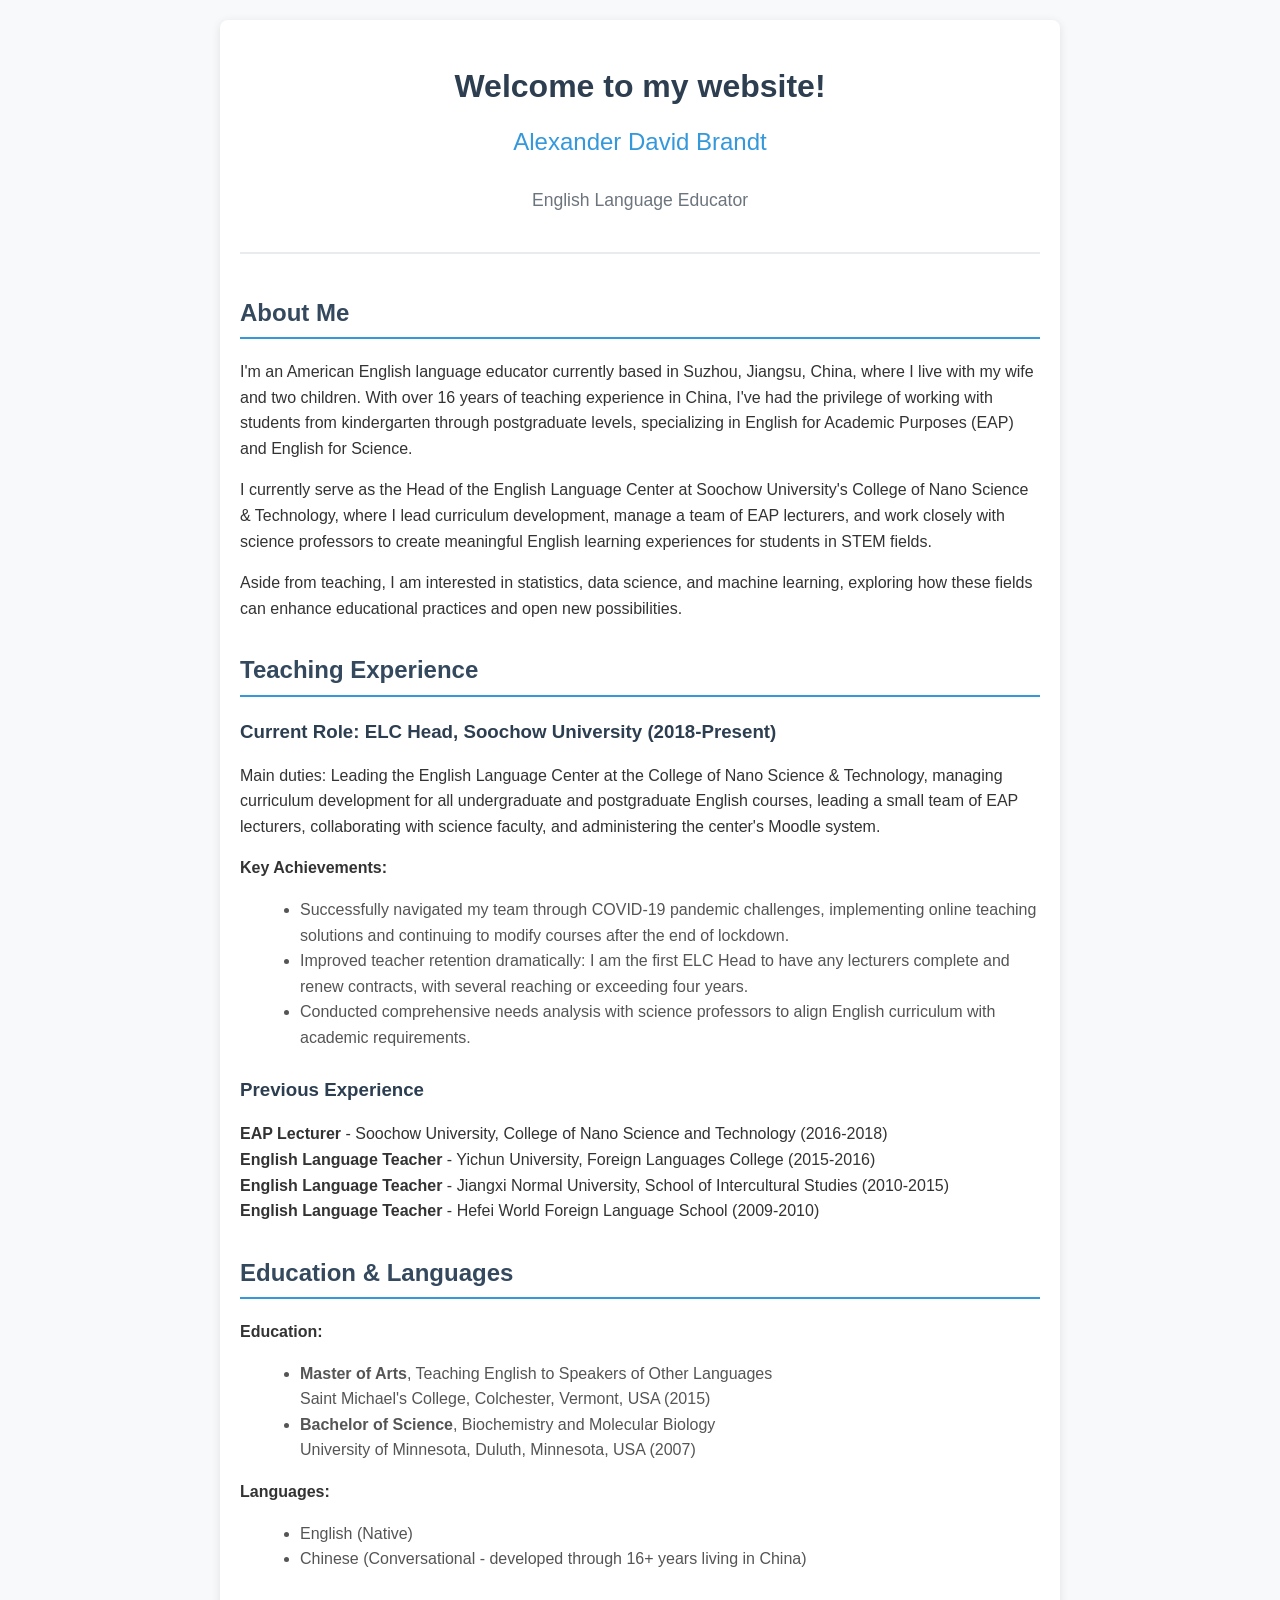
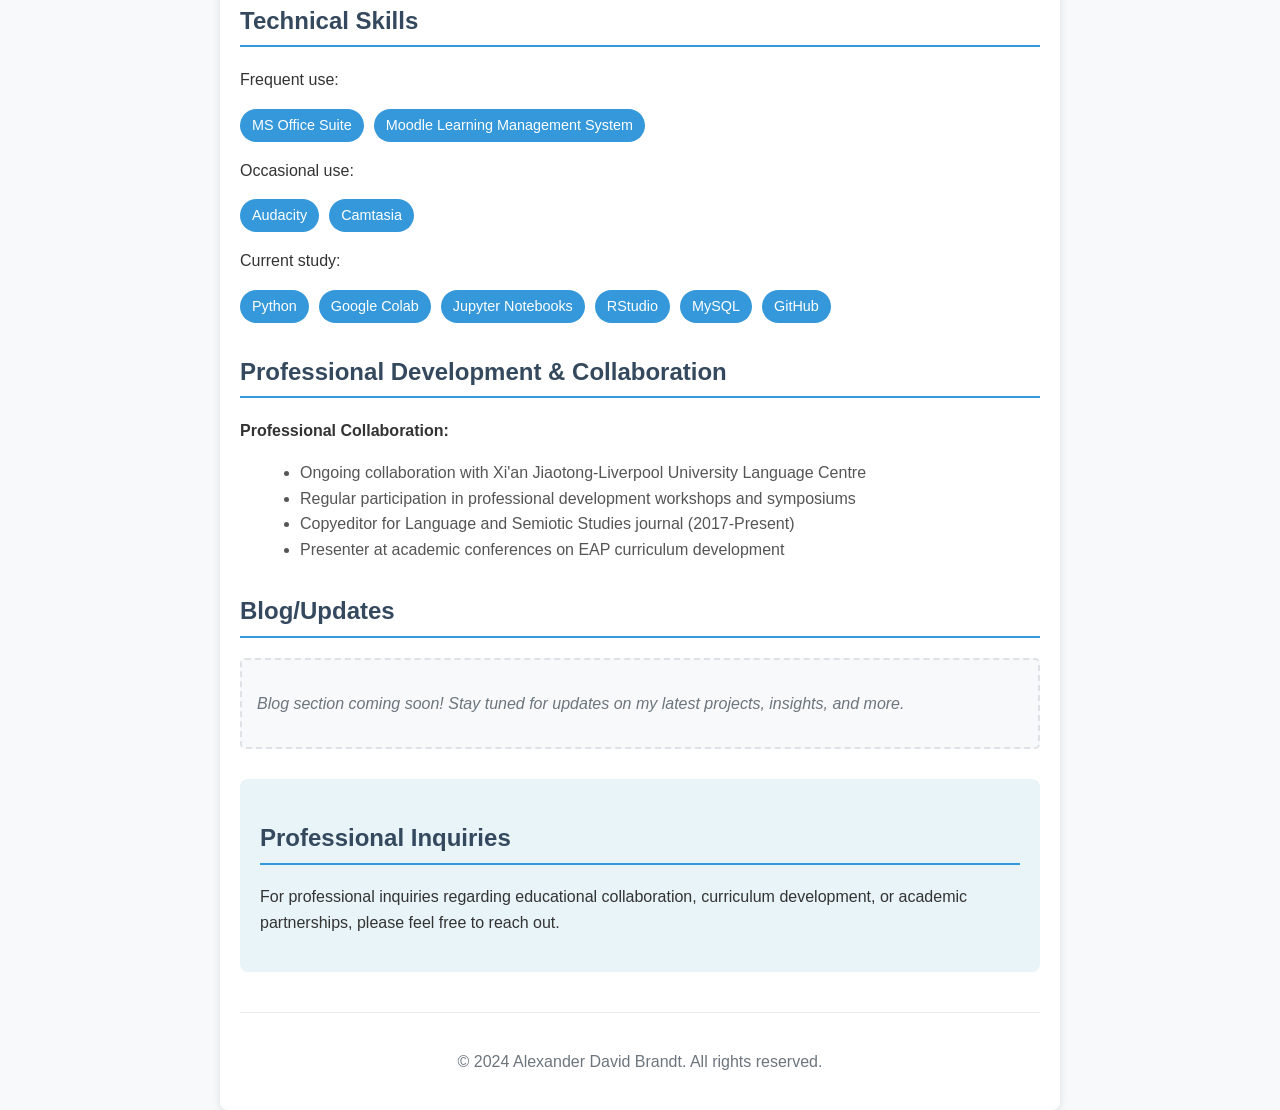
<file: index.html>
<!DOCTYPE html>
<html lang="en">
<head>
    <meta charset="UTF-8">
    <meta name="viewport" content="width=device-width, initial-scale=1.0">
    <title>Alexander Brandt - Personal Homepage</title>
    <style>
        body {
            font-family: -apple-system, BlinkMacSystemFont, 'Segoe UI', Roboto, Oxygen, Ubuntu, Cantarell, sans-serif;
            line-height: 1.6;
            margin: 0;
            padding: 0;
            background-color: #f8f9fa;
            color: #333;
        }
        .container {
            max-width: 800px;
            margin: 0 auto;
            padding: 20px;
            background-color: white;
            box-shadow: 0 2px 10px rgba(0,0,0,0.1);
            margin-top: 20px;
            border-radius: 8px;
        }
        header {
            text-align: center;
            margin-bottom: 40px;
            padding-bottom: 20px;
            border-bottom: 2px solid #e9ecef;
        }
        h1 {
            color: #2c3e50;
            margin-bottom: 10px;
        }
        h2 {
            color: #34495e;
            border-bottom: 2px solid #3498db;
            padding-bottom: 5px;
        }
        .section {
            margin-bottom: 30px;
        }
        .placeholder {
            background-color: #f8f9fa;
            border: 2px dashed #dee2e6;
            padding: 15px;
            margin: 10px 0;
            border-radius: 5px;
            color: #6c757d;
            font-style: italic;
        }
        .contact-info {
            background-color: #e8f4f8;
            padding: 20px;
            border-radius: 8px;
            margin-top: 30px;
        }
        .skills-list {
            display: flex;
            flex-wrap: wrap;
            gap: 10px;
            margin: 15px 0;
        }
        .skill-tag {
            background-color: #3498db;
            color: white;
            padding: 5px 12px;
            border-radius: 20px;
            font-size: 0.9em;
        }
        footer {
            text-align: center;
            margin-top: 40px;
            padding-top: 20px;
            border-top: 1px solid #e9ecef;
            color: #6c757d;
        }
    </style>
</head>
<body>
    <div class="container">
        <header>
            <h1>Welcome to my website!</h1>
            <h2 style="border: none; color: #3498db; font-weight: normal; margin-top: 10px;">Alexander David Brandt</h2>
            <p style="color: #6c757d; font-size: 1.1em;">English Language Educator</p>
        </header>

        <section class="section">
            <h2>About Me</h2>
            <p>I'm an American English language educator currently based in Suzhou, Jiangsu, China, where I live with my wife and two children. With over 16 years of teaching experience in China, I've had the privilege of working with students from kindergarten through postgraduate levels, specializing in English for Academic Purposes (EAP) and English for Science.</p>
            
            <p>I currently serve as the Head of the English Language Center at Soochow University's College of Nano Science & Technology, where I lead curriculum development, manage a team of EAP lecturers, and work closely with science professors to create meaningful English learning experiences for students in STEM fields.</p>
            
            <p>Aside from teaching, I am interested in statistics, data science, and machine learning, exploring how these fields can enhance educational practices and open new possibilities.</p>
        </section>

        <section class="section">
            <h2>Teaching Experience</h2>
            <h3 style="color: #2c3e50; margin-bottom: 10px;">Current Role: ELC Head, Soochow University (2018-Present)</h3>
            <p>Main duties: Leading the English Language Center at the College of Nano Science & Technology, managing curriculum development for all undergraduate and postgraduate English courses, leading a small team of EAP lecturers, collaborating with science faculty, and administering the center's Moodle system.</p>
            
            <p><strong>Key Achievements:</strong></p>
            <ul style="margin-left: 20px; color: #555;">
                <li>Successfully navigated my team through COVID-19 pandemic challenges, implementing online teaching solutions and continuing to modify courses after the end of lockdown.</li>
                <li>Improved teacher retention dramatically: I am the first ELC Head to have any lecturers complete and renew contracts, with several reaching or exceeding four years.</li>
                <li>Conducted comprehensive needs analysis with science professors to align English curriculum with academic requirements.</li>

            </ul>
            
            <h3 style="color: #2c3e50; margin-top: 25px; margin-bottom: 10px;">Previous Experience</h3>
            <p><strong>EAP Lecturer</strong> - Soochow University, College of Nano Science and Technology (2016-2018)<br>
            <strong>English Language Teacher</strong> - Yichun University, Foreign Languages College (2015-2016)<br>
            <strong>English Language Teacher</strong> - Jiangxi Normal University, School of Intercultural Studies (2010-2015)<br>
            <strong>English Language Teacher</strong> - Hefei World Foreign Language School (2009-2010)</p>
        </section>

       <section class="section">
            <h2>Education & Languages</h2>
            <p><strong>Education:</strong></p>
            <ul style="margin-left: 20px; color: #555;">
                <li><strong>Master of Arts</strong>, Teaching English to Speakers of Other Languages<br>
                    Saint Michael's College, Colchester, Vermont, USA (2015)</li>
                <li><strong>Bachelor of Science</strong>, Biochemistry and Molecular Biology<br>
                    University of Minnesota, Duluth, Minnesota, USA (2007)</li>
            </ul>
            
            <p><strong>Languages:</strong></p>
            <ul style="margin-left: 20px; color: #555;">
                <li>English (Native)</li>
                <li>Chinese (Conversational - developed through 16+ years living in China)</li>
            </ul>
        </section>


        <section class="section">
            <h2>Technical Skills</h2>
            <p>Frequent use:</p>
            <div class="skills-list">
                <span class="skill-tag">MS Office Suite</span>
                <span class="skill-tag">Moodle Learning Management System</span>
            </div>
            <p>Occasional use:</p>
            <div class="skills-list">
                <span class="skill-tag">Audacity</span>
                <span class="skill-tag">Camtasia</span>
            </div>
            <p>Current study:</p>
            <div class="skills-list">
                <span class="skill-tag">Python</span>
                <span class="skill-tag">Google Colab</span>
                <span class="skill-tag">Jupyter Notebooks</span>
                <span class="skill-tag">RStudio</span>
                <span class="skill-tag">MySQL</span>
                <span class="skill-tag">GitHub</span>
            </div>
        </section>

 

        <section class="section">
            <h2>Professional Development & Collaboration</h2>            
            <p><strong>Professional Collaboration:</strong></p>
            <ul style="margin-left: 20px; color: #555;">
                <li>Ongoing collaboration with Xi'an Jiaotong-Liverpool University Language Centre</li>
                <li>Regular participation in professional development workshops and symposiums</li>
                <li>Copyeditor for Language and Semiotic Studies journal (2017-Present)</li>
                <li>Presenter at academic conferences on EAP curriculum development</li>
            </ul>
        </section>

        <section class="section">
            <h2>Blog/Updates</h2>
            <div class="placeholder">
                <p>Blog section coming soon! Stay tuned for updates on my latest projects, insights, and more.</p>
            </div>
        </section>

        <div class="contact-info">
            <h2>Professional Inquiries</h2>
            <p>For professional inquiries regarding educational collaboration, curriculum development, or academic partnerships, please feel free to reach out.</p>
        </div>

        <footer>
            <p>&copy; 2024 Alexander David Brandt. All rights reserved.</p>
        </footer>
    </div>
</body>
</html>
</file>
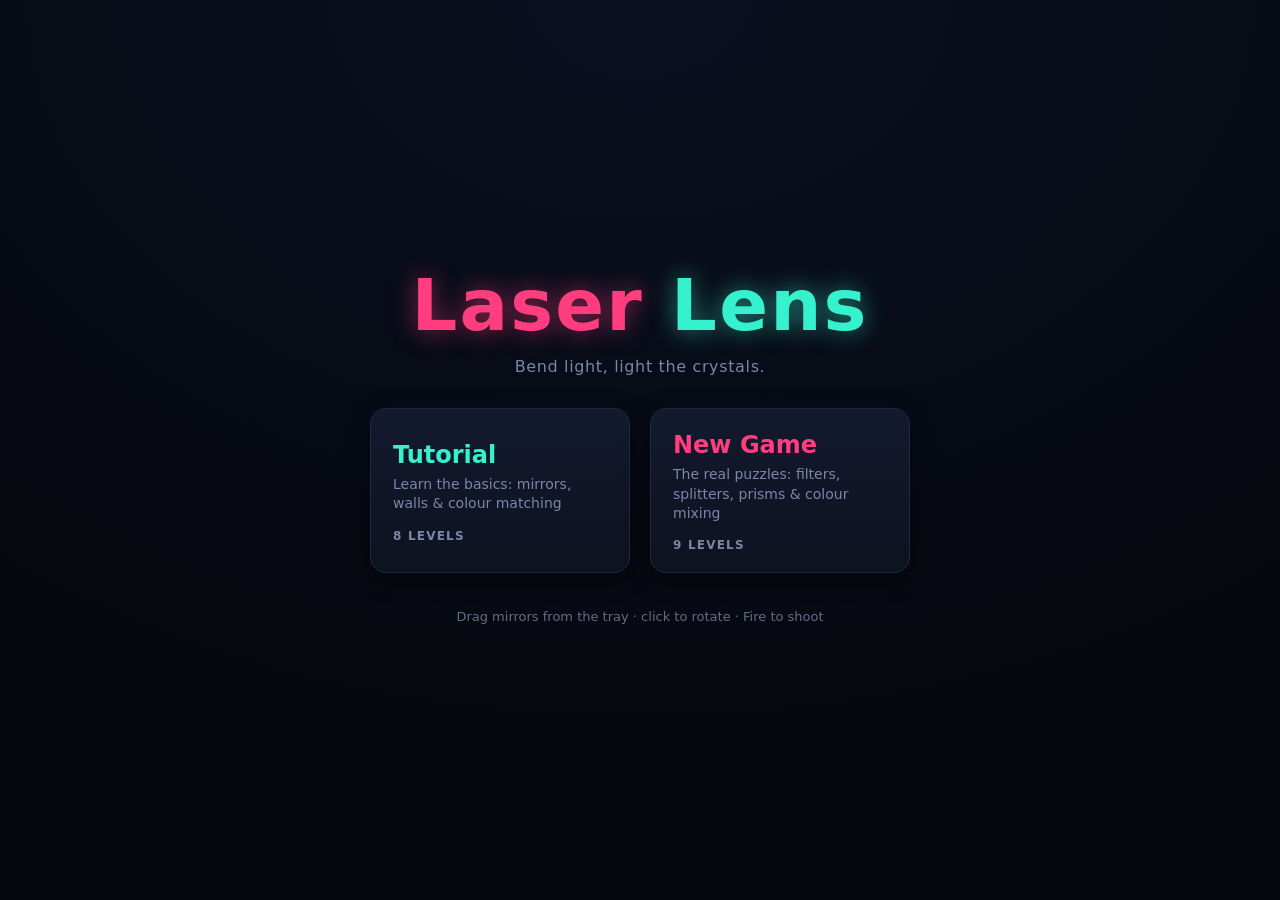
<file: projects/laser_lens/index.html>
<!doctype html>
<html lang="en">
  <head>
    <meta charset="UTF-8" />
    <meta name="viewport" content="width=device-width, initial-scale=1.0" />
    <title>Laser Lens</title>
    <link rel="stylesheet" href="./src/style.css" />
  </head>
  <body>
    <div id="app">
      <section id="menu" hidden>
        <h1 class="menu-logo">Laser&nbsp;<span>Lens</span></h1>
        <p class="menu-tagline">Bend light, light the crystals.</p>
        <div id="menu-packs"></div>
        <p class="menu-foot">Drag mirrors from the tray · click to rotate · Fire to shoot</p>
      </section>

      <header id="titlebar">
        <div class="title-left">
          <span id="round-label">ROUND 1</span>
        </div>
        <h1 class="title-logo">Laser&nbsp;<span>Lens</span></h1>
        <div class="title-right">
          <span class="score-label">SCORE</span>
          <span id="score-value">0</span>
        </div>
      </header>

      <main id="stage">
        <canvas id="field"></canvas>
        <div id="overlay"></div>
      </main>

      <footer id="hud">
        <section id="inventory" aria-label="Mirror inventory"></section>
        <div id="hint"></div>
        <div id="controls">
          <button id="btn-menu" class="btn btn-ghost" type="button">☰ Menu</button>
          <button id="btn-reset" class="btn btn-ghost" type="button">Reset</button>
          <button id="btn-fire" class="btn btn-fire" type="button">Fire!</button>
          <button id="btn-next" class="btn btn-next" type="button" hidden>Next ▶</button>
        </div>
      </footer>
    </div>
    <script type="module" src="./src/main.js"></script>
  </body>
</html>
</file>
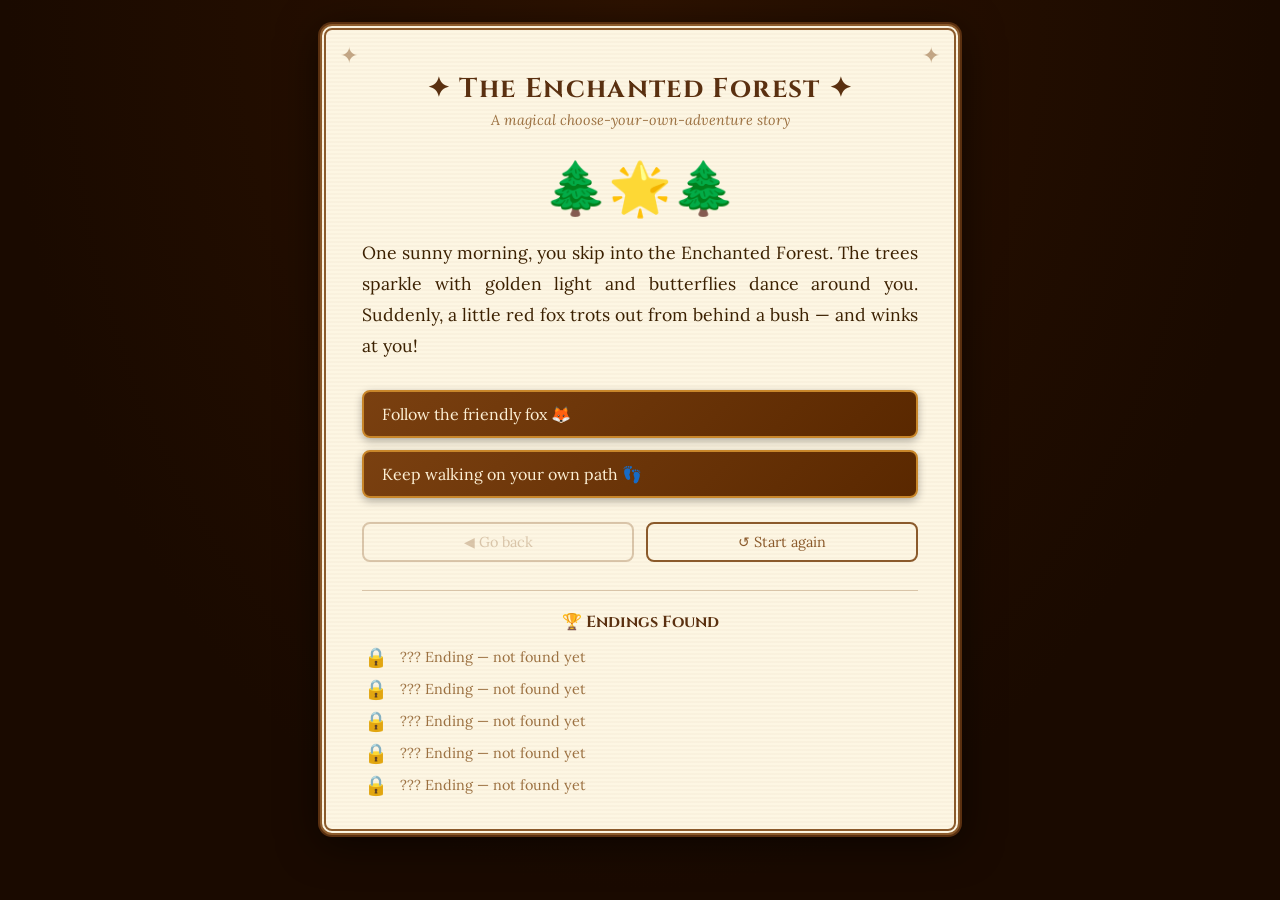
<file: projects/enchanted_forest.html>
<!DOCTYPE html>
<html lang="en">
<head>
  <meta charset="UTF-8" />
  <meta name="viewport" content="width=device-width, initial-scale=1.0" />
  <title>The Enchanted Forest</title>

  <!-- Google Fonts: Cinzel for the title (fancy), Lora for body (readable serif) -->
  <link rel="preconnect" href="https://fonts.googleapis.com" />
  <link
    href="https://fonts.googleapis.com/css2?family=Cinzel:wght@700&family=Lora:ital,wght@0,400;0,600;1,400&display=swap"
    rel="stylesheet"
  />

  <style>
    /* ── Global reset & page background ────────────────────────── */
    * { box-sizing: border-box; margin: 0; padding: 0; }

    body {
      min-height: 100vh;
      background-color: #1a0a00;          /* very dark brown outside the page */
      background-image:
        radial-gradient(ellipse at top,    #2d1200 0%, #1a0a00 70%);
      display: flex;
      flex-direction: column;
      align-items: center;
      justify-content: flex-start;
      padding: 24px 12px 48px;
      font-family: 'Lora', Georgia, serif;
    }

    /* ── The "parchment" card ───────────────────────────────────── */
    #card {
      background: #fdf6e3;               /* warm parchment colour */
      background-image:
        /* subtle noise texture using a repeating gradient trick */
        repeating-linear-gradient(
          0deg,
          transparent,
          transparent 2px,
          rgba(139, 90, 43, 0.03) 2px,
          rgba(139, 90, 43, 0.03) 4px
        );
      border: 6px double #8b5a2b;        /* double border = old book feel */
      border-radius: 12px;
      max-width: 640px;
      width: 100%;
      padding: 40px 36px 32px;
      box-shadow:
        0 0 0 2px #5a3010,
        0 8px 40px rgba(0,0,0,0.6);
      position: relative;
    }

    /* ── Decorative corner flourishes (pure CSS, no images) ─────── */
    #card::before, #card::after {
      content: "✦";
      position: absolute;
      font-size: 1.4rem;
      color: #8b5a2b;
      opacity: 0.5;
    }
    #card::before { top: 10px;  left: 14px; }
    #card::after  { top: 10px; right: 14px; }

    /* ── Page title ─────────────────────────────────────────────── */
    #title {
      font-family: 'Cinzel', serif;
      font-size: 1.7rem;
      text-align: center;
      color: #5a3010;
      letter-spacing: 0.05em;
      margin-bottom: 4px;
    }

    #subtitle {
      text-align: center;
      font-style: italic;
      color: #9b7040;
      font-size: 0.9rem;
      margin-bottom: 28px;
    }

    /* ── Illustration area (big emoji) ──────────────────────────── */
    #illustration {
      font-size: 3.2rem;
      text-align: center;
      line-height: 1.2;
      margin-bottom: 20px;
      min-height: 60px;
      transition: opacity 0.3s ease;
    }

    /* ── Story text ─────────────────────────────────────────────── */
    #story-text {
      font-size: 1.1rem;
      line-height: 1.75;
      color: #3b2000;
      text-align: justify;
      margin-bottom: 28px;
      min-height: 80px;
      transition: opacity 0.3s ease;
    }

    /* ── Choices container ──────────────────────────────────────── */
    #choices {
      display: flex;
      flex-direction: column;
      gap: 12px;
      margin-bottom: 24px;
    }

    /* Each choice button */
    .choice-btn {
      background: linear-gradient(135deg, #7a4010, #5a2800);
      color: #fdf0d5;
      border: 2px solid #c8862a;
      border-radius: 8px;
      padding: 12px 18px;
      font-family: 'Lora', serif;
      font-size: 1rem;
      cursor: pointer;
      text-align: left;
      transition: background 0.2s, transform 0.1s, box-shadow 0.2s;
      box-shadow: 0 3px 8px rgba(0,0,0,0.3);
    }

    .choice-btn:hover {
      background: linear-gradient(135deg, #9a5518, #7a3a08);
      transform: translateY(-2px);
      box-shadow: 0 6px 14px rgba(0,0,0,0.35);
    }

    .choice-btn:active { transform: translateY(0); }

    /* ── Ending badge (shown when a node has no choices) ────────── */
    #ending-badge {
      text-align: center;
      background: linear-gradient(135deg, #fff4c2, #ffe082);
      border: 2px solid #c8862a;
      border-radius: 10px;
      padding: 12px 20px;
      font-size: 1.05rem;
      font-weight: 600;
      color: #5a3010;
      display: none;            /* hidden until we reach an ending */
      margin-bottom: 24px;
      box-shadow: 0 2px 8px rgba(200,134,42,0.25);
    }

    /* ── Back & Restart buttons ─────────────────────────────────── */
    #nav-buttons {
      display: flex;
      gap: 12px;
      flex-wrap: wrap;
    }

    .nav-btn {
      flex: 1;
      background: transparent;
      color: #8b5a2b;
      border: 2px solid #8b5a2b;
      border-radius: 8px;
      padding: 9px 16px;
      font-family: 'Lora', serif;
      font-size: 0.9rem;
      cursor: pointer;
      transition: background 0.2s, color 0.2s;
    }

    .nav-btn:hover {
      background: #8b5a2b;
      color: #fdf6e3;
    }

    .nav-btn:disabled {
      opacity: 0.3;
      cursor: not-allowed;
    }

    /* ── Divider ────────────────────────────────────────────────── */
    .divider {
      border: none;
      border-top: 1px solid rgba(139, 90, 43, 0.3);
      margin: 28px 0 20px;
    }

    /* ── Endings collector ──────────────────────────────────────── */
    #endings-section h3 {
      font-family: 'Cinzel', serif;
      font-size: 1rem;
      color: #5a3010;
      margin-bottom: 12px;
      text-align: center;
    }

    #endings-list {
      display: flex;
      flex-direction: column;
      gap: 8px;
    }

    /* One row per possible ending */
    .ending-row {
      display: flex;
      align-items: center;
      gap: 10px;
      font-size: 0.9rem;
      color: #9b7040;
    }

    /* The little lock/star icon */
    .ending-icon {
      font-size: 1.2rem;
      width: 28px;
      text-align: center;
      flex-shrink: 0;
    }

    /* Discovered endings are highlighted */
    .ending-row.found {
      color: #3b2000;
      font-weight: 600;
    }
  </style>
</head>
<body>

  <!-- ────────────────────────────────────────────────────────────
       THE PARCHMENT CARD
       Everything the reader sees lives inside this one <div>.
  ──────────────────────────────────────────────────────────────── -->
  <div id="card">

    <h1 id="title">✦ The Enchanted Forest ✦</h1>
    <p  id="subtitle">A magical choose-your-own-adventure story</p>

    <!-- Illustration (big emoji, one line per scene) -->
    <div id="illustration">🌲🌟🌲</div>

    <!-- The story paragraph for the current scene -->
    <p id="story-text"></p>

    <!-- When an ending is reached, this badge appears -->
    <div id="ending-badge"></div>

    <!-- The choice buttons are inserted here by JavaScript -->
    <div id="choices"></div>

    <!-- Back and Restart buttons -->
    <div id="nav-buttons">
      <button class="nav-btn" id="back-btn"    onclick="goBack()">◀ Go back</button>
      <button class="nav-btn" id="restart-btn" onclick="goTo('start')">↺ Start again</button>
    </div>

    <hr class="divider" />

    <!-- Endings collector at the bottom of the card -->
    <div id="endings-section">
      <h3>🏆 Endings Found</h3>
      <div id="endings-list"></div>
    </div>

  </div><!-- end #card -->


  <script>
    // ==============================================================
    //  STORY DATA
    //
    //  This is the heart of the whole program.
    //  Think of it like a Python dictionary of dictionaries.
    //
    //  Each key (e.g. "start", "fox_path") is a "node" — one screen
    //  of story. Each node has:
    //
    //    emoji   : the illustration shown at the top
    //    text    : the story paragraph
    //    choices : an array (like a Python list) of objects.
    //              Each choice has:
    //                label  – the button text the reader clicks
    //                next   – the key of the node to jump to
    //    ending  : (optional) if this node is a final ending,
    //              this string names it for the collector
    //
    //  An empty choices array [ ] means it is a dead-end / ending.
    // ==============================================================
    const story = {

      start: {
        emoji: "🌲🌟🌲",
        text:  "One sunny morning, you skip into the Enchanted Forest. "
             + "The trees sparkle with golden light and butterflies dance around you. "
             + "Suddenly, a little red fox trots out from behind a bush — and winks at you!",
        choices: [
          { label: "Follow the friendly fox 🦊",       next: "fox_path"    },
          { label: "Keep walking on your own path 👣", next: "dragon_path" }
        ]
      },

      // ── Branch 1: following the fox ──────────────────────────────
      fox_path: {
        emoji: "🦊💧🪨",
        text:  "The fox leads you to a wide, sparkling river. "
             + "Smooth stepping stones hop across to the other side. "
             + "Just downstream, you spot a tiny wooden boat tied to a willow tree.",
        choices: [
          { label: "Hop across the stepping stones 🪨", next: "river_cross" },
          { label: "Take the little boat ⛵",            next: "river_boat"  }
        ]
      },

      river_cross: {
        emoji: "🏰👑🌸",
        text:  "Hop, hop, hop — you cross without getting your feet wet! "
             + "On the other side stands a gleaming castle with pink flags. "
             + "A friendly princess flings open the gate. "
             + "\"Welcome, brave traveller!\" she laughs. "
             + "She places a crown of flowers on your head, "
             + "and you both dance in the courtyard all afternoon. "
             + "What a wonderful day!",
        choices: [],
        ending: "👑 The Flower Crown Ending"
      },

      river_boat: {
        emoji: "⛵🌊🦆",
        text:  "You untie the little boat and drift gently downstream. "
             + "Silver fish leap beside you and a family of ducks paddles along, quacking happily. "
             + "The river carries you all the way home, right to your back garden! "
             + "You wave goodbye to the ducks. Best boat ride ever!",
        choices: [],
        ending: "⛵ The River Adventure Ending"
      },

      // ── Branch 2: keeping to your own path ───────────────────────
      dragon_path: {
        emoji: "🌿🐉💤",
        text:  "You follow a mossy path deeper into the forest. "
             + "Behind a big oak tree, a small purple dragon is fast asleep, "
             + "snoring tiny puffs of pink smoke. It looks rather cosy.",
        choices: [
          { label: "Gently wake it up 🐉",      next: "dragon_wake"  },
          { label: "Tiptoe past quietly 🤫",    next: "dragon_sneak" }
        ]
      },

      dragon_wake: {
        emoji: "🐉❤️🌤️",
        text:  "The dragon opens one big golden eye — then smiles the widest smile you've ever seen! "
             + "\"Oh hooray, a friend!\" it rumbles in a rumbly voice. "
             + "It scoops you gently onto its back and flaps up above the treetops. "
             + "You can see your whole village from up there! "
             + "The dragon drops you safely in your garden and blows a cheerful smoke ring goodbye.",
        choices: [],
        ending: "🐉 The Dragon Flight Ending"
      },

      dragon_sneak: {
        emoji: "🏡🍬✨",
        text:  "Tiptoe, tiptoe — past the dragon without a sound! "
             + "A little further on you find a cosy cottage "
             + "with a candy-cane door and a star-shaped window. "
             + "A kind old witch with a pointy hat peers out and waves.",
        choices: [
          { label: "Knock on the door 🍫",              next: "witch_door"  },
          { label: "Wave and walk on towards home 🌻",  next: "fairy_path"  }
        ]
      },

      witch_door: {
        emoji: "🍫☕🌙",
        text:  "The cottage smells of cinnamon and melted chocolate! "
             + "The witch gives you the most delicious hot cocoa you have ever tasted, "
             + "and a big bag of star-shaped biscuits to take home for your family. "
             + "That night, everyone has biscuits for pudding. Delicious!",
        choices: [],
        ending: "🍫 The Magic Cocoa Ending"
      },

      fairy_path: {
        emoji: "🧚‍♀️🌈🌼",
        text:  "You walk on through the trees. "
             + "Just as the path starts to look confusing, "
             + "a tiny glowing fairy zips around your head and giggles. "
             + "\"Lost? I know every path in this forest!\" "
             + "She leads you home along a trail scattered with rainbow flower petals. "
             + "At your front door she does a tiny spin and disappears in a shower of golden sparkles.",
        choices: [],
        ending: "🌈 The Rainbow Fairy Ending"
      }

    }; // ← end of story data


    // ==============================================================
    //  PROGRAM STATE
    //
    //  history  : an array (list) of node keys we've visited,
    //             used to power the Back button.
    //             e.g. ["start", "fox_path", "river_cross"]
    //
    //  foundEndings : a JavaScript Set (like a Python set)
    //                 that remembers which endings we've reached.
    // ==============================================================
    let history      = [];
    let foundEndings = new Set();


    // ==============================================================
    //  RENDER FUNCTION
    //
    //  goTo(nodeKey) is the main function.
    //  It looks up the node in the story object,
    //  then updates the page to show that scene.
    // ==============================================================
    function goTo(nodeKey) {

      // 1. Look up the node (like dict[key] in Python)
      const node = story[nodeKey];

      // 2. Push this key onto the history stack
      history.push(nodeKey);

      // 3. Grab references to the HTML elements we want to update
      const illustrationEl = document.getElementById('illustration');
      const textEl         = document.getElementById('story-text');
      const choicesEl      = document.getElementById('choices');
      const badgeEl        = document.getElementById('ending-badge');
      const backBtn        = document.getElementById('back-btn');

      // 4. Quick fade-out → update → fade-in for a smoother feel
      illustrationEl.style.opacity = '0';
      textEl.style.opacity         = '0';

      setTimeout(function() {

        // ── Update illustration and text ──────────────────────────
        illustrationEl.textContent = node.emoji;
        textEl.textContent         = node.text;

        // ── Build choice buttons ──────────────────────────────────
        // First clear any old buttons
        choicesEl.innerHTML = '';

        if (node.choices.length > 0) {
          // This node has choices: create a button for each one
          // (similar to: for choice in node["choices"]: ... in Python)
          node.choices.forEach(function(choice) {
            const btn = document.createElement('button');
            btn.className   = 'choice-btn';
            btn.textContent = choice.label;

            // When clicked, go to the next node
            // We use a closure here to "capture" the value of choice.next
            btn.onclick = function() { goTo(choice.next); };

            choicesEl.appendChild(btn);
          });
          badgeEl.style.display = 'none';

        } else {
          // No choices = this is an ending!
          badgeEl.textContent   = '🎉 THE END — ' + node.ending;
          badgeEl.style.display = 'block';

          // Add to the found-endings Set (duplicates are ignored automatically)
          foundEndings.add(nodeKey);
          updateEndingsCollector();
        }

        // ── Enable / disable the Back button ─────────────────────
        // history.length > 1 means there IS somewhere to go back to
        backBtn.disabled = (history.length <= 1);

        // ── Fade back in ──────────────────────────────────────────
        illustrationEl.style.transition = 'opacity 0.35s';
        textEl.style.transition         = 'opacity 0.35s';
        illustrationEl.style.opacity    = '1';
        textEl.style.opacity            = '1';

      }, 200); // wait 200ms for the fade-out before swapping content
    }


    // ==============================================================
    //  BACK FUNCTION
    //
    //  Pops the last key off the history stack and goes there.
    //  We pop twice: once for the current page, once to get the
    //  previous key (then goTo will push it back on).
    // ==============================================================
    function goBack() {
      if (history.length <= 1) return;   // already at the start
      history.pop();                     // remove current node
      const previousKey = history.pop(); // take the one before it
      goTo(previousKey);                 // go there (it gets re-pushed)
    }


    // ==============================================================
    //  ENDINGS COLLECTOR
    //
    //  Builds the list of all possible endings at the bottom,
    //  showing a lock 🔒 for undiscovered ones and the real name
    //  with a star ⭐ once found.
    // ==============================================================
    function updateEndingsCollector() {
      const listEl = document.getElementById('endings-list');
      listEl.innerHTML = '';   // clear and rebuild

      // Loop over every node in the story object
      // Object.entries() gives us [key, value] pairs, like dict.items()
      Object.entries(story).forEach(function([key, node]) {

        // Skip nodes that aren't endings
        if (!node.ending) return;

        const isFound = foundEndings.has(key);

        const row = document.createElement('div');
        row.className = 'ending-row' + (isFound ? ' found' : '');

        const icon = document.createElement('span');
        icon.className   = 'ending-icon';
        icon.textContent = isFound ? '⭐' : '🔒';

        const label = document.createElement('span');
        label.textContent = isFound ? node.ending : '??? Ending — not found yet';

        row.appendChild(icon);
        row.appendChild(label);
        listEl.appendChild(row);
      });
    }


    // ==============================================================
    //  STARTUP
    //
    //  When the page loads, build the endings list and go to "start".
    // ==============================================================
    updateEndingsCollector();
    goTo('start');

  </script>
</body>
</html>
</file>
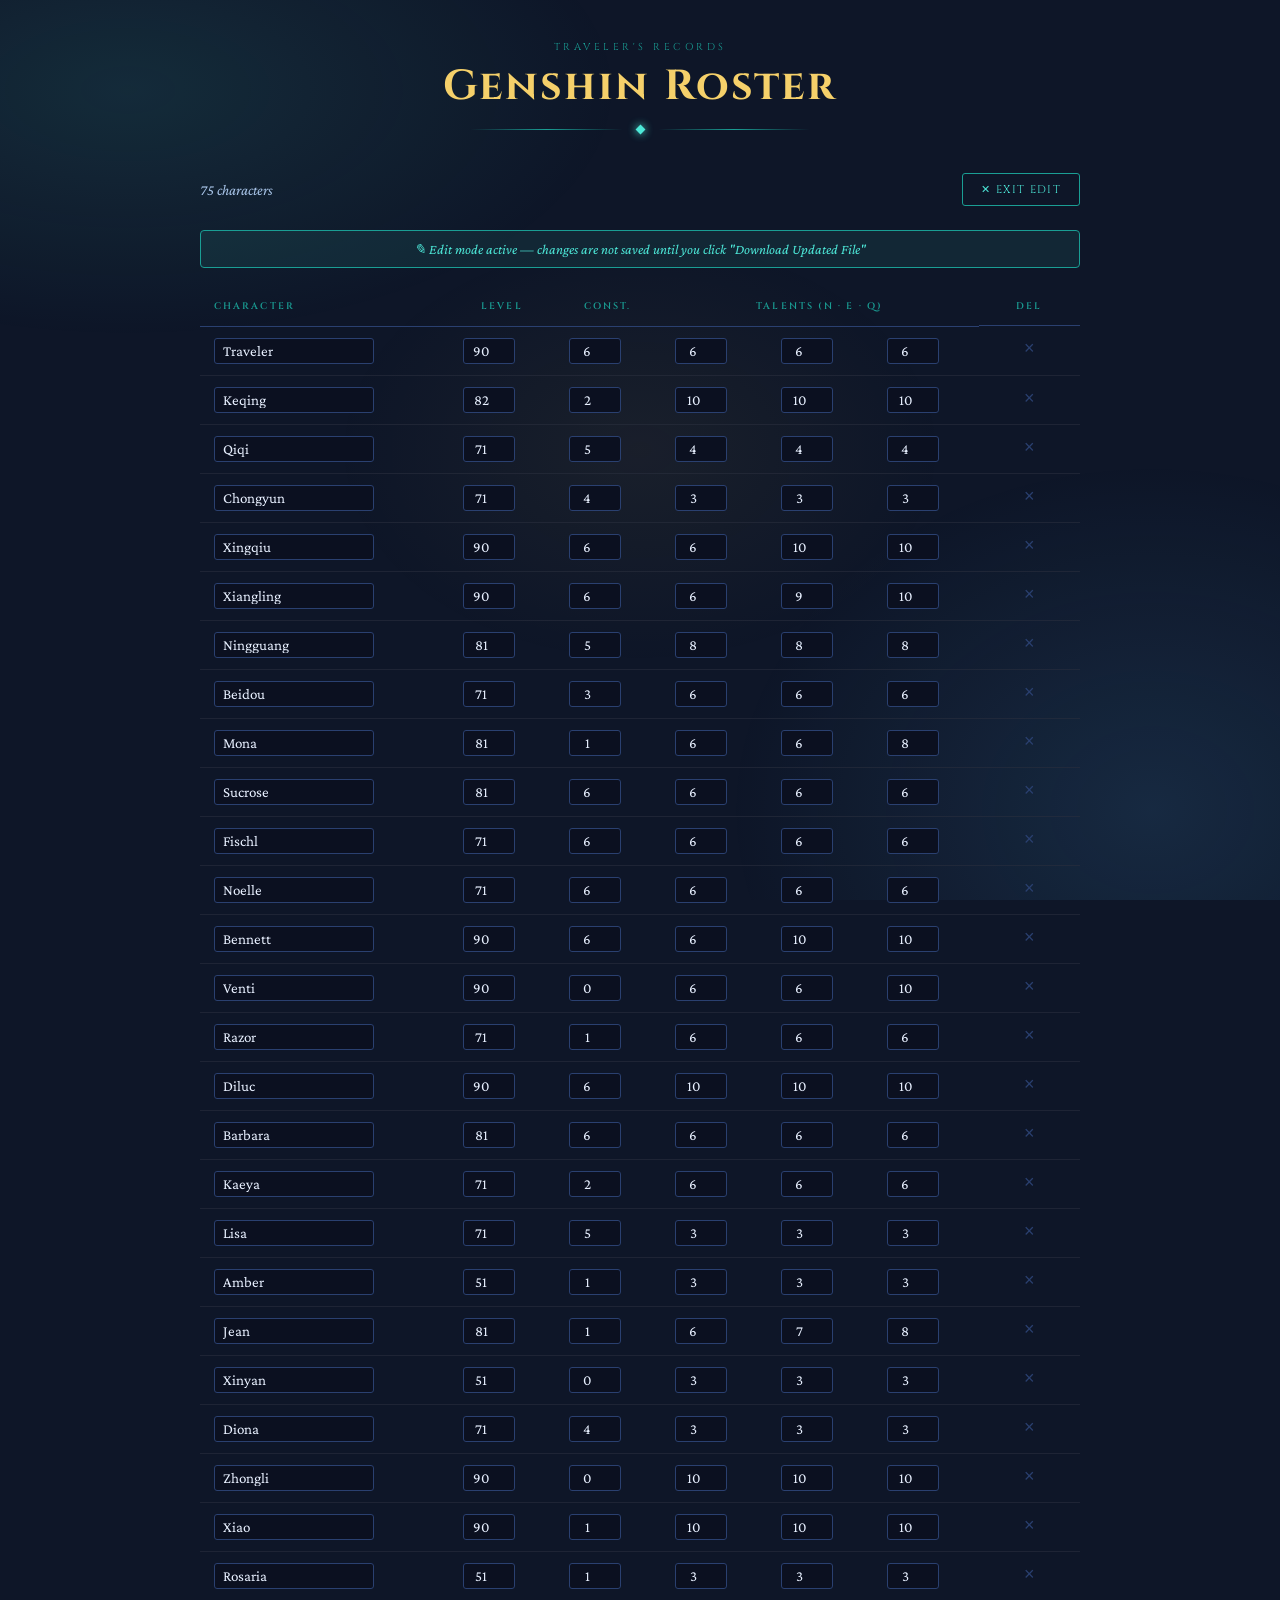
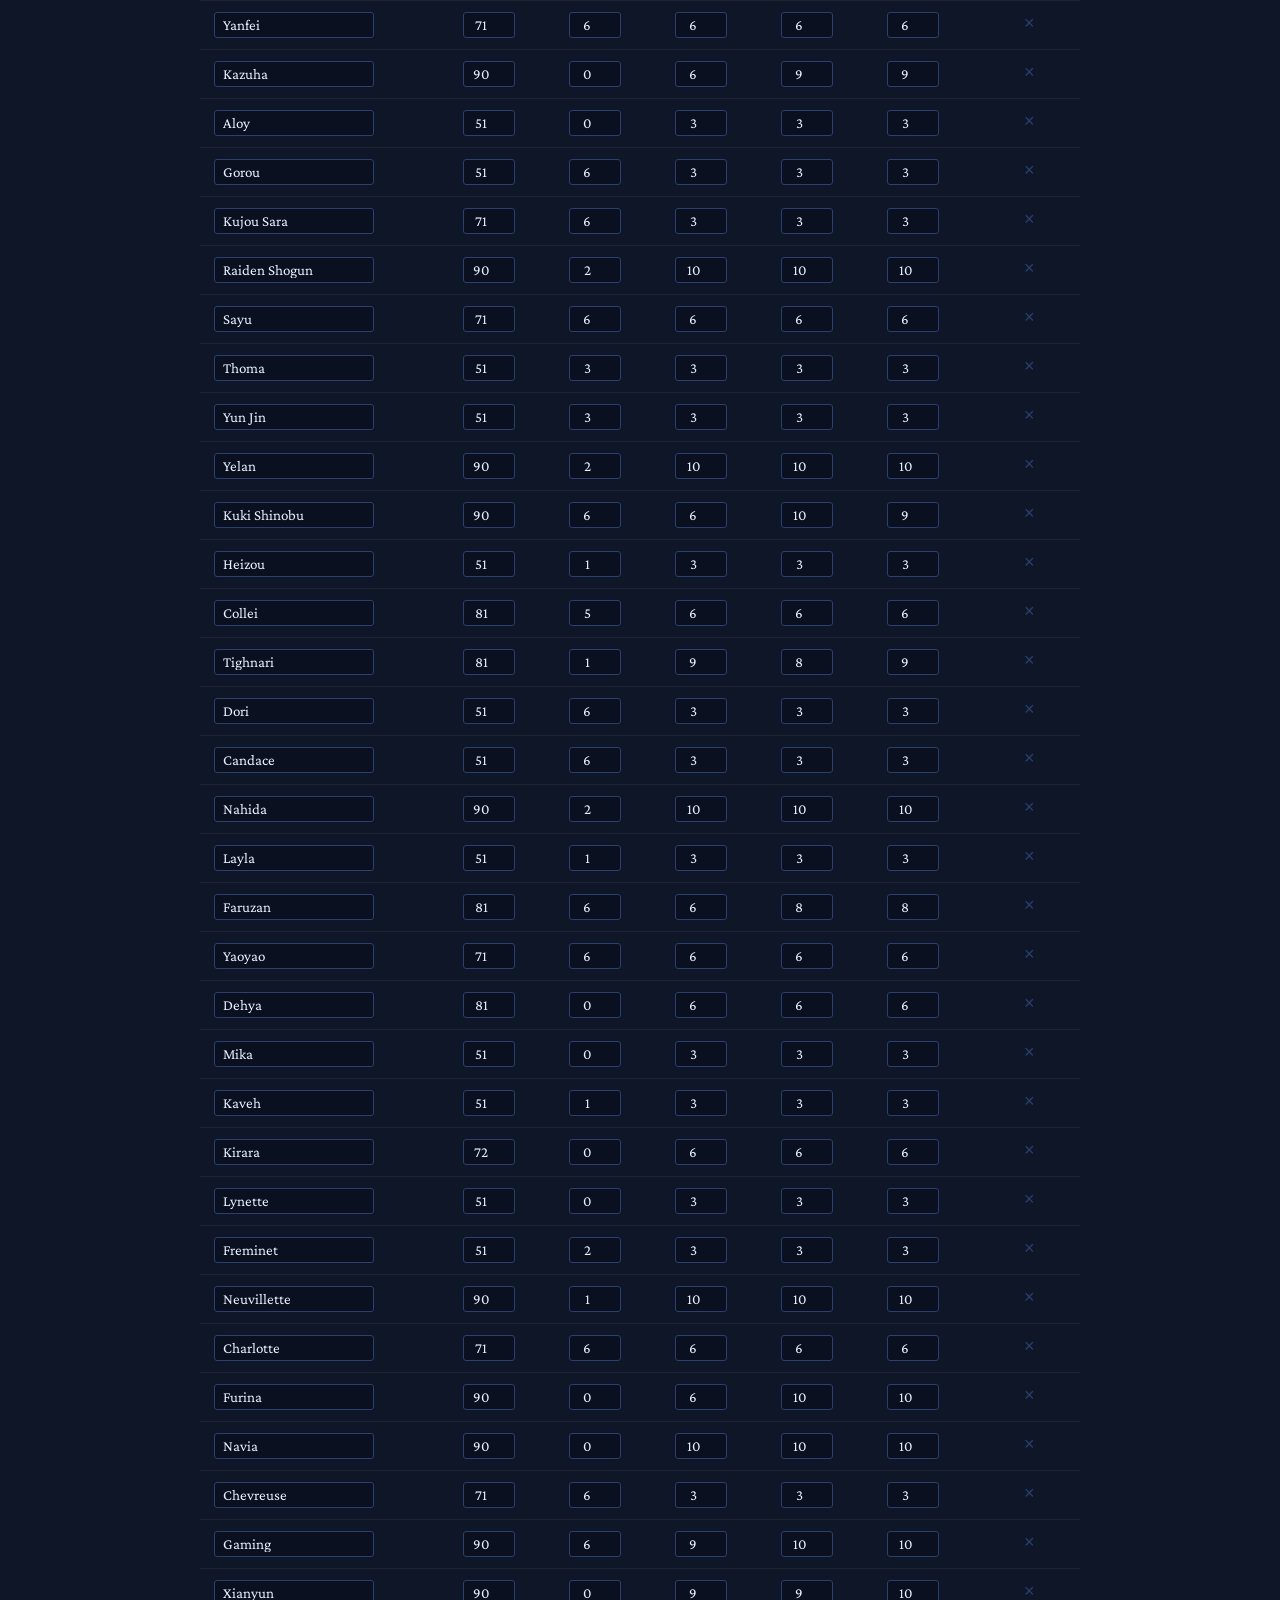
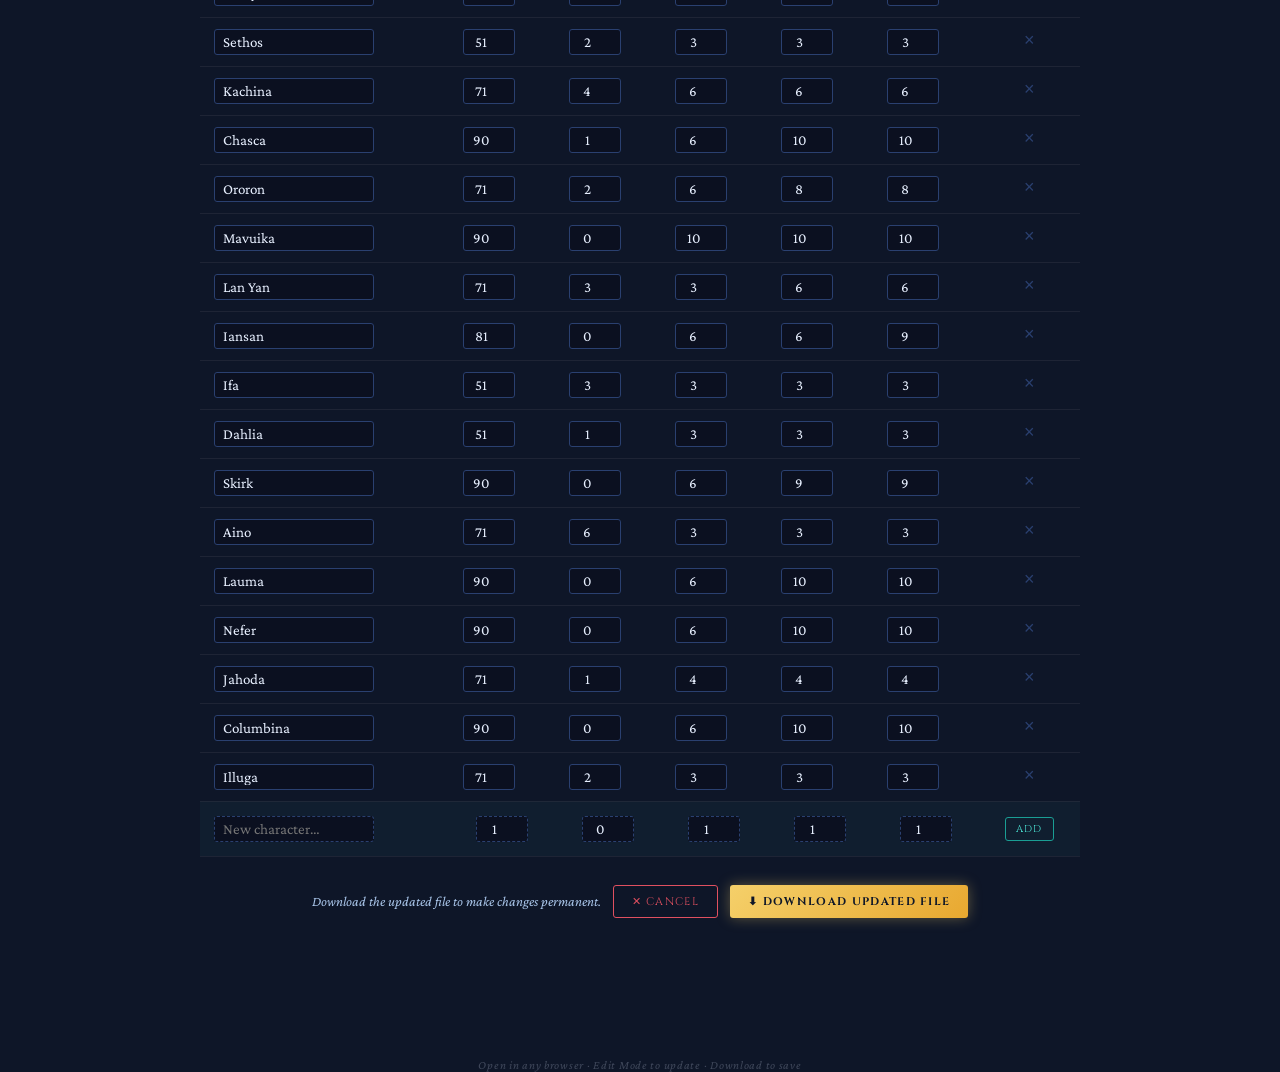
<file: projects/genshin_roster.html>
<html lang="en"><head>
<meta charset="UTF-8">
<meta name="viewport" content="width=device-width, initial-scale=1.0">
<title>Genshin Roster</title>
<link href="https://fonts.googleapis.com/css2?family=Cinzel:wght@400;600;700&amp;family=Crimson+Pro:ital,wght@0,300;0,400;1,300&amp;display=swap" rel="stylesheet">
<style>
  :root {
    --bg:        #0e1628;
    --surface:   #162040;
    --border:    #2a4070;
    --gold:      #f5d06a;
    --gold-dim:  #b8922a;
    --silver:    #a8c4e8;
    --white:     #e8f0ff;
    --danger:    #e05060;
    --edit-bg:   #1a2a50;
    --input-bg:  #0b1020;
    --teal:      #4de8d8;
    --teal-dim:  #1a9e94;
    --anemo:     #74e8c8;
    --geo:       #f5d06a;
    --electro:   #b490f0;
    --dendro:    #90d858;
    --hydro:     #58b8f8;
    --pyro:      #f88050;
    --cryo:      #a8e0f0;
  }

  * { box-sizing: border-box; margin: 0; padding: 0; }

  body {
    background: var(--bg);
    color: var(--white);
    font-family: 'Crimson Pro', Georgia, serif;
    font-size: 17px;
    min-height: 100vh;
  }

  /* ── Background texture ── */
  body::before {
    content: '';
    position: fixed; inset: 0;
    background:
      radial-gradient(ellipse 70% 50% at 10% 10%, rgba(77,232,216,.10) 0%, transparent 55%),
      radial-gradient(ellipse 60% 70% at 90% 90%, rgba(88,184,248,.12) 0%, transparent 55%),
      radial-gradient(ellipse 40% 40% at 50% 50%, rgba(245,208,106,.05) 0%, transparent 60%);
    pointer-events: none; z-index: 0;
  }

  main { position: relative; z-index: 1; max-width: 920px; margin: 0 auto; padding: 40px 20px 80px; }

  /* ── Header ── */
  header { text-align: center; margin-bottom: 40px; }
  .title-label {
    font-family: 'Cinzel', serif;
    font-size: 10px;
    letter-spacing: .35em;
    text-transform: uppercase;
    color: var(--teal-dim);
    margin-bottom: 10px;
  }
  h1 {
    font-family: 'Cinzel', serif;
    font-size: clamp(26px, 5vw, 42px);
    font-weight: 700;
    color: var(--gold);
    letter-spacing: .05em;
    line-height: 1.1;
  }
  .divider {
    display: flex; align-items: center; gap: 14px;
    margin: 16px auto 0; max-width: 340px;
  }
  .divider-line { flex: 1; height: 1px; background: linear-gradient(90deg, transparent, var(--teal-dim), transparent); }
  .divider-gem { width: 7px; height: 7px; background: var(--teal); transform: rotate(45deg); box-shadow: 0 0 8px var(--teal); }

  /* ── Controls bar ── */
  .controls {
    display: flex; align-items: center; justify-content: space-between;
    flex-wrap: wrap; gap: 12px;
    margin-bottom: 24px;
  }
  .char-count { color: var(--silver); font-style: italic; font-size: 15px; }

  .btn {
    font-family: 'Cinzel', serif;
    font-size: 11px;
    letter-spacing: .12em;
    text-transform: uppercase;
    border: none; cursor: pointer;
    padding: 8px 18px; border-radius: 3px;
    transition: all .18s;
  }
  .btn-ghost {
    background: transparent;
    border: 1px solid var(--teal-dim);
    color: var(--teal);
  }
  .btn-ghost:hover { background: rgba(77,232,216,.12); border-color: var(--teal); }
  .btn-primary {
    background: linear-gradient(135deg, #f5d06a, #e8a830);
    color: #0e1628;
    font-weight: 700;
    box-shadow: 0 0 14px rgba(245,208,106,.35);
  }
  .btn-primary:hover { background: linear-gradient(135deg, #fde090, #f5b840); box-shadow: 0 0 20px rgba(245,208,106,.5); }
  .btn-danger { background: transparent; border: 1px solid var(--danger); color: var(--danger); }
  .btn-danger:hover { background: rgba(192,80,90,.15); }

  #edit-banner {
    display: none;
    background: rgba(77,232,216,.08);
    border: 1px solid var(--teal-dim);
    border-radius: 4px;
    padding: 10px 18px;
    margin-bottom: 20px;
    font-style: italic;
    color: var(--teal);
    font-size: 14px;
    text-align: center;
  }
  #edit-banner.visible { display: block; }

  /* ── Table ── */
  .table-wrap { overflow-x: auto; }

  table {
    width: 100%;
    border-collapse: collapse;
    font-size: 15px;
  }

  thead th {
    font-family: 'Cinzel', serif;
    font-size: 9.5px;
    font-weight: 600;
    letter-spacing: .22em;
    text-transform: uppercase;
    color: var(--teal-dim);
    padding: 12px 14px;
    border-bottom: 1px solid var(--border);
    text-align: left;
    white-space: nowrap;
  }
  thead th.center { text-align: center; }

  tbody tr {
    border-bottom: 1px solid rgba(42,47,62,.6);
    transition: background .15s;
  }
  tbody tr:hover { background: rgba(77,232,216,.06); }

  td {
    padding: 11px 14px;
    vertical-align: middle;
    color: var(--white);
  }
  td.center { text-align: center; }

  .char-name {
    font-family: 'Cinzel', serif;
    font-size: 14px;
    font-weight: 600;
    color: var(--white);
    letter-spacing: .04em;
  }

  .level-val { color: var(--silver); }
  .level-val strong { color: var(--white); font-weight: 400; }

  .const-badge {
    display: inline-block;
    font-family: 'Cinzel', serif;
    font-size: 12px;
    font-weight: 600;
    width: 28px; height: 28px;
    line-height: 28px;
    text-align: center;
    border-radius: 50%;
    background: rgba(77,232,216,.10);
    border: 1px solid var(--teal-dim);
    color: var(--teal);
  }
  .const-badge.c6 { background: rgba(245,208,106,.25); border-color: var(--gold); color: var(--gold); box-shadow: 0 0 10px rgba(245,208,106,.4); }

  .talents { display: flex; gap: 6px; justify-content: center; }
  .t-pip {
    width: 26px; height: 22px;
    background: rgba(77,232,216,.06);
    border: 1px solid var(--border);
    border-radius: 3px;
    font-size: 12px;
    display: flex; align-items: center; justify-content: center;
    color: var(--silver);
    font-family: 'Cinzel', serif;
    font-weight: 600;
  }
  .t-pip.maxed {
    background: rgba(245,208,106,.20);
    border-color: var(--gold-dim);
    color: var(--gold);
    box-shadow: 0 0 6px rgba(245,208,106,.3);
  }

  /* ── Edit-mode inputs ── */
  .edit-only { display: none; }
  body.editing .edit-only { display: block; }
  body.editing .read-only { display: none; }
  body.editing tbody tr:hover { background: rgba(77,232,216,.08); }

  input[type=text], input[type=number] {
    background: var(--input-bg);
    border: 1px solid var(--border);
    border-radius: 3px;
    color: var(--white);
    font-family: 'Crimson Pro', serif;
    font-size: 15px;
    padding: 4px 8px;
    transition: border-color .15s;
    outline: none;
    width: 100%;
  }
  input[type=text]:focus, input[type=number]:focus {
    border-color: var(--teal-dim);
    background: #141824;
  }
  input[type=number] { text-align: center; }
  .name-input { max-width: 160px; font-family: 'Cinzel', serif; font-size: 13px; }
  .num-input  { max-width: 52px; }

  .del-btn {
    background: transparent; border: none;
    color: var(--border); cursor: pointer;
    font-size: 18px; line-height: 1;
    padding: 2px 6px; border-radius: 3px;
    transition: color .15s;
  }
  .del-btn:hover { color: var(--danger); }

  /* ── Add row ── */
  #add-row { display: none; }
  body.editing #add-row { display: table-row; }
  #add-row td { padding: 14px 14px; background: rgba(77,232,216,.04); border-top: 1px dashed var(--teal-dim); }
  #add-row input { border-style: dashed; }

  /* ── Save bar ── */
  #save-bar { display: none; margin-top: 28px; text-align: center; gap: 12px; flex-wrap: wrap; justify-content: center; }
  body.editing #save-bar { display: flex; }

  #save-msg { font-style: italic; color: var(--silver); font-size: 14px; align-self: center; }

  /* ── Footer ── */
  footer { text-align: center; margin-top: 60px; }
  footer p { font-size: 12px; color: rgba(154,163,184,.35); font-style: italic; letter-spacing: .06em; }
</style>
</head>
<body class="editing">
<main>
  <header>
    <p class="title-label">Traveler's Records</p>
    <h1>Genshin Roster</h1>
    <div class="divider">
      <span class="divider-line"></span>
      <span class="divider-gem"></span>
      <span class="divider-line"></span>
    </div>
  </header>

  <div class="controls">
    <p class="char-count" id="char-count">75 characters</p>
    <div style="display:flex;gap:10px;flex-wrap:wrap">
      <button class="btn btn-ghost" id="toggle-edit-btn" onclick="toggleEdit()">✕ Exit Edit</button>
    </div>
  </div>

  <div id="edit-banner" class="visible">
    ✎ Edit mode active — changes are not saved until you click "Download Updated File"
  </div>

  <div class="table-wrap">
    <table id="roster-table">
      <thead>
        <tr>
          <th>Character</th>
          <th class="center">Level</th>
          <th class="center">Const.</th>
          <th class="center" colspan="3">Talents (N · E · Q)</th>
          <th class="edit-only center">Del</th>
        </tr>
      </thead>
      <tbody id="tbody"><tr data-index="0">
      <td>
        <span class="char-name read-only">Traveler</span>
        <input class="edit-only name-input" type="text" value="Traveler" oninput="update(0,'name',this.value)" placeholder="Name">
      </td>
      <td class="center">
        <span class="level-val read-only"><strong>90</strong></span>
        <input class="edit-only num-input" type="number" value="90" min="1" max="90" oninput="update(0,'level',+this.value)">
      </td>
      <td class="center">
        <span class="const-badge c6 read-only">C6</span>
        <input class="edit-only num-input" type="number" value="6" min="0" max="6" oninput="update(0,'const',+this.value)">
      </td>
      <td class="center">
        <span class="t-pip read-only">6</span>
        <input class="edit-only num-input" type="number" value="6" min="1" max="13" oninput="update(0,'t1',+this.value)">
      </td>
      <td class="center">
        <span class="t-pip read-only">6</span>
        <input class="edit-only num-input" type="number" value="6" min="1" max="13" oninput="update(0,'t2',+this.value)">
      </td>
      <td class="center">
        <span class="t-pip read-only">6</span>
        <input class="edit-only num-input" type="number" value="6" min="1" max="13" oninput="update(0,'t3',+this.value)">
      </td>
      <td class="edit-only center">
        <button class="del-btn" onclick="deleteChar(0)" title="Delete">×</button>
      </td></tr><tr data-index="1">
      <td>
        <span class="char-name read-only">Keqing</span>
        <input class="edit-only name-input" type="text" value="Keqing" oninput="update(1,'name',this.value)" placeholder="Name">
      </td>
      <td class="center">
        <span class="level-val read-only"><strong>82</strong></span>
        <input class="edit-only num-input" type="number" value="82" min="1" max="90" oninput="update(1,'level',+this.value)">
      </td>
      <td class="center">
        <span class="const-badge read-only">C2</span>
        <input class="edit-only num-input" type="number" value="2" min="0" max="6" oninput="update(1,'const',+this.value)">
      </td>
      <td class="center">
        <span class="t-pip maxed read-only">10</span>
        <input class="edit-only num-input" type="number" value="10" min="1" max="13" oninput="update(1,'t1',+this.value)">
      </td>
      <td class="center">
        <span class="t-pip maxed read-only">10</span>
        <input class="edit-only num-input" type="number" value="10" min="1" max="13" oninput="update(1,'t2',+this.value)">
      </td>
      <td class="center">
        <span class="t-pip maxed read-only">10</span>
        <input class="edit-only num-input" type="number" value="10" min="1" max="13" oninput="update(1,'t3',+this.value)">
      </td>
      <td class="edit-only center">
        <button class="del-btn" onclick="deleteChar(1)" title="Delete">×</button>
      </td></tr><tr data-index="2">
      <td>
        <span class="char-name read-only">Qiqi</span>
        <input class="edit-only name-input" type="text" value="Qiqi" oninput="update(2,'name',this.value)" placeholder="Name">
      </td>
      <td class="center">
        <span class="level-val read-only"><strong>71</strong></span>
        <input class="edit-only num-input" type="number" value="71" min="1" max="90" oninput="update(2,'level',+this.value)">
      </td>
      <td class="center">
        <span class="const-badge read-only">C5</span>
        <input class="edit-only num-input" type="number" value="5" min="0" max="6" oninput="update(2,'const',+this.value)">
      </td>
      <td class="center">
        <span class="t-pip read-only">4</span>
        <input class="edit-only num-input" type="number" value="4" min="1" max="13" oninput="update(2,'t1',+this.value)">
      </td>
      <td class="center">
        <span class="t-pip read-only">4</span>
        <input class="edit-only num-input" type="number" value="4" min="1" max="13" oninput="update(2,'t2',+this.value)">
      </td>
      <td class="center">
        <span class="t-pip read-only">4</span>
        <input class="edit-only num-input" type="number" value="4" min="1" max="13" oninput="update(2,'t3',+this.value)">
      </td>
      <td class="edit-only center">
        <button class="del-btn" onclick="deleteChar(2)" title="Delete">×</button>
      </td></tr><tr data-index="3">
      <td>
        <span class="char-name read-only">Chongyun</span>
        <input class="edit-only name-input" type="text" value="Chongyun" oninput="update(3,'name',this.value)" placeholder="Name">
      </td>
      <td class="center">
        <span class="level-val read-only"><strong>71</strong></span>
        <input class="edit-only num-input" type="number" value="71" min="1" max="90" oninput="update(3,'level',+this.value)">
      </td>
      <td class="center">
        <span class="const-badge read-only">C4</span>
        <input class="edit-only num-input" type="number" value="4" min="0" max="6" oninput="update(3,'const',+this.value)">
      </td>
      <td class="center">
        <span class="t-pip read-only">3</span>
        <input class="edit-only num-input" type="number" value="3" min="1" max="13" oninput="update(3,'t1',+this.value)">
      </td>
      <td class="center">
        <span class="t-pip read-only">3</span>
        <input class="edit-only num-input" type="number" value="3" min="1" max="13" oninput="update(3,'t2',+this.value)">
      </td>
      <td class="center">
        <span class="t-pip read-only">3</span>
        <input class="edit-only num-input" type="number" value="3" min="1" max="13" oninput="update(3,'t3',+this.value)">
      </td>
      <td class="edit-only center">
        <button class="del-btn" onclick="deleteChar(3)" title="Delete">×</button>
      </td></tr><tr data-index="4">
      <td>
        <span class="char-name read-only">Xingqiu</span>
        <input class="edit-only name-input" type="text" value="Xingqiu" oninput="update(4,'name',this.value)" placeholder="Name">
      </td>
      <td class="center">
        <span class="level-val read-only"><strong>90</strong></span>
        <input class="edit-only num-input" type="number" value="90" min="1" max="90" oninput="update(4,'level',+this.value)">
      </td>
      <td class="center">
        <span class="const-badge c6 read-only">C6</span>
        <input class="edit-only num-input" type="number" value="6" min="0" max="6" oninput="update(4,'const',+this.value)">
      </td>
      <td class="center">
        <span class="t-pip read-only">6</span>
        <input class="edit-only num-input" type="number" value="6" min="1" max="13" oninput="update(4,'t1',+this.value)">
      </td>
      <td class="center">
        <span class="t-pip maxed read-only">10</span>
        <input class="edit-only num-input" type="number" value="10" min="1" max="13" oninput="update(4,'t2',+this.value)">
      </td>
      <td class="center">
        <span class="t-pip maxed read-only">10</span>
        <input class="edit-only num-input" type="number" value="10" min="1" max="13" oninput="update(4,'t3',+this.value)">
      </td>
      <td class="edit-only center">
        <button class="del-btn" onclick="deleteChar(4)" title="Delete">×</button>
      </td></tr><tr data-index="5">
      <td>
        <span class="char-name read-only">Xiangling</span>
        <input class="edit-only name-input" type="text" value="Xiangling" oninput="update(5,'name',this.value)" placeholder="Name">
      </td>
      <td class="center">
        <span class="level-val read-only"><strong>90</strong></span>
        <input class="edit-only num-input" type="number" value="90" min="1" max="90" oninput="update(5,'level',+this.value)">
      </td>
      <td class="center">
        <span class="const-badge c6 read-only">C6</span>
        <input class="edit-only num-input" type="number" value="6" min="0" max="6" oninput="update(5,'const',+this.value)">
      </td>
      <td class="center">
        <span class="t-pip read-only">6</span>
        <input class="edit-only num-input" type="number" value="6" min="1" max="13" oninput="update(5,'t1',+this.value)">
      </td>
      <td class="center">
        <span class="t-pip read-only">9</span>
        <input class="edit-only num-input" type="number" value="9" min="1" max="13" oninput="update(5,'t2',+this.value)">
      </td>
      <td class="center">
        <span class="t-pip maxed read-only">10</span>
        <input class="edit-only num-input" type="number" value="10" min="1" max="13" oninput="update(5,'t3',+this.value)">
      </td>
      <td class="edit-only center">
        <button class="del-btn" onclick="deleteChar(5)" title="Delete">×</button>
      </td></tr><tr data-index="6">
      <td>
        <span class="char-name read-only">Ningguang</span>
        <input class="edit-only name-input" type="text" value="Ningguang" oninput="update(6,'name',this.value)" placeholder="Name">
      </td>
      <td class="center">
        <span class="level-val read-only"><strong>81</strong></span>
        <input class="edit-only num-input" type="number" value="81" min="1" max="90" oninput="update(6,'level',+this.value)">
      </td>
      <td class="center">
        <span class="const-badge read-only">C5</span>
        <input class="edit-only num-input" type="number" value="5" min="0" max="6" oninput="update(6,'const',+this.value)">
      </td>
      <td class="center">
        <span class="t-pip read-only">8</span>
        <input class="edit-only num-input" type="number" value="8" min="1" max="13" oninput="update(6,'t1',+this.value)">
      </td>
      <td class="center">
        <span class="t-pip read-only">8</span>
        <input class="edit-only num-input" type="number" value="8" min="1" max="13" oninput="update(6,'t2',+this.value)">
      </td>
      <td class="center">
        <span class="t-pip read-only">8</span>
        <input class="edit-only num-input" type="number" value="8" min="1" max="13" oninput="update(6,'t3',+this.value)">
      </td>
      <td class="edit-only center">
        <button class="del-btn" onclick="deleteChar(6)" title="Delete">×</button>
      </td></tr><tr data-index="7">
      <td>
        <span class="char-name read-only">Beidou</span>
        <input class="edit-only name-input" type="text" value="Beidou" oninput="update(7,'name',this.value)" placeholder="Name">
      </td>
      <td class="center">
        <span class="level-val read-only"><strong>71</strong></span>
        <input class="edit-only num-input" type="number" value="71" min="1" max="90" oninput="update(7,'level',+this.value)">
      </td>
      <td class="center">
        <span class="const-badge read-only">C3</span>
        <input class="edit-only num-input" type="number" value="3" min="0" max="6" oninput="update(7,'const',+this.value)">
      </td>
      <td class="center">
        <span class="t-pip read-only">6</span>
        <input class="edit-only num-input" type="number" value="6" min="1" max="13" oninput="update(7,'t1',+this.value)">
      </td>
      <td class="center">
        <span class="t-pip read-only">6</span>
        <input class="edit-only num-input" type="number" value="6" min="1" max="13" oninput="update(7,'t2',+this.value)">
      </td>
      <td class="center">
        <span class="t-pip read-only">6</span>
        <input class="edit-only num-input" type="number" value="6" min="1" max="13" oninput="update(7,'t3',+this.value)">
      </td>
      <td class="edit-only center">
        <button class="del-btn" onclick="deleteChar(7)" title="Delete">×</button>
      </td></tr><tr data-index="8">
      <td>
        <span class="char-name read-only">Mona</span>
        <input class="edit-only name-input" type="text" value="Mona" oninput="update(8,'name',this.value)" placeholder="Name">
      </td>
      <td class="center">
        <span class="level-val read-only"><strong>81</strong></span>
        <input class="edit-only num-input" type="number" value="81" min="1" max="90" oninput="update(8,'level',+this.value)">
      </td>
      <td class="center">
        <span class="const-badge read-only">C1</span>
        <input class="edit-only num-input" type="number" value="1" min="0" max="6" oninput="update(8,'const',+this.value)">
      </td>
      <td class="center">
        <span class="t-pip read-only">6</span>
        <input class="edit-only num-input" type="number" value="6" min="1" max="13" oninput="update(8,'t1',+this.value)">
      </td>
      <td class="center">
        <span class="t-pip read-only">6</span>
        <input class="edit-only num-input" type="number" value="6" min="1" max="13" oninput="update(8,'t2',+this.value)">
      </td>
      <td class="center">
        <span class="t-pip read-only">8</span>
        <input class="edit-only num-input" type="number" value="8" min="1" max="13" oninput="update(8,'t3',+this.value)">
      </td>
      <td class="edit-only center">
        <button class="del-btn" onclick="deleteChar(8)" title="Delete">×</button>
      </td></tr><tr data-index="9">
      <td>
        <span class="char-name read-only">Sucrose</span>
        <input class="edit-only name-input" type="text" value="Sucrose" oninput="update(9,'name',this.value)" placeholder="Name">
      </td>
      <td class="center">
        <span class="level-val read-only"><strong>81</strong></span>
        <input class="edit-only num-input" type="number" value="81" min="1" max="90" oninput="update(9,'level',+this.value)">
      </td>
      <td class="center">
        <span class="const-badge c6 read-only">C6</span>
        <input class="edit-only num-input" type="number" value="6" min="0" max="6" oninput="update(9,'const',+this.value)">
      </td>
      <td class="center">
        <span class="t-pip read-only">6</span>
        <input class="edit-only num-input" type="number" value="6" min="1" max="13" oninput="update(9,'t1',+this.value)">
      </td>
      <td class="center">
        <span class="t-pip read-only">6</span>
        <input class="edit-only num-input" type="number" value="6" min="1" max="13" oninput="update(9,'t2',+this.value)">
      </td>
      <td class="center">
        <span class="t-pip read-only">6</span>
        <input class="edit-only num-input" type="number" value="6" min="1" max="13" oninput="update(9,'t3',+this.value)">
      </td>
      <td class="edit-only center">
        <button class="del-btn" onclick="deleteChar(9)" title="Delete">×</button>
      </td></tr><tr data-index="10">
      <td>
        <span class="char-name read-only">Fischl</span>
        <input class="edit-only name-input" type="text" value="Fischl" oninput="update(10,'name',this.value)" placeholder="Name">
      </td>
      <td class="center">
        <span class="level-val read-only"><strong>71</strong></span>
        <input class="edit-only num-input" type="number" value="71" min="1" max="90" oninput="update(10,'level',+this.value)">
      </td>
      <td class="center">
        <span class="const-badge c6 read-only">C6</span>
        <input class="edit-only num-input" type="number" value="6" min="0" max="6" oninput="update(10,'const',+this.value)">
      </td>
      <td class="center">
        <span class="t-pip read-only">6</span>
        <input class="edit-only num-input" type="number" value="6" min="1" max="13" oninput="update(10,'t1',+this.value)">
      </td>
      <td class="center">
        <span class="t-pip read-only">6</span>
        <input class="edit-only num-input" type="number" value="6" min="1" max="13" oninput="update(10,'t2',+this.value)">
      </td>
      <td class="center">
        <span class="t-pip read-only">6</span>
        <input class="edit-only num-input" type="number" value="6" min="1" max="13" oninput="update(10,'t3',+this.value)">
      </td>
      <td class="edit-only center">
        <button class="del-btn" onclick="deleteChar(10)" title="Delete">×</button>
      </td></tr><tr data-index="11">
      <td>
        <span class="char-name read-only">Noelle</span>
        <input class="edit-only name-input" type="text" value="Noelle" oninput="update(11,'name',this.value)" placeholder="Name">
      </td>
      <td class="center">
        <span class="level-val read-only"><strong>71</strong></span>
        <input class="edit-only num-input" type="number" value="71" min="1" max="90" oninput="update(11,'level',+this.value)">
      </td>
      <td class="center">
        <span class="const-badge c6 read-only">C6</span>
        <input class="edit-only num-input" type="number" value="6" min="0" max="6" oninput="update(11,'const',+this.value)">
      </td>
      <td class="center">
        <span class="t-pip read-only">6</span>
        <input class="edit-only num-input" type="number" value="6" min="1" max="13" oninput="update(11,'t1',+this.value)">
      </td>
      <td class="center">
        <span class="t-pip read-only">6</span>
        <input class="edit-only num-input" type="number" value="6" min="1" max="13" oninput="update(11,'t2',+this.value)">
      </td>
      <td class="center">
        <span class="t-pip read-only">6</span>
        <input class="edit-only num-input" type="number" value="6" min="1" max="13" oninput="update(11,'t3',+this.value)">
      </td>
      <td class="edit-only center">
        <button class="del-btn" onclick="deleteChar(11)" title="Delete">×</button>
      </td></tr><tr data-index="12">
      <td>
        <span class="char-name read-only">Bennett</span>
        <input class="edit-only name-input" type="text" value="Bennett" oninput="update(12,'name',this.value)" placeholder="Name">
      </td>
      <td class="center">
        <span class="level-val read-only"><strong>90</strong></span>
        <input class="edit-only num-input" type="number" value="90" min="1" max="90" oninput="update(12,'level',+this.value)">
      </td>
      <td class="center">
        <span class="const-badge c6 read-only">C6</span>
        <input class="edit-only num-input" type="number" value="6" min="0" max="6" oninput="update(12,'const',+this.value)">
      </td>
      <td class="center">
        <span class="t-pip read-only">6</span>
        <input class="edit-only num-input" type="number" value="6" min="1" max="13" oninput="update(12,'t1',+this.value)">
      </td>
      <td class="center">
        <span class="t-pip maxed read-only">10</span>
        <input class="edit-only num-input" type="number" value="10" min="1" max="13" oninput="update(12,'t2',+this.value)">
      </td>
      <td class="center">
        <span class="t-pip maxed read-only">10</span>
        <input class="edit-only num-input" type="number" value="10" min="1" max="13" oninput="update(12,'t3',+this.value)">
      </td>
      <td class="edit-only center">
        <button class="del-btn" onclick="deleteChar(12)" title="Delete">×</button>
      </td></tr><tr data-index="13">
      <td>
        <span class="char-name read-only">Venti</span>
        <input class="edit-only name-input" type="text" value="Venti" oninput="update(13,'name',this.value)" placeholder="Name">
      </td>
      <td class="center">
        <span class="level-val read-only"><strong>90</strong></span>
        <input class="edit-only num-input" type="number" value="90" min="1" max="90" oninput="update(13,'level',+this.value)">
      </td>
      <td class="center">
        <span class="const-badge read-only">C0</span>
        <input class="edit-only num-input" type="number" value="0" min="0" max="6" oninput="update(13,'const',+this.value)">
      </td>
      <td class="center">
        <span class="t-pip read-only">6</span>
        <input class="edit-only num-input" type="number" value="6" min="1" max="13" oninput="update(13,'t1',+this.value)">
      </td>
      <td class="center">
        <span class="t-pip read-only">6</span>
        <input class="edit-only num-input" type="number" value="6" min="1" max="13" oninput="update(13,'t2',+this.value)">
      </td>
      <td class="center">
        <span class="t-pip maxed read-only">10</span>
        <input class="edit-only num-input" type="number" value="10" min="1" max="13" oninput="update(13,'t3',+this.value)">
      </td>
      <td class="edit-only center">
        <button class="del-btn" onclick="deleteChar(13)" title="Delete">×</button>
      </td></tr><tr data-index="14">
      <td>
        <span class="char-name read-only">Razor</span>
        <input class="edit-only name-input" type="text" value="Razor" oninput="update(14,'name',this.value)" placeholder="Name">
      </td>
      <td class="center">
        <span class="level-val read-only"><strong>71</strong></span>
        <input class="edit-only num-input" type="number" value="71" min="1" max="90" oninput="update(14,'level',+this.value)">
      </td>
      <td class="center">
        <span class="const-badge read-only">C1</span>
        <input class="edit-only num-input" type="number" value="1" min="0" max="6" oninput="update(14,'const',+this.value)">
      </td>
      <td class="center">
        <span class="t-pip read-only">6</span>
        <input class="edit-only num-input" type="number" value="6" min="1" max="13" oninput="update(14,'t1',+this.value)">
      </td>
      <td class="center">
        <span class="t-pip read-only">6</span>
        <input class="edit-only num-input" type="number" value="6" min="1" max="13" oninput="update(14,'t2',+this.value)">
      </td>
      <td class="center">
        <span class="t-pip read-only">6</span>
        <input class="edit-only num-input" type="number" value="6" min="1" max="13" oninput="update(14,'t3',+this.value)">
      </td>
      <td class="edit-only center">
        <button class="del-btn" onclick="deleteChar(14)" title="Delete">×</button>
      </td></tr><tr data-index="15">
      <td>
        <span class="char-name read-only">Diluc</span>
        <input class="edit-only name-input" type="text" value="Diluc" oninput="update(15,'name',this.value)" placeholder="Name">
      </td>
      <td class="center">
        <span class="level-val read-only"><strong>90</strong></span>
        <input class="edit-only num-input" type="number" value="90" min="1" max="90" oninput="update(15,'level',+this.value)">
      </td>
      <td class="center">
        <span class="const-badge c6 read-only">C6</span>
        <input class="edit-only num-input" type="number" value="6" min="0" max="6" oninput="update(15,'const',+this.value)">
      </td>
      <td class="center">
        <span class="t-pip maxed read-only">10</span>
        <input class="edit-only num-input" type="number" value="10" min="1" max="13" oninput="update(15,'t1',+this.value)">
      </td>
      <td class="center">
        <span class="t-pip maxed read-only">10</span>
        <input class="edit-only num-input" type="number" value="10" min="1" max="13" oninput="update(15,'t2',+this.value)">
      </td>
      <td class="center">
        <span class="t-pip maxed read-only">10</span>
        <input class="edit-only num-input" type="number" value="10" min="1" max="13" oninput="update(15,'t3',+this.value)">
      </td>
      <td class="edit-only center">
        <button class="del-btn" onclick="deleteChar(15)" title="Delete">×</button>
      </td></tr><tr data-index="16">
      <td>
        <span class="char-name read-only">Barbara</span>
        <input class="edit-only name-input" type="text" value="Barbara" oninput="update(16,'name',this.value)" placeholder="Name">
      </td>
      <td class="center">
        <span class="level-val read-only"><strong>81</strong></span>
        <input class="edit-only num-input" type="number" value="81" min="1" max="90" oninput="update(16,'level',+this.value)">
      </td>
      <td class="center">
        <span class="const-badge c6 read-only">C6</span>
        <input class="edit-only num-input" type="number" value="6" min="0" max="6" oninput="update(16,'const',+this.value)">
      </td>
      <td class="center">
        <span class="t-pip read-only">6</span>
        <input class="edit-only num-input" type="number" value="6" min="1" max="13" oninput="update(16,'t1',+this.value)">
      </td>
      <td class="center">
        <span class="t-pip read-only">6</span>
        <input class="edit-only num-input" type="number" value="6" min="1" max="13" oninput="update(16,'t2',+this.value)">
      </td>
      <td class="center">
        <span class="t-pip read-only">6</span>
        <input class="edit-only num-input" type="number" value="6" min="1" max="13" oninput="update(16,'t3',+this.value)">
      </td>
      <td class="edit-only center">
        <button class="del-btn" onclick="deleteChar(16)" title="Delete">×</button>
      </td></tr><tr data-index="17">
      <td>
        <span class="char-name read-only">Kaeya</span>
        <input class="edit-only name-input" type="text" value="Kaeya" oninput="update(17,'name',this.value)" placeholder="Name">
      </td>
      <td class="center">
        <span class="level-val read-only"><strong>71</strong></span>
        <input class="edit-only num-input" type="number" value="71" min="1" max="90" oninput="update(17,'level',+this.value)">
      </td>
      <td class="center">
        <span class="const-badge read-only">C2</span>
        <input class="edit-only num-input" type="number" value="2" min="0" max="6" oninput="update(17,'const',+this.value)">
      </td>
      <td class="center">
        <span class="t-pip read-only">6</span>
        <input class="edit-only num-input" type="number" value="6" min="1" max="13" oninput="update(17,'t1',+this.value)">
      </td>
      <td class="center">
        <span class="t-pip read-only">6</span>
        <input class="edit-only num-input" type="number" value="6" min="1" max="13" oninput="update(17,'t2',+this.value)">
      </td>
      <td class="center">
        <span class="t-pip read-only">6</span>
        <input class="edit-only num-input" type="number" value="6" min="1" max="13" oninput="update(17,'t3',+this.value)">
      </td>
      <td class="edit-only center">
        <button class="del-btn" onclick="deleteChar(17)" title="Delete">×</button>
      </td></tr><tr data-index="18">
      <td>
        <span class="char-name read-only">Lisa</span>
        <input class="edit-only name-input" type="text" value="Lisa" oninput="update(18,'name',this.value)" placeholder="Name">
      </td>
      <td class="center">
        <span class="level-val read-only"><strong>71</strong></span>
        <input class="edit-only num-input" type="number" value="71" min="1" max="90" oninput="update(18,'level',+this.value)">
      </td>
      <td class="center">
        <span class="const-badge read-only">C5</span>
        <input class="edit-only num-input" type="number" value="5" min="0" max="6" oninput="update(18,'const',+this.value)">
      </td>
      <td class="center">
        <span class="t-pip read-only">3</span>
        <input class="edit-only num-input" type="number" value="3" min="1" max="13" oninput="update(18,'t1',+this.value)">
      </td>
      <td class="center">
        <span class="t-pip read-only">3</span>
        <input class="edit-only num-input" type="number" value="3" min="1" max="13" oninput="update(18,'t2',+this.value)">
      </td>
      <td class="center">
        <span class="t-pip read-only">3</span>
        <input class="edit-only num-input" type="number" value="3" min="1" max="13" oninput="update(18,'t3',+this.value)">
      </td>
      <td class="edit-only center">
        <button class="del-btn" onclick="deleteChar(18)" title="Delete">×</button>
      </td></tr><tr data-index="19">
      <td>
        <span class="char-name read-only">Amber</span>
        <input class="edit-only name-input" type="text" value="Amber" oninput="update(19,'name',this.value)" placeholder="Name">
      </td>
      <td class="center">
        <span class="level-val read-only"><strong>51</strong></span>
        <input class="edit-only num-input" type="number" value="51" min="1" max="90" oninput="update(19,'level',+this.value)">
      </td>
      <td class="center">
        <span class="const-badge read-only">C1</span>
        <input class="edit-only num-input" type="number" value="1" min="0" max="6" oninput="update(19,'const',+this.value)">
      </td>
      <td class="center">
        <span class="t-pip read-only">3</span>
        <input class="edit-only num-input" type="number" value="3" min="1" max="13" oninput="update(19,'t1',+this.value)">
      </td>
      <td class="center">
        <span class="t-pip read-only">3</span>
        <input class="edit-only num-input" type="number" value="3" min="1" max="13" oninput="update(19,'t2',+this.value)">
      </td>
      <td class="center">
        <span class="t-pip read-only">3</span>
        <input class="edit-only num-input" type="number" value="3" min="1" max="13" oninput="update(19,'t3',+this.value)">
      </td>
      <td class="edit-only center">
        <button class="del-btn" onclick="deleteChar(19)" title="Delete">×</button>
      </td></tr><tr data-index="20">
      <td>
        <span class="char-name read-only">Jean</span>
        <input class="edit-only name-input" type="text" value="Jean" oninput="update(20,'name',this.value)" placeholder="Name">
      </td>
      <td class="center">
        <span class="level-val read-only"><strong>81</strong></span>
        <input class="edit-only num-input" type="number" value="81" min="1" max="90" oninput="update(20,'level',+this.value)">
      </td>
      <td class="center">
        <span class="const-badge read-only">C1</span>
        <input class="edit-only num-input" type="number" value="1" min="0" max="6" oninput="update(20,'const',+this.value)">
      </td>
      <td class="center">
        <span class="t-pip read-only">6</span>
        <input class="edit-only num-input" type="number" value="6" min="1" max="13" oninput="update(20,'t1',+this.value)">
      </td>
      <td class="center">
        <span class="t-pip read-only">7</span>
        <input class="edit-only num-input" type="number" value="7" min="1" max="13" oninput="update(20,'t2',+this.value)">
      </td>
      <td class="center">
        <span class="t-pip read-only">8</span>
        <input class="edit-only num-input" type="number" value="8" min="1" max="13" oninput="update(20,'t3',+this.value)">
      </td>
      <td class="edit-only center">
        <button class="del-btn" onclick="deleteChar(20)" title="Delete">×</button>
      </td></tr><tr data-index="21">
      <td>
        <span class="char-name read-only">Xinyan</span>
        <input class="edit-only name-input" type="text" value="Xinyan" oninput="update(21,'name',this.value)" placeholder="Name">
      </td>
      <td class="center">
        <span class="level-val read-only"><strong>51</strong></span>
        <input class="edit-only num-input" type="number" value="51" min="1" max="90" oninput="update(21,'level',+this.value)">
      </td>
      <td class="center">
        <span class="const-badge read-only">C0</span>
        <input class="edit-only num-input" type="number" value="0" min="0" max="6" oninput="update(21,'const',+this.value)">
      </td>
      <td class="center">
        <span class="t-pip read-only">3</span>
        <input class="edit-only num-input" type="number" value="3" min="1" max="13" oninput="update(21,'t1',+this.value)">
      </td>
      <td class="center">
        <span class="t-pip read-only">3</span>
        <input class="edit-only num-input" type="number" value="3" min="1" max="13" oninput="update(21,'t2',+this.value)">
      </td>
      <td class="center">
        <span class="t-pip read-only">3</span>
        <input class="edit-only num-input" type="number" value="3" min="1" max="13" oninput="update(21,'t3',+this.value)">
      </td>
      <td class="edit-only center">
        <button class="del-btn" onclick="deleteChar(21)" title="Delete">×</button>
      </td></tr><tr data-index="22">
      <td>
        <span class="char-name read-only">Diona</span>
        <input class="edit-only name-input" type="text" value="Diona" oninput="update(22,'name',this.value)" placeholder="Name">
      </td>
      <td class="center">
        <span class="level-val read-only"><strong>71</strong></span>
        <input class="edit-only num-input" type="number" value="71" min="1" max="90" oninput="update(22,'level',+this.value)">
      </td>
      <td class="center">
        <span class="const-badge read-only">C4</span>
        <input class="edit-only num-input" type="number" value="4" min="0" max="6" oninput="update(22,'const',+this.value)">
      </td>
      <td class="center">
        <span class="t-pip read-only">3</span>
        <input class="edit-only num-input" type="number" value="3" min="1" max="13" oninput="update(22,'t1',+this.value)">
      </td>
      <td class="center">
        <span class="t-pip read-only">3</span>
        <input class="edit-only num-input" type="number" value="3" min="1" max="13" oninput="update(22,'t2',+this.value)">
      </td>
      <td class="center">
        <span class="t-pip read-only">3</span>
        <input class="edit-only num-input" type="number" value="3" min="1" max="13" oninput="update(22,'t3',+this.value)">
      </td>
      <td class="edit-only center">
        <button class="del-btn" onclick="deleteChar(22)" title="Delete">×</button>
      </td></tr><tr data-index="23">
      <td>
        <span class="char-name read-only">Zhongli</span>
        <input class="edit-only name-input" type="text" value="Zhongli" oninput="update(23,'name',this.value)" placeholder="Name">
      </td>
      <td class="center">
        <span class="level-val read-only"><strong>90</strong></span>
        <input class="edit-only num-input" type="number" value="90" min="1" max="90" oninput="update(23,'level',+this.value)">
      </td>
      <td class="center">
        <span class="const-badge read-only">C0</span>
        <input class="edit-only num-input" type="number" value="0" min="0" max="6" oninput="update(23,'const',+this.value)">
      </td>
      <td class="center">
        <span class="t-pip maxed read-only">10</span>
        <input class="edit-only num-input" type="number" value="10" min="1" max="13" oninput="update(23,'t1',+this.value)">
      </td>
      <td class="center">
        <span class="t-pip maxed read-only">10</span>
        <input class="edit-only num-input" type="number" value="10" min="1" max="13" oninput="update(23,'t2',+this.value)">
      </td>
      <td class="center">
        <span class="t-pip maxed read-only">10</span>
        <input class="edit-only num-input" type="number" value="10" min="1" max="13" oninput="update(23,'t3',+this.value)">
      </td>
      <td class="edit-only center">
        <button class="del-btn" onclick="deleteChar(23)" title="Delete">×</button>
      </td></tr><tr data-index="24">
      <td>
        <span class="char-name read-only">Xiao</span>
        <input class="edit-only name-input" type="text" value="Xiao" oninput="update(24,'name',this.value)" placeholder="Name">
      </td>
      <td class="center">
        <span class="level-val read-only"><strong>90</strong></span>
        <input class="edit-only num-input" type="number" value="90" min="1" max="90" oninput="update(24,'level',+this.value)">
      </td>
      <td class="center">
        <span class="const-badge read-only">C1</span>
        <input class="edit-only num-input" type="number" value="1" min="0" max="6" oninput="update(24,'const',+this.value)">
      </td>
      <td class="center">
        <span class="t-pip maxed read-only">10</span>
        <input class="edit-only num-input" type="number" value="10" min="1" max="13" oninput="update(24,'t1',+this.value)">
      </td>
      <td class="center">
        <span class="t-pip maxed read-only">10</span>
        <input class="edit-only num-input" type="number" value="10" min="1" max="13" oninput="update(24,'t2',+this.value)">
      </td>
      <td class="center">
        <span class="t-pip maxed read-only">10</span>
        <input class="edit-only num-input" type="number" value="10" min="1" max="13" oninput="update(24,'t3',+this.value)">
      </td>
      <td class="edit-only center">
        <button class="del-btn" onclick="deleteChar(24)" title="Delete">×</button>
      </td></tr><tr data-index="25">
      <td>
        <span class="char-name read-only">Rosaria</span>
        <input class="edit-only name-input" type="text" value="Rosaria" oninput="update(25,'name',this.value)" placeholder="Name">
      </td>
      <td class="center">
        <span class="level-val read-only"><strong>51</strong></span>
        <input class="edit-only num-input" type="number" value="51" min="1" max="90" oninput="update(25,'level',+this.value)">
      </td>
      <td class="center">
        <span class="const-badge read-only">C1</span>
        <input class="edit-only num-input" type="number" value="1" min="0" max="6" oninput="update(25,'const',+this.value)">
      </td>
      <td class="center">
        <span class="t-pip read-only">3</span>
        <input class="edit-only num-input" type="number" value="3" min="1" max="13" oninput="update(25,'t1',+this.value)">
      </td>
      <td class="center">
        <span class="t-pip read-only">3</span>
        <input class="edit-only num-input" type="number" value="3" min="1" max="13" oninput="update(25,'t2',+this.value)">
      </td>
      <td class="center">
        <span class="t-pip read-only">3</span>
        <input class="edit-only num-input" type="number" value="3" min="1" max="13" oninput="update(25,'t3',+this.value)">
      </td>
      <td class="edit-only center">
        <button class="del-btn" onclick="deleteChar(25)" title="Delete">×</button>
      </td></tr><tr data-index="26">
      <td>
        <span class="char-name read-only">Yanfei</span>
        <input class="edit-only name-input" type="text" value="Yanfei" oninput="update(26,'name',this.value)" placeholder="Name">
      </td>
      <td class="center">
        <span class="level-val read-only"><strong>71</strong></span>
        <input class="edit-only num-input" type="number" value="71" min="1" max="90" oninput="update(26,'level',+this.value)">
      </td>
      <td class="center">
        <span class="const-badge c6 read-only">C6</span>
        <input class="edit-only num-input" type="number" value="6" min="0" max="6" oninput="update(26,'const',+this.value)">
      </td>
      <td class="center">
        <span class="t-pip read-only">6</span>
        <input class="edit-only num-input" type="number" value="6" min="1" max="13" oninput="update(26,'t1',+this.value)">
      </td>
      <td class="center">
        <span class="t-pip read-only">6</span>
        <input class="edit-only num-input" type="number" value="6" min="1" max="13" oninput="update(26,'t2',+this.value)">
      </td>
      <td class="center">
        <span class="t-pip read-only">6</span>
        <input class="edit-only num-input" type="number" value="6" min="1" max="13" oninput="update(26,'t3',+this.value)">
      </td>
      <td class="edit-only center">
        <button class="del-btn" onclick="deleteChar(26)" title="Delete">×</button>
      </td></tr><tr data-index="27">
      <td>
        <span class="char-name read-only">Kazuha</span>
        <input class="edit-only name-input" type="text" value="Kazuha" oninput="update(27,'name',this.value)" placeholder="Name">
      </td>
      <td class="center">
        <span class="level-val read-only"><strong>90</strong></span>
        <input class="edit-only num-input" type="number" value="90" min="1" max="90" oninput="update(27,'level',+this.value)">
      </td>
      <td class="center">
        <span class="const-badge read-only">C0</span>
        <input class="edit-only num-input" type="number" value="0" min="0" max="6" oninput="update(27,'const',+this.value)">
      </td>
      <td class="center">
        <span class="t-pip read-only">6</span>
        <input class="edit-only num-input" type="number" value="6" min="1" max="13" oninput="update(27,'t1',+this.value)">
      </td>
      <td class="center">
        <span class="t-pip read-only">9</span>
        <input class="edit-only num-input" type="number" value="9" min="1" max="13" oninput="update(27,'t2',+this.value)">
      </td>
      <td class="center">
        <span class="t-pip read-only">9</span>
        <input class="edit-only num-input" type="number" value="9" min="1" max="13" oninput="update(27,'t3',+this.value)">
      </td>
      <td class="edit-only center">
        <button class="del-btn" onclick="deleteChar(27)" title="Delete">×</button>
      </td></tr><tr data-index="28">
      <td>
        <span class="char-name read-only">Aloy</span>
        <input class="edit-only name-input" type="text" value="Aloy" oninput="update(28,'name',this.value)" placeholder="Name">
      </td>
      <td class="center">
        <span class="level-val read-only"><strong>51</strong></span>
        <input class="edit-only num-input" type="number" value="51" min="1" max="90" oninput="update(28,'level',+this.value)">
      </td>
      <td class="center">
        <span class="const-badge read-only">C0</span>
        <input class="edit-only num-input" type="number" value="0" min="0" max="6" oninput="update(28,'const',+this.value)">
      </td>
      <td class="center">
        <span class="t-pip read-only">3</span>
        <input class="edit-only num-input" type="number" value="3" min="1" max="13" oninput="update(28,'t1',+this.value)">
      </td>
      <td class="center">
        <span class="t-pip read-only">3</span>
        <input class="edit-only num-input" type="number" value="3" min="1" max="13" oninput="update(28,'t2',+this.value)">
      </td>
      <td class="center">
        <span class="t-pip read-only">3</span>
        <input class="edit-only num-input" type="number" value="3" min="1" max="13" oninput="update(28,'t3',+this.value)">
      </td>
      <td class="edit-only center">
        <button class="del-btn" onclick="deleteChar(28)" title="Delete">×</button>
      </td></tr><tr data-index="29">
      <td>
        <span class="char-name read-only">Gorou</span>
        <input class="edit-only name-input" type="text" value="Gorou" oninput="update(29,'name',this.value)" placeholder="Name">
      </td>
      <td class="center">
        <span class="level-val read-only"><strong>51</strong></span>
        <input class="edit-only num-input" type="number" value="51" min="1" max="90" oninput="update(29,'level',+this.value)">
      </td>
      <td class="center">
        <span class="const-badge c6 read-only">C6</span>
        <input class="edit-only num-input" type="number" value="6" min="0" max="6" oninput="update(29,'const',+this.value)">
      </td>
      <td class="center">
        <span class="t-pip read-only">3</span>
        <input class="edit-only num-input" type="number" value="3" min="1" max="13" oninput="update(29,'t1',+this.value)">
      </td>
      <td class="center">
        <span class="t-pip read-only">3</span>
        <input class="edit-only num-input" type="number" value="3" min="1" max="13" oninput="update(29,'t2',+this.value)">
      </td>
      <td class="center">
        <span class="t-pip read-only">3</span>
        <input class="edit-only num-input" type="number" value="3" min="1" max="13" oninput="update(29,'t3',+this.value)">
      </td>
      <td class="edit-only center">
        <button class="del-btn" onclick="deleteChar(29)" title="Delete">×</button>
      </td></tr><tr data-index="30">
      <td>
        <span class="char-name read-only">Kujou Sara</span>
        <input class="edit-only name-input" type="text" value="Kujou Sara" oninput="update(30,'name',this.value)" placeholder="Name">
      </td>
      <td class="center">
        <span class="level-val read-only"><strong>71</strong></span>
        <input class="edit-only num-input" type="number" value="71" min="1" max="90" oninput="update(30,'level',+this.value)">
      </td>
      <td class="center">
        <span class="const-badge c6 read-only">C6</span>
        <input class="edit-only num-input" type="number" value="6" min="0" max="6" oninput="update(30,'const',+this.value)">
      </td>
      <td class="center">
        <span class="t-pip read-only">3</span>
        <input class="edit-only num-input" type="number" value="3" min="1" max="13" oninput="update(30,'t1',+this.value)">
      </td>
      <td class="center">
        <span class="t-pip read-only">3</span>
        <input class="edit-only num-input" type="number" value="3" min="1" max="13" oninput="update(30,'t2',+this.value)">
      </td>
      <td class="center">
        <span class="t-pip read-only">3</span>
        <input class="edit-only num-input" type="number" value="3" min="1" max="13" oninput="update(30,'t3',+this.value)">
      </td>
      <td class="edit-only center">
        <button class="del-btn" onclick="deleteChar(30)" title="Delete">×</button>
      </td></tr><tr data-index="31">
      <td>
        <span class="char-name read-only">Raiden Shogun</span>
        <input class="edit-only name-input" type="text" value="Raiden Shogun" oninput="update(31,'name',this.value)" placeholder="Name">
      </td>
      <td class="center">
        <span class="level-val read-only"><strong>90</strong></span>
        <input class="edit-only num-input" type="number" value="90" min="1" max="90" oninput="update(31,'level',+this.value)">
      </td>
      <td class="center">
        <span class="const-badge read-only">C2</span>
        <input class="edit-only num-input" type="number" value="2" min="0" max="6" oninput="update(31,'const',+this.value)">
      </td>
      <td class="center">
        <span class="t-pip maxed read-only">10</span>
        <input class="edit-only num-input" type="number" value="10" min="1" max="13" oninput="update(31,'t1',+this.value)">
      </td>
      <td class="center">
        <span class="t-pip maxed read-only">10</span>
        <input class="edit-only num-input" type="number" value="10" min="1" max="13" oninput="update(31,'t2',+this.value)">
      </td>
      <td class="center">
        <span class="t-pip maxed read-only">10</span>
        <input class="edit-only num-input" type="number" value="10" min="1" max="13" oninput="update(31,'t3',+this.value)">
      </td>
      <td class="edit-only center">
        <button class="del-btn" onclick="deleteChar(31)" title="Delete">×</button>
      </td></tr><tr data-index="32">
      <td>
        <span class="char-name read-only">Sayu</span>
        <input class="edit-only name-input" type="text" value="Sayu" oninput="update(32,'name',this.value)" placeholder="Name">
      </td>
      <td class="center">
        <span class="level-val read-only"><strong>71</strong></span>
        <input class="edit-only num-input" type="number" value="71" min="1" max="90" oninput="update(32,'level',+this.value)">
      </td>
      <td class="center">
        <span class="const-badge c6 read-only">C6</span>
        <input class="edit-only num-input" type="number" value="6" min="0" max="6" oninput="update(32,'const',+this.value)">
      </td>
      <td class="center">
        <span class="t-pip read-only">6</span>
        <input class="edit-only num-input" type="number" value="6" min="1" max="13" oninput="update(32,'t1',+this.value)">
      </td>
      <td class="center">
        <span class="t-pip read-only">6</span>
        <input class="edit-only num-input" type="number" value="6" min="1" max="13" oninput="update(32,'t2',+this.value)">
      </td>
      <td class="center">
        <span class="t-pip read-only">6</span>
        <input class="edit-only num-input" type="number" value="6" min="1" max="13" oninput="update(32,'t3',+this.value)">
      </td>
      <td class="edit-only center">
        <button class="del-btn" onclick="deleteChar(32)" title="Delete">×</button>
      </td></tr><tr data-index="33">
      <td>
        <span class="char-name read-only">Thoma</span>
        <input class="edit-only name-input" type="text" value="Thoma" oninput="update(33,'name',this.value)" placeholder="Name">
      </td>
      <td class="center">
        <span class="level-val read-only"><strong>51</strong></span>
        <input class="edit-only num-input" type="number" value="51" min="1" max="90" oninput="update(33,'level',+this.value)">
      </td>
      <td class="center">
        <span class="const-badge read-only">C3</span>
        <input class="edit-only num-input" type="number" value="3" min="0" max="6" oninput="update(33,'const',+this.value)">
      </td>
      <td class="center">
        <span class="t-pip read-only">3</span>
        <input class="edit-only num-input" type="number" value="3" min="1" max="13" oninput="update(33,'t1',+this.value)">
      </td>
      <td class="center">
        <span class="t-pip read-only">3</span>
        <input class="edit-only num-input" type="number" value="3" min="1" max="13" oninput="update(33,'t2',+this.value)">
      </td>
      <td class="center">
        <span class="t-pip read-only">3</span>
        <input class="edit-only num-input" type="number" value="3" min="1" max="13" oninput="update(33,'t3',+this.value)">
      </td>
      <td class="edit-only center">
        <button class="del-btn" onclick="deleteChar(33)" title="Delete">×</button>
      </td></tr><tr data-index="34">
      <td>
        <span class="char-name read-only">Yun Jin</span>
        <input class="edit-only name-input" type="text" value="Yun Jin" oninput="update(34,'name',this.value)" placeholder="Name">
      </td>
      <td class="center">
        <span class="level-val read-only"><strong>51</strong></span>
        <input class="edit-only num-input" type="number" value="51" min="1" max="90" oninput="update(34,'level',+this.value)">
      </td>
      <td class="center">
        <span class="const-badge read-only">C3</span>
        <input class="edit-only num-input" type="number" value="3" min="0" max="6" oninput="update(34,'const',+this.value)">
      </td>
      <td class="center">
        <span class="t-pip read-only">3</span>
        <input class="edit-only num-input" type="number" value="3" min="1" max="13" oninput="update(34,'t1',+this.value)">
      </td>
      <td class="center">
        <span class="t-pip read-only">3</span>
        <input class="edit-only num-input" type="number" value="3" min="1" max="13" oninput="update(34,'t2',+this.value)">
      </td>
      <td class="center">
        <span class="t-pip read-only">3</span>
        <input class="edit-only num-input" type="number" value="3" min="1" max="13" oninput="update(34,'t3',+this.value)">
      </td>
      <td class="edit-only center">
        <button class="del-btn" onclick="deleteChar(34)" title="Delete">×</button>
      </td></tr><tr data-index="35">
      <td>
        <span class="char-name read-only">Yelan</span>
        <input class="edit-only name-input" type="text" value="Yelan" oninput="update(35,'name',this.value)" placeholder="Name">
      </td>
      <td class="center">
        <span class="level-val read-only"><strong>90</strong></span>
        <input class="edit-only num-input" type="number" value="90" min="1" max="90" oninput="update(35,'level',+this.value)">
      </td>
      <td class="center">
        <span class="const-badge read-only">C2</span>
        <input class="edit-only num-input" type="number" value="2" min="0" max="6" oninput="update(35,'const',+this.value)">
      </td>
      <td class="center">
        <span class="t-pip maxed read-only">10</span>
        <input class="edit-only num-input" type="number" value="10" min="1" max="13" oninput="update(35,'t1',+this.value)">
      </td>
      <td class="center">
        <span class="t-pip maxed read-only">10</span>
        <input class="edit-only num-input" type="number" value="10" min="1" max="13" oninput="update(35,'t2',+this.value)">
      </td>
      <td class="center">
        <span class="t-pip maxed read-only">10</span>
        <input class="edit-only num-input" type="number" value="10" min="1" max="13" oninput="update(35,'t3',+this.value)">
      </td>
      <td class="edit-only center">
        <button class="del-btn" onclick="deleteChar(35)" title="Delete">×</button>
      </td></tr><tr data-index="36">
      <td>
        <span class="char-name read-only">Kuki Shinobu</span>
        <input class="edit-only name-input" type="text" value="Kuki Shinobu" oninput="update(36,'name',this.value)" placeholder="Name">
      </td>
      <td class="center">
        <span class="level-val read-only"><strong>90</strong></span>
        <input class="edit-only num-input" type="number" value="90" min="1" max="90" oninput="update(36,'level',+this.value)">
      </td>
      <td class="center">
        <span class="const-badge c6 read-only">C6</span>
        <input class="edit-only num-input" type="number" value="6" min="0" max="6" oninput="update(36,'const',+this.value)">
      </td>
      <td class="center">
        <span class="t-pip read-only">6</span>
        <input class="edit-only num-input" type="number" value="6" min="1" max="13" oninput="update(36,'t1',+this.value)">
      </td>
      <td class="center">
        <span class="t-pip maxed read-only">10</span>
        <input class="edit-only num-input" type="number" value="10" min="1" max="13" oninput="update(36,'t2',+this.value)">
      </td>
      <td class="center">
        <span class="t-pip read-only">9</span>
        <input class="edit-only num-input" type="number" value="9" min="1" max="13" oninput="update(36,'t3',+this.value)">
      </td>
      <td class="edit-only center">
        <button class="del-btn" onclick="deleteChar(36)" title="Delete">×</button>
      </td></tr><tr data-index="37">
      <td>
        <span class="char-name read-only">Heizou</span>
        <input class="edit-only name-input" type="text" value="Heizou" oninput="update(37,'name',this.value)" placeholder="Name">
      </td>
      <td class="center">
        <span class="level-val read-only"><strong>51</strong></span>
        <input class="edit-only num-input" type="number" value="51" min="1" max="90" oninput="update(37,'level',+this.value)">
      </td>
      <td class="center">
        <span class="const-badge read-only">C1</span>
        <input class="edit-only num-input" type="number" value="1" min="0" max="6" oninput="update(37,'const',+this.value)">
      </td>
      <td class="center">
        <span class="t-pip read-only">3</span>
        <input class="edit-only num-input" type="number" value="3" min="1" max="13" oninput="update(37,'t1',+this.value)">
      </td>
      <td class="center">
        <span class="t-pip read-only">3</span>
        <input class="edit-only num-input" type="number" value="3" min="1" max="13" oninput="update(37,'t2',+this.value)">
      </td>
      <td class="center">
        <span class="t-pip read-only">3</span>
        <input class="edit-only num-input" type="number" value="3" min="1" max="13" oninput="update(37,'t3',+this.value)">
      </td>
      <td class="edit-only center">
        <button class="del-btn" onclick="deleteChar(37)" title="Delete">×</button>
      </td></tr><tr data-index="38">
      <td>
        <span class="char-name read-only">Collei</span>
        <input class="edit-only name-input" type="text" value="Collei" oninput="update(38,'name',this.value)" placeholder="Name">
      </td>
      <td class="center">
        <span class="level-val read-only"><strong>81</strong></span>
        <input class="edit-only num-input" type="number" value="81" min="1" max="90" oninput="update(38,'level',+this.value)">
      </td>
      <td class="center">
        <span class="const-badge read-only">C5</span>
        <input class="edit-only num-input" type="number" value="5" min="0" max="6" oninput="update(38,'const',+this.value)">
      </td>
      <td class="center">
        <span class="t-pip read-only">6</span>
        <input class="edit-only num-input" type="number" value="6" min="1" max="13" oninput="update(38,'t1',+this.value)">
      </td>
      <td class="center">
        <span class="t-pip read-only">6</span>
        <input class="edit-only num-input" type="number" value="6" min="1" max="13" oninput="update(38,'t2',+this.value)">
      </td>
      <td class="center">
        <span class="t-pip read-only">6</span>
        <input class="edit-only num-input" type="number" value="6" min="1" max="13" oninput="update(38,'t3',+this.value)">
      </td>
      <td class="edit-only center">
        <button class="del-btn" onclick="deleteChar(38)" title="Delete">×</button>
      </td></tr><tr data-index="39">
      <td>
        <span class="char-name read-only">Tighnari</span>
        <input class="edit-only name-input" type="text" value="Tighnari" oninput="update(39,'name',this.value)" placeholder="Name">
      </td>
      <td class="center">
        <span class="level-val read-only"><strong>81</strong></span>
        <input class="edit-only num-input" type="number" value="81" min="1" max="90" oninput="update(39,'level',+this.value)">
      </td>
      <td class="center">
        <span class="const-badge read-only">C1</span>
        <input class="edit-only num-input" type="number" value="1" min="0" max="6" oninput="update(39,'const',+this.value)">
      </td>
      <td class="center">
        <span class="t-pip read-only">9</span>
        <input class="edit-only num-input" type="number" value="9" min="1" max="13" oninput="update(39,'t1',+this.value)">
      </td>
      <td class="center">
        <span class="t-pip read-only">8</span>
        <input class="edit-only num-input" type="number" value="8" min="1" max="13" oninput="update(39,'t2',+this.value)">
      </td>
      <td class="center">
        <span class="t-pip read-only">9</span>
        <input class="edit-only num-input" type="number" value="9" min="1" max="13" oninput="update(39,'t3',+this.value)">
      </td>
      <td class="edit-only center">
        <button class="del-btn" onclick="deleteChar(39)" title="Delete">×</button>
      </td></tr><tr data-index="40">
      <td>
        <span class="char-name read-only">Dori</span>
        <input class="edit-only name-input" type="text" value="Dori" oninput="update(40,'name',this.value)" placeholder="Name">
      </td>
      <td class="center">
        <span class="level-val read-only"><strong>51</strong></span>
        <input class="edit-only num-input" type="number" value="51" min="1" max="90" oninput="update(40,'level',+this.value)">
      </td>
      <td class="center">
        <span class="const-badge c6 read-only">C6</span>
        <input class="edit-only num-input" type="number" value="6" min="0" max="6" oninput="update(40,'const',+this.value)">
      </td>
      <td class="center">
        <span class="t-pip read-only">3</span>
        <input class="edit-only num-input" type="number" value="3" min="1" max="13" oninput="update(40,'t1',+this.value)">
      </td>
      <td class="center">
        <span class="t-pip read-only">3</span>
        <input class="edit-only num-input" type="number" value="3" min="1" max="13" oninput="update(40,'t2',+this.value)">
      </td>
      <td class="center">
        <span class="t-pip read-only">3</span>
        <input class="edit-only num-input" type="number" value="3" min="1" max="13" oninput="update(40,'t3',+this.value)">
      </td>
      <td class="edit-only center">
        <button class="del-btn" onclick="deleteChar(40)" title="Delete">×</button>
      </td></tr><tr data-index="41">
      <td>
        <span class="char-name read-only">Candace</span>
        <input class="edit-only name-input" type="text" value="Candace" oninput="update(41,'name',this.value)" placeholder="Name">
      </td>
      <td class="center">
        <span class="level-val read-only"><strong>51</strong></span>
        <input class="edit-only num-input" type="number" value="51" min="1" max="90" oninput="update(41,'level',+this.value)">
      </td>
      <td class="center">
        <span class="const-badge c6 read-only">C6</span>
        <input class="edit-only num-input" type="number" value="6" min="0" max="6" oninput="update(41,'const',+this.value)">
      </td>
      <td class="center">
        <span class="t-pip read-only">3</span>
        <input class="edit-only num-input" type="number" value="3" min="1" max="13" oninput="update(41,'t1',+this.value)">
      </td>
      <td class="center">
        <span class="t-pip read-only">3</span>
        <input class="edit-only num-input" type="number" value="3" min="1" max="13" oninput="update(41,'t2',+this.value)">
      </td>
      <td class="center">
        <span class="t-pip read-only">3</span>
        <input class="edit-only num-input" type="number" value="3" min="1" max="13" oninput="update(41,'t3',+this.value)">
      </td>
      <td class="edit-only center">
        <button class="del-btn" onclick="deleteChar(41)" title="Delete">×</button>
      </td></tr><tr data-index="42">
      <td>
        <span class="char-name read-only">Nahida</span>
        <input class="edit-only name-input" type="text" value="Nahida" oninput="update(42,'name',this.value)" placeholder="Name">
      </td>
      <td class="center">
        <span class="level-val read-only"><strong>90</strong></span>
        <input class="edit-only num-input" type="number" value="90" min="1" max="90" oninput="update(42,'level',+this.value)">
      </td>
      <td class="center">
        <span class="const-badge read-only">C2</span>
        <input class="edit-only num-input" type="number" value="2" min="0" max="6" oninput="update(42,'const',+this.value)">
      </td>
      <td class="center">
        <span class="t-pip maxed read-only">10</span>
        <input class="edit-only num-input" type="number" value="10" min="1" max="13" oninput="update(42,'t1',+this.value)">
      </td>
      <td class="center">
        <span class="t-pip maxed read-only">10</span>
        <input class="edit-only num-input" type="number" value="10" min="1" max="13" oninput="update(42,'t2',+this.value)">
      </td>
      <td class="center">
        <span class="t-pip maxed read-only">10</span>
        <input class="edit-only num-input" type="number" value="10" min="1" max="13" oninput="update(42,'t3',+this.value)">
      </td>
      <td class="edit-only center">
        <button class="del-btn" onclick="deleteChar(42)" title="Delete">×</button>
      </td></tr><tr data-index="43">
      <td>
        <span class="char-name read-only">Layla</span>
        <input class="edit-only name-input" type="text" value="Layla" oninput="update(43,'name',this.value)" placeholder="Name">
      </td>
      <td class="center">
        <span class="level-val read-only"><strong>51</strong></span>
        <input class="edit-only num-input" type="number" value="51" min="1" max="90" oninput="update(43,'level',+this.value)">
      </td>
      <td class="center">
        <span class="const-badge read-only">C1</span>
        <input class="edit-only num-input" type="number" value="1" min="0" max="6" oninput="update(43,'const',+this.value)">
      </td>
      <td class="center">
        <span class="t-pip read-only">3</span>
        <input class="edit-only num-input" type="number" value="3" min="1" max="13" oninput="update(43,'t1',+this.value)">
      </td>
      <td class="center">
        <span class="t-pip read-only">3</span>
        <input class="edit-only num-input" type="number" value="3" min="1" max="13" oninput="update(43,'t2',+this.value)">
      </td>
      <td class="center">
        <span class="t-pip read-only">3</span>
        <input class="edit-only num-input" type="number" value="3" min="1" max="13" oninput="update(43,'t3',+this.value)">
      </td>
      <td class="edit-only center">
        <button class="del-btn" onclick="deleteChar(43)" title="Delete">×</button>
      </td></tr><tr data-index="44">
      <td>
        <span class="char-name read-only">Faruzan</span>
        <input class="edit-only name-input" type="text" value="Faruzan" oninput="update(44,'name',this.value)" placeholder="Name">
      </td>
      <td class="center">
        <span class="level-val read-only"><strong>81</strong></span>
        <input class="edit-only num-input" type="number" value="81" min="1" max="90" oninput="update(44,'level',+this.value)">
      </td>
      <td class="center">
        <span class="const-badge c6 read-only">C6</span>
        <input class="edit-only num-input" type="number" value="6" min="0" max="6" oninput="update(44,'const',+this.value)">
      </td>
      <td class="center">
        <span class="t-pip read-only">6</span>
        <input class="edit-only num-input" type="number" value="6" min="1" max="13" oninput="update(44,'t1',+this.value)">
      </td>
      <td class="center">
        <span class="t-pip read-only">8</span>
        <input class="edit-only num-input" type="number" value="8" min="1" max="13" oninput="update(44,'t2',+this.value)">
      </td>
      <td class="center">
        <span class="t-pip read-only">8</span>
        <input class="edit-only num-input" type="number" value="8" min="1" max="13" oninput="update(44,'t3',+this.value)">
      </td>
      <td class="edit-only center">
        <button class="del-btn" onclick="deleteChar(44)" title="Delete">×</button>
      </td></tr><tr data-index="45">
      <td>
        <span class="char-name read-only">Yaoyao</span>
        <input class="edit-only name-input" type="text" value="Yaoyao" oninput="update(45,'name',this.value)" placeholder="Name">
      </td>
      <td class="center">
        <span class="level-val read-only"><strong>71</strong></span>
        <input class="edit-only num-input" type="number" value="71" min="1" max="90" oninput="update(45,'level',+this.value)">
      </td>
      <td class="center">
        <span class="const-badge c6 read-only">C6</span>
        <input class="edit-only num-input" type="number" value="6" min="0" max="6" oninput="update(45,'const',+this.value)">
      </td>
      <td class="center">
        <span class="t-pip read-only">6</span>
        <input class="edit-only num-input" type="number" value="6" min="1" max="13" oninput="update(45,'t1',+this.value)">
      </td>
      <td class="center">
        <span class="t-pip read-only">6</span>
        <input class="edit-only num-input" type="number" value="6" min="1" max="13" oninput="update(45,'t2',+this.value)">
      </td>
      <td class="center">
        <span class="t-pip read-only">6</span>
        <input class="edit-only num-input" type="number" value="6" min="1" max="13" oninput="update(45,'t3',+this.value)">
      </td>
      <td class="edit-only center">
        <button class="del-btn" onclick="deleteChar(45)" title="Delete">×</button>
      </td></tr><tr data-index="46">
      <td>
        <span class="char-name read-only">Dehya</span>
        <input class="edit-only name-input" type="text" value="Dehya" oninput="update(46,'name',this.value)" placeholder="Name">
      </td>
      <td class="center">
        <span class="level-val read-only"><strong>81</strong></span>
        <input class="edit-only num-input" type="number" value="81" min="1" max="90" oninput="update(46,'level',+this.value)">
      </td>
      <td class="center">
        <span class="const-badge read-only">C0</span>
        <input class="edit-only num-input" type="number" value="0" min="0" max="6" oninput="update(46,'const',+this.value)">
      </td>
      <td class="center">
        <span class="t-pip read-only">6</span>
        <input class="edit-only num-input" type="number" value="6" min="1" max="13" oninput="update(46,'t1',+this.value)">
      </td>
      <td class="center">
        <span class="t-pip read-only">6</span>
        <input class="edit-only num-input" type="number" value="6" min="1" max="13" oninput="update(46,'t2',+this.value)">
      </td>
      <td class="center">
        <span class="t-pip read-only">6</span>
        <input class="edit-only num-input" type="number" value="6" min="1" max="13" oninput="update(46,'t3',+this.value)">
      </td>
      <td class="edit-only center">
        <button class="del-btn" onclick="deleteChar(46)" title="Delete">×</button>
      </td></tr><tr data-index="47">
      <td>
        <span class="char-name read-only">Mika</span>
        <input class="edit-only name-input" type="text" value="Mika" oninput="update(47,'name',this.value)" placeholder="Name">
      </td>
      <td class="center">
        <span class="level-val read-only"><strong>51</strong></span>
        <input class="edit-only num-input" type="number" value="51" min="1" max="90" oninput="update(47,'level',+this.value)">
      </td>
      <td class="center">
        <span class="const-badge read-only">C0</span>
        <input class="edit-only num-input" type="number" value="0" min="0" max="6" oninput="update(47,'const',+this.value)">
      </td>
      <td class="center">
        <span class="t-pip read-only">3</span>
        <input class="edit-only num-input" type="number" value="3" min="1" max="13" oninput="update(47,'t1',+this.value)">
      </td>
      <td class="center">
        <span class="t-pip read-only">3</span>
        <input class="edit-only num-input" type="number" value="3" min="1" max="13" oninput="update(47,'t2',+this.value)">
      </td>
      <td class="center">
        <span class="t-pip read-only">3</span>
        <input class="edit-only num-input" type="number" value="3" min="1" max="13" oninput="update(47,'t3',+this.value)">
      </td>
      <td class="edit-only center">
        <button class="del-btn" onclick="deleteChar(47)" title="Delete">×</button>
      </td></tr><tr data-index="48">
      <td>
        <span class="char-name read-only">Kaveh</span>
        <input class="edit-only name-input" type="text" value="Kaveh" oninput="update(48,'name',this.value)" placeholder="Name">
      </td>
      <td class="center">
        <span class="level-val read-only"><strong>51</strong></span>
        <input class="edit-only num-input" type="number" value="51" min="1" max="90" oninput="update(48,'level',+this.value)">
      </td>
      <td class="center">
        <span class="const-badge read-only">C1</span>
        <input class="edit-only num-input" type="number" value="1" min="0" max="6" oninput="update(48,'const',+this.value)">
      </td>
      <td class="center">
        <span class="t-pip read-only">3</span>
        <input class="edit-only num-input" type="number" value="3" min="1" max="13" oninput="update(48,'t1',+this.value)">
      </td>
      <td class="center">
        <span class="t-pip read-only">3</span>
        <input class="edit-only num-input" type="number" value="3" min="1" max="13" oninput="update(48,'t2',+this.value)">
      </td>
      <td class="center">
        <span class="t-pip read-only">3</span>
        <input class="edit-only num-input" type="number" value="3" min="1" max="13" oninput="update(48,'t3',+this.value)">
      </td>
      <td class="edit-only center">
        <button class="del-btn" onclick="deleteChar(48)" title="Delete">×</button>
      </td></tr><tr data-index="49">
      <td>
        <span class="char-name read-only">Kirara</span>
        <input class="edit-only name-input" type="text" value="Kirara" oninput="update(49,'name',this.value)" placeholder="Name">
      </td>
      <td class="center">
        <span class="level-val read-only"><strong>72</strong></span>
        <input class="edit-only num-input" type="number" value="72" min="1" max="90" oninput="update(49,'level',+this.value)">
      </td>
      <td class="center">
        <span class="const-badge read-only">C0</span>
        <input class="edit-only num-input" type="number" value="0" min="0" max="6" oninput="update(49,'const',+this.value)">
      </td>
      <td class="center">
        <span class="t-pip read-only">6</span>
        <input class="edit-only num-input" type="number" value="6" min="1" max="13" oninput="update(49,'t1',+this.value)">
      </td>
      <td class="center">
        <span class="t-pip read-only">6</span>
        <input class="edit-only num-input" type="number" value="6" min="1" max="13" oninput="update(49,'t2',+this.value)">
      </td>
      <td class="center">
        <span class="t-pip read-only">6</span>
        <input class="edit-only num-input" type="number" value="6" min="1" max="13" oninput="update(49,'t3',+this.value)">
      </td>
      <td class="edit-only center">
        <button class="del-btn" onclick="deleteChar(49)" title="Delete">×</button>
      </td></tr><tr data-index="50">
      <td>
        <span class="char-name read-only">Lynette</span>
        <input class="edit-only name-input" type="text" value="Lynette" oninput="update(50,'name',this.value)" placeholder="Name">
      </td>
      <td class="center">
        <span class="level-val read-only"><strong>51</strong></span>
        <input class="edit-only num-input" type="number" value="51" min="1" max="90" oninput="update(50,'level',+this.value)">
      </td>
      <td class="center">
        <span class="const-badge read-only">C0</span>
        <input class="edit-only num-input" type="number" value="0" min="0" max="6" oninput="update(50,'const',+this.value)">
      </td>
      <td class="center">
        <span class="t-pip read-only">3</span>
        <input class="edit-only num-input" type="number" value="3" min="1" max="13" oninput="update(50,'t1',+this.value)">
      </td>
      <td class="center">
        <span class="t-pip read-only">3</span>
        <input class="edit-only num-input" type="number" value="3" min="1" max="13" oninput="update(50,'t2',+this.value)">
      </td>
      <td class="center">
        <span class="t-pip read-only">3</span>
        <input class="edit-only num-input" type="number" value="3" min="1" max="13" oninput="update(50,'t3',+this.value)">
      </td>
      <td class="edit-only center">
        <button class="del-btn" onclick="deleteChar(50)" title="Delete">×</button>
      </td></tr><tr data-index="51">
      <td>
        <span class="char-name read-only">Freminet</span>
        <input class="edit-only name-input" type="text" value="Freminet" oninput="update(51,'name',this.value)" placeholder="Name">
      </td>
      <td class="center">
        <span class="level-val read-only"><strong>51</strong></span>
        <input class="edit-only num-input" type="number" value="51" min="1" max="90" oninput="update(51,'level',+this.value)">
      </td>
      <td class="center">
        <span class="const-badge read-only">C2</span>
        <input class="edit-only num-input" type="number" value="2" min="0" max="6" oninput="update(51,'const',+this.value)">
      </td>
      <td class="center">
        <span class="t-pip read-only">3</span>
        <input class="edit-only num-input" type="number" value="3" min="1" max="13" oninput="update(51,'t1',+this.value)">
      </td>
      <td class="center">
        <span class="t-pip read-only">3</span>
        <input class="edit-only num-input" type="number" value="3" min="1" max="13" oninput="update(51,'t2',+this.value)">
      </td>
      <td class="center">
        <span class="t-pip read-only">3</span>
        <input class="edit-only num-input" type="number" value="3" min="1" max="13" oninput="update(51,'t3',+this.value)">
      </td>
      <td class="edit-only center">
        <button class="del-btn" onclick="deleteChar(51)" title="Delete">×</button>
      </td></tr><tr data-index="52">
      <td>
        <span class="char-name read-only">Neuvillette</span>
        <input class="edit-only name-input" type="text" value="Neuvillette" oninput="update(52,'name',this.value)" placeholder="Name">
      </td>
      <td class="center">
        <span class="level-val read-only"><strong>90</strong></span>
        <input class="edit-only num-input" type="number" value="90" min="1" max="90" oninput="update(52,'level',+this.value)">
      </td>
      <td class="center">
        <span class="const-badge read-only">C1</span>
        <input class="edit-only num-input" type="number" value="1" min="0" max="6" oninput="update(52,'const',+this.value)">
      </td>
      <td class="center">
        <span class="t-pip maxed read-only">10</span>
        <input class="edit-only num-input" type="number" value="10" min="1" max="13" oninput="update(52,'t1',+this.value)">
      </td>
      <td class="center">
        <span class="t-pip maxed read-only">10</span>
        <input class="edit-only num-input" type="number" value="10" min="1" max="13" oninput="update(52,'t2',+this.value)">
      </td>
      <td class="center">
        <span class="t-pip maxed read-only">10</span>
        <input class="edit-only num-input" type="number" value="10" min="1" max="13" oninput="update(52,'t3',+this.value)">
      </td>
      <td class="edit-only center">
        <button class="del-btn" onclick="deleteChar(52)" title="Delete">×</button>
      </td></tr><tr data-index="53">
      <td>
        <span class="char-name read-only">Charlotte</span>
        <input class="edit-only name-input" type="text" value="Charlotte" oninput="update(53,'name',this.value)" placeholder="Name">
      </td>
      <td class="center">
        <span class="level-val read-only"><strong>71</strong></span>
        <input class="edit-only num-input" type="number" value="71" min="1" max="90" oninput="update(53,'level',+this.value)">
      </td>
      <td class="center">
        <span class="const-badge c6 read-only">C6</span>
        <input class="edit-only num-input" type="number" value="6" min="0" max="6" oninput="update(53,'const',+this.value)">
      </td>
      <td class="center">
        <span class="t-pip read-only">6</span>
        <input class="edit-only num-input" type="number" value="6" min="1" max="13" oninput="update(53,'t1',+this.value)">
      </td>
      <td class="center">
        <span class="t-pip read-only">6</span>
        <input class="edit-only num-input" type="number" value="6" min="1" max="13" oninput="update(53,'t2',+this.value)">
      </td>
      <td class="center">
        <span class="t-pip read-only">6</span>
        <input class="edit-only num-input" type="number" value="6" min="1" max="13" oninput="update(53,'t3',+this.value)">
      </td>
      <td class="edit-only center">
        <button class="del-btn" onclick="deleteChar(53)" title="Delete">×</button>
      </td></tr><tr data-index="54">
      <td>
        <span class="char-name read-only">Furina</span>
        <input class="edit-only name-input" type="text" value="Furina" oninput="update(54,'name',this.value)" placeholder="Name">
      </td>
      <td class="center">
        <span class="level-val read-only"><strong>90</strong></span>
        <input class="edit-only num-input" type="number" value="90" min="1" max="90" oninput="update(54,'level',+this.value)">
      </td>
      <td class="center">
        <span class="const-badge read-only">C0</span>
        <input class="edit-only num-input" type="number" value="0" min="0" max="6" oninput="update(54,'const',+this.value)">
      </td>
      <td class="center">
        <span class="t-pip read-only">6</span>
        <input class="edit-only num-input" type="number" value="6" min="1" max="13" oninput="update(54,'t1',+this.value)">
      </td>
      <td class="center">
        <span class="t-pip maxed read-only">10</span>
        <input class="edit-only num-input" type="number" value="10" min="1" max="13" oninput="update(54,'t2',+this.value)">
      </td>
      <td class="center">
        <span class="t-pip maxed read-only">10</span>
        <input class="edit-only num-input" type="number" value="10" min="1" max="13" oninput="update(54,'t3',+this.value)">
      </td>
      <td class="edit-only center">
        <button class="del-btn" onclick="deleteChar(54)" title="Delete">×</button>
      </td></tr><tr data-index="55">
      <td>
        <span class="char-name read-only">Navia</span>
        <input class="edit-only name-input" type="text" value="Navia" oninput="update(55,'name',this.value)" placeholder="Name">
      </td>
      <td class="center">
        <span class="level-val read-only"><strong>90</strong></span>
        <input class="edit-only num-input" type="number" value="90" min="1" max="90" oninput="update(55,'level',+this.value)">
      </td>
      <td class="center">
        <span class="const-badge read-only">C0</span>
        <input class="edit-only num-input" type="number" value="0" min="0" max="6" oninput="update(55,'const',+this.value)">
      </td>
      <td class="center">
        <span class="t-pip maxed read-only">10</span>
        <input class="edit-only num-input" type="number" value="10" min="1" max="13" oninput="update(55,'t1',+this.value)">
      </td>
      <td class="center">
        <span class="t-pip maxed read-only">10</span>
        <input class="edit-only num-input" type="number" value="10" min="1" max="13" oninput="update(55,'t2',+this.value)">
      </td>
      <td class="center">
        <span class="t-pip maxed read-only">10</span>
        <input class="edit-only num-input" type="number" value="10" min="1" max="13" oninput="update(55,'t3',+this.value)">
      </td>
      <td class="edit-only center">
        <button class="del-btn" onclick="deleteChar(55)" title="Delete">×</button>
      </td></tr><tr data-index="56">
      <td>
        <span class="char-name read-only">Chevreuse</span>
        <input class="edit-only name-input" type="text" value="Chevreuse" oninput="update(56,'name',this.value)" placeholder="Name">
      </td>
      <td class="center">
        <span class="level-val read-only"><strong>71</strong></span>
        <input class="edit-only num-input" type="number" value="71" min="1" max="90" oninput="update(56,'level',+this.value)">
      </td>
      <td class="center">
        <span class="const-badge c6 read-only">C6</span>
        <input class="edit-only num-input" type="number" value="6" min="0" max="6" oninput="update(56,'const',+this.value)">
      </td>
      <td class="center">
        <span class="t-pip read-only">3</span>
        <input class="edit-only num-input" type="number" value="3" min="1" max="13" oninput="update(56,'t1',+this.value)">
      </td>
      <td class="center">
        <span class="t-pip read-only">3</span>
        <input class="edit-only num-input" type="number" value="3" min="1" max="13" oninput="update(56,'t2',+this.value)">
      </td>
      <td class="center">
        <span class="t-pip read-only">3</span>
        <input class="edit-only num-input" type="number" value="3" min="1" max="13" oninput="update(56,'t3',+this.value)">
      </td>
      <td class="edit-only center">
        <button class="del-btn" onclick="deleteChar(56)" title="Delete">×</button>
      </td></tr><tr data-index="57">
      <td>
        <span class="char-name read-only">Gaming</span>
        <input class="edit-only name-input" type="text" value="Gaming" oninput="update(57,'name',this.value)" placeholder="Name">
      </td>
      <td class="center">
        <span class="level-val read-only"><strong>90</strong></span>
        <input class="edit-only num-input" type="number" value="90" min="1" max="90" oninput="update(57,'level',+this.value)">
      </td>
      <td class="center">
        <span class="const-badge c6 read-only">C6</span>
        <input class="edit-only num-input" type="number" value="6" min="0" max="6" oninput="update(57,'const',+this.value)">
      </td>
      <td class="center">
        <span class="t-pip read-only">9</span>
        <input class="edit-only num-input" type="number" value="9" min="1" max="13" oninput="update(57,'t1',+this.value)">
      </td>
      <td class="center">
        <span class="t-pip maxed read-only">10</span>
        <input class="edit-only num-input" type="number" value="10" min="1" max="13" oninput="update(57,'t2',+this.value)">
      </td>
      <td class="center">
        <span class="t-pip maxed read-only">10</span>
        <input class="edit-only num-input" type="number" value="10" min="1" max="13" oninput="update(57,'t3',+this.value)">
      </td>
      <td class="edit-only center">
        <button class="del-btn" onclick="deleteChar(57)" title="Delete">×</button>
      </td></tr><tr data-index="58">
      <td>
        <span class="char-name read-only">Xianyun</span>
        <input class="edit-only name-input" type="text" value="Xianyun" oninput="update(58,'name',this.value)" placeholder="Name">
      </td>
      <td class="center">
        <span class="level-val read-only"><strong>90</strong></span>
        <input class="edit-only num-input" type="number" value="90" min="1" max="90" oninput="update(58,'level',+this.value)">
      </td>
      <td class="center">
        <span class="const-badge read-only">C0</span>
        <input class="edit-only num-input" type="number" value="0" min="0" max="6" oninput="update(58,'const',+this.value)">
      </td>
      <td class="center">
        <span class="t-pip read-only">9</span>
        <input class="edit-only num-input" type="number" value="9" min="1" max="13" oninput="update(58,'t1',+this.value)">
      </td>
      <td class="center">
        <span class="t-pip read-only">9</span>
        <input class="edit-only num-input" type="number" value="9" min="1" max="13" oninput="update(58,'t2',+this.value)">
      </td>
      <td class="center">
        <span class="t-pip maxed read-only">10</span>
        <input class="edit-only num-input" type="number" value="10" min="1" max="13" oninput="update(58,'t3',+this.value)">
      </td>
      <td class="edit-only center">
        <button class="del-btn" onclick="deleteChar(58)" title="Delete">×</button>
      </td></tr><tr data-index="59">
      <td>
        <span class="char-name read-only">Sethos</span>
        <input class="edit-only name-input" type="text" value="Sethos" oninput="update(59,'name',this.value)" placeholder="Name">
      </td>
      <td class="center">
        <span class="level-val read-only"><strong>51</strong></span>
        <input class="edit-only num-input" type="number" value="51" min="1" max="90" oninput="update(59,'level',+this.value)">
      </td>
      <td class="center">
        <span class="const-badge read-only">C2</span>
        <input class="edit-only num-input" type="number" value="2" min="0" max="6" oninput="update(59,'const',+this.value)">
      </td>
      <td class="center">
        <span class="t-pip read-only">3</span>
        <input class="edit-only num-input" type="number" value="3" min="1" max="13" oninput="update(59,'t1',+this.value)">
      </td>
      <td class="center">
        <span class="t-pip read-only">3</span>
        <input class="edit-only num-input" type="number" value="3" min="1" max="13" oninput="update(59,'t2',+this.value)">
      </td>
      <td class="center">
        <span class="t-pip read-only">3</span>
        <input class="edit-only num-input" type="number" value="3" min="1" max="13" oninput="update(59,'t3',+this.value)">
      </td>
      <td class="edit-only center">
        <button class="del-btn" onclick="deleteChar(59)" title="Delete">×</button>
      </td></tr><tr data-index="60">
      <td>
        <span class="char-name read-only">Kachina</span>
        <input class="edit-only name-input" type="text" value="Kachina" oninput="update(60,'name',this.value)" placeholder="Name">
      </td>
      <td class="center">
        <span class="level-val read-only"><strong>71</strong></span>
        <input class="edit-only num-input" type="number" value="71" min="1" max="90" oninput="update(60,'level',+this.value)">
      </td>
      <td class="center">
        <span class="const-badge read-only">C4</span>
        <input class="edit-only num-input" type="number" value="4" min="0" max="6" oninput="update(60,'const',+this.value)">
      </td>
      <td class="center">
        <span class="t-pip read-only">6</span>
        <input class="edit-only num-input" type="number" value="6" min="1" max="13" oninput="update(60,'t1',+this.value)">
      </td>
      <td class="center">
        <span class="t-pip read-only">6</span>
        <input class="edit-only num-input" type="number" value="6" min="1" max="13" oninput="update(60,'t2',+this.value)">
      </td>
      <td class="center">
        <span class="t-pip read-only">6</span>
        <input class="edit-only num-input" type="number" value="6" min="1" max="13" oninput="update(60,'t3',+this.value)">
      </td>
      <td class="edit-only center">
        <button class="del-btn" onclick="deleteChar(60)" title="Delete">×</button>
      </td></tr><tr data-index="61">
      <td>
        <span class="char-name read-only">Chasca</span>
        <input class="edit-only name-input" type="text" value="Chasca" oninput="update(61,'name',this.value)" placeholder="Name">
      </td>
      <td class="center">
        <span class="level-val read-only"><strong>90</strong></span>
        <input class="edit-only num-input" type="number" value="90" min="1" max="90" oninput="update(61,'level',+this.value)">
      </td>
      <td class="center">
        <span class="const-badge read-only">C1</span>
        <input class="edit-only num-input" type="number" value="1" min="0" max="6" oninput="update(61,'const',+this.value)">
      </td>
      <td class="center">
        <span class="t-pip read-only">6</span>
        <input class="edit-only num-input" type="number" value="6" min="1" max="13" oninput="update(61,'t1',+this.value)">
      </td>
      <td class="center">
        <span class="t-pip maxed read-only">10</span>
        <input class="edit-only num-input" type="number" value="10" min="1" max="13" oninput="update(61,'t2',+this.value)">
      </td>
      <td class="center">
        <span class="t-pip maxed read-only">10</span>
        <input class="edit-only num-input" type="number" value="10" min="1" max="13" oninput="update(61,'t3',+this.value)">
      </td>
      <td class="edit-only center">
        <button class="del-btn" onclick="deleteChar(61)" title="Delete">×</button>
      </td></tr><tr data-index="62">
      <td>
        <span class="char-name read-only">Ororon</span>
        <input class="edit-only name-input" type="text" value="Ororon" oninput="update(62,'name',this.value)" placeholder="Name">
      </td>
      <td class="center">
        <span class="level-val read-only"><strong>71</strong></span>
        <input class="edit-only num-input" type="number" value="71" min="1" max="90" oninput="update(62,'level',+this.value)">
      </td>
      <td class="center">
        <span class="const-badge read-only">C2</span>
        <input class="edit-only num-input" type="number" value="2" min="0" max="6" oninput="update(62,'const',+this.value)">
      </td>
      <td class="center">
        <span class="t-pip read-only">6</span>
        <input class="edit-only num-input" type="number" value="6" min="1" max="13" oninput="update(62,'t1',+this.value)">
      </td>
      <td class="center">
        <span class="t-pip read-only">8</span>
        <input class="edit-only num-input" type="number" value="8" min="1" max="13" oninput="update(62,'t2',+this.value)">
      </td>
      <td class="center">
        <span class="t-pip read-only">8</span>
        <input class="edit-only num-input" type="number" value="8" min="1" max="13" oninput="update(62,'t3',+this.value)">
      </td>
      <td class="edit-only center">
        <button class="del-btn" onclick="deleteChar(62)" title="Delete">×</button>
      </td></tr><tr data-index="63">
      <td>
        <span class="char-name read-only">Mavuika</span>
        <input class="edit-only name-input" type="text" value="Mavuika" oninput="update(63,'name',this.value)" placeholder="Name">
      </td>
      <td class="center">
        <span class="level-val read-only"><strong>90</strong></span>
        <input class="edit-only num-input" type="number" value="90" min="1" max="90" oninput="update(63,'level',+this.value)">
      </td>
      <td class="center">
        <span class="const-badge read-only">C0</span>
        <input class="edit-only num-input" type="number" value="0" min="0" max="6" oninput="update(63,'const',+this.value)">
      </td>
      <td class="center">
        <span class="t-pip maxed read-only">10</span>
        <input class="edit-only num-input" type="number" value="10" min="1" max="13" oninput="update(63,'t1',+this.value)">
      </td>
      <td class="center">
        <span class="t-pip maxed read-only">10</span>
        <input class="edit-only num-input" type="number" value="10" min="1" max="13" oninput="update(63,'t2',+this.value)">
      </td>
      <td class="center">
        <span class="t-pip maxed read-only">10</span>
        <input class="edit-only num-input" type="number" value="10" min="1" max="13" oninput="update(63,'t3',+this.value)">
      </td>
      <td class="edit-only center">
        <button class="del-btn" onclick="deleteChar(63)" title="Delete">×</button>
      </td></tr><tr data-index="64">
      <td>
        <span class="char-name read-only">Lan Yan</span>
        <input class="edit-only name-input" type="text" value="Lan Yan" oninput="update(64,'name',this.value)" placeholder="Name">
      </td>
      <td class="center">
        <span class="level-val read-only"><strong>71</strong></span>
        <input class="edit-only num-input" type="number" value="71" min="1" max="90" oninput="update(64,'level',+this.value)">
      </td>
      <td class="center">
        <span class="const-badge read-only">C3</span>
        <input class="edit-only num-input" type="number" value="3" min="0" max="6" oninput="update(64,'const',+this.value)">
      </td>
      <td class="center">
        <span class="t-pip read-only">3</span>
        <input class="edit-only num-input" type="number" value="3" min="1" max="13" oninput="update(64,'t1',+this.value)">
      </td>
      <td class="center">
        <span class="t-pip read-only">6</span>
        <input class="edit-only num-input" type="number" value="6" min="1" max="13" oninput="update(64,'t2',+this.value)">
      </td>
      <td class="center">
        <span class="t-pip read-only">6</span>
        <input class="edit-only num-input" type="number" value="6" min="1" max="13" oninput="update(64,'t3',+this.value)">
      </td>
      <td class="edit-only center">
        <button class="del-btn" onclick="deleteChar(64)" title="Delete">×</button>
      </td></tr><tr data-index="65">
      <td>
        <span class="char-name read-only">Iansan</span>
        <input class="edit-only name-input" type="text" value="Iansan" oninput="update(65,'name',this.value)" placeholder="Name">
      </td>
      <td class="center">
        <span class="level-val read-only"><strong>81</strong></span>
        <input class="edit-only num-input" type="number" value="81" min="1" max="90" oninput="update(65,'level',+this.value)">
      </td>
      <td class="center">
        <span class="const-badge read-only">C0</span>
        <input class="edit-only num-input" type="number" value="0" min="0" max="6" oninput="update(65,'const',+this.value)">
      </td>
      <td class="center">
        <span class="t-pip read-only">6</span>
        <input class="edit-only num-input" type="number" value="6" min="1" max="13" oninput="update(65,'t1',+this.value)">
      </td>
      <td class="center">
        <span class="t-pip read-only">6</span>
        <input class="edit-only num-input" type="number" value="6" min="1" max="13" oninput="update(65,'t2',+this.value)">
      </td>
      <td class="center">
        <span class="t-pip read-only">9</span>
        <input class="edit-only num-input" type="number" value="9" min="1" max="13" oninput="update(65,'t3',+this.value)">
      </td>
      <td class="edit-only center">
        <button class="del-btn" onclick="deleteChar(65)" title="Delete">×</button>
      </td></tr><tr data-index="66">
      <td>
        <span class="char-name read-only">Ifa</span>
        <input class="edit-only name-input" type="text" value="Ifa" oninput="update(66,'name',this.value)" placeholder="Name">
      </td>
      <td class="center">
        <span class="level-val read-only"><strong>51</strong></span>
        <input class="edit-only num-input" type="number" value="51" min="1" max="90" oninput="update(66,'level',+this.value)">
      </td>
      <td class="center">
        <span class="const-badge read-only">C3</span>
        <input class="edit-only num-input" type="number" value="3" min="0" max="6" oninput="update(66,'const',+this.value)">
      </td>
      <td class="center">
        <span class="t-pip read-only">3</span>
        <input class="edit-only num-input" type="number" value="3" min="1" max="13" oninput="update(66,'t1',+this.value)">
      </td>
      <td class="center">
        <span class="t-pip read-only">3</span>
        <input class="edit-only num-input" type="number" value="3" min="1" max="13" oninput="update(66,'t2',+this.value)">
      </td>
      <td class="center">
        <span class="t-pip read-only">3</span>
        <input class="edit-only num-input" type="number" value="3" min="1" max="13" oninput="update(66,'t3',+this.value)">
      </td>
      <td class="edit-only center">
        <button class="del-btn" onclick="deleteChar(66)" title="Delete">×</button>
      </td></tr><tr data-index="67">
      <td>
        <span class="char-name read-only">Dahlia</span>
        <input class="edit-only name-input" type="text" value="Dahlia" oninput="update(67,'name',this.value)" placeholder="Name">
      </td>
      <td class="center">
        <span class="level-val read-only"><strong>51</strong></span>
        <input class="edit-only num-input" type="number" value="51" min="1" max="90" oninput="update(67,'level',+this.value)">
      </td>
      <td class="center">
        <span class="const-badge read-only">C1</span>
        <input class="edit-only num-input" type="number" value="1" min="0" max="6" oninput="update(67,'const',+this.value)">
      </td>
      <td class="center">
        <span class="t-pip read-only">3</span>
        <input class="edit-only num-input" type="number" value="3" min="1" max="13" oninput="update(67,'t1',+this.value)">
      </td>
      <td class="center">
        <span class="t-pip read-only">3</span>
        <input class="edit-only num-input" type="number" value="3" min="1" max="13" oninput="update(67,'t2',+this.value)">
      </td>
      <td class="center">
        <span class="t-pip read-only">3</span>
        <input class="edit-only num-input" type="number" value="3" min="1" max="13" oninput="update(67,'t3',+this.value)">
      </td>
      <td class="edit-only center">
        <button class="del-btn" onclick="deleteChar(67)" title="Delete">×</button>
      </td></tr><tr data-index="68">
      <td>
        <span class="char-name read-only">Skirk</span>
        <input class="edit-only name-input" type="text" value="Skirk" oninput="update(68,'name',this.value)" placeholder="Name">
      </td>
      <td class="center">
        <span class="level-val read-only"><strong>90</strong></span>
        <input class="edit-only num-input" type="number" value="90" min="1" max="90" oninput="update(68,'level',+this.value)">
      </td>
      <td class="center">
        <span class="const-badge read-only">C0</span>
        <input class="edit-only num-input" type="number" value="0" min="0" max="6" oninput="update(68,'const',+this.value)">
      </td>
      <td class="center">
        <span class="t-pip read-only">6</span>
        <input class="edit-only num-input" type="number" value="6" min="1" max="13" oninput="update(68,'t1',+this.value)">
      </td>
      <td class="center">
        <span class="t-pip read-only">9</span>
        <input class="edit-only num-input" type="number" value="9" min="1" max="13" oninput="update(68,'t2',+this.value)">
      </td>
      <td class="center">
        <span class="t-pip read-only">9</span>
        <input class="edit-only num-input" type="number" value="9" min="1" max="13" oninput="update(68,'t3',+this.value)">
      </td>
      <td class="edit-only center">
        <button class="del-btn" onclick="deleteChar(68)" title="Delete">×</button>
      </td></tr><tr data-index="69">
      <td>
        <span class="char-name read-only">Aino</span>
        <input class="edit-only name-input" type="text" value="Aino" oninput="update(69,'name',this.value)" placeholder="Name">
      </td>
      <td class="center">
        <span class="level-val read-only"><strong>71</strong></span>
        <input class="edit-only num-input" type="number" value="71" min="1" max="90" oninput="update(69,'level',+this.value)">
      </td>
      <td class="center">
        <span class="const-badge c6 read-only">C6</span>
        <input class="edit-only num-input" type="number" value="6" min="0" max="6" oninput="update(69,'const',+this.value)">
      </td>
      <td class="center">
        <span class="t-pip read-only">3</span>
        <input class="edit-only num-input" type="number" value="3" min="1" max="13" oninput="update(69,'t1',+this.value)">
      </td>
      <td class="center">
        <span class="t-pip read-only">3</span>
        <input class="edit-only num-input" type="number" value="3" min="1" max="13" oninput="update(69,'t2',+this.value)">
      </td>
      <td class="center">
        <span class="t-pip read-only">3</span>
        <input class="edit-only num-input" type="number" value="3" min="1" max="13" oninput="update(69,'t3',+this.value)">
      </td>
      <td class="edit-only center">
        <button class="del-btn" onclick="deleteChar(69)" title="Delete">×</button>
      </td></tr><tr data-index="70">
      <td>
        <span class="char-name read-only">Lauma</span>
        <input class="edit-only name-input" type="text" value="Lauma" oninput="update(70,'name',this.value)" placeholder="Name">
      </td>
      <td class="center">
        <span class="level-val read-only"><strong>90</strong></span>
        <input class="edit-only num-input" type="number" value="90" min="1" max="90" oninput="update(70,'level',+this.value)">
      </td>
      <td class="center">
        <span class="const-badge read-only">C0</span>
        <input class="edit-only num-input" type="number" value="0" min="0" max="6" oninput="update(70,'const',+this.value)">
      </td>
      <td class="center">
        <span class="t-pip read-only">6</span>
        <input class="edit-only num-input" type="number" value="6" min="1" max="13" oninput="update(70,'t1',+this.value)">
      </td>
      <td class="center">
        <span class="t-pip maxed read-only">10</span>
        <input class="edit-only num-input" type="number" value="10" min="1" max="13" oninput="update(70,'t2',+this.value)">
      </td>
      <td class="center">
        <span class="t-pip maxed read-only">10</span>
        <input class="edit-only num-input" type="number" value="10" min="1" max="13" oninput="update(70,'t3',+this.value)">
      </td>
      <td class="edit-only center">
        <button class="del-btn" onclick="deleteChar(70)" title="Delete">×</button>
      </td></tr><tr data-index="71">
      <td>
        <span class="char-name read-only">Nefer</span>
        <input class="edit-only name-input" type="text" value="Nefer" oninput="update(71,'name',this.value)" placeholder="Name">
      </td>
      <td class="center">
        <span class="level-val read-only"><strong>90</strong></span>
        <input class="edit-only num-input" type="number" value="90" min="1" max="90" oninput="update(71,'level',+this.value)">
      </td>
      <td class="center">
        <span class="const-badge read-only">C0</span>
        <input class="edit-only num-input" type="number" value="0" min="0" max="6" oninput="update(71,'const',+this.value)">
      </td>
      <td class="center">
        <span class="t-pip read-only">6</span>
        <input class="edit-only num-input" type="number" value="6" min="1" max="13" oninput="update(71,'t1',+this.value)">
      </td>
      <td class="center">
        <span class="t-pip maxed read-only">10</span>
        <input class="edit-only num-input" type="number" value="10" min="1" max="13" oninput="update(71,'t2',+this.value)">
      </td>
      <td class="center">
        <span class="t-pip maxed read-only">10</span>
        <input class="edit-only num-input" type="number" value="10" min="1" max="13" oninput="update(71,'t3',+this.value)">
      </td>
      <td class="edit-only center">
        <button class="del-btn" onclick="deleteChar(71)" title="Delete">×</button>
      </td></tr><tr data-index="72">
      <td>
        <span class="char-name read-only">Jahoda</span>
        <input class="edit-only name-input" type="text" value="Jahoda" oninput="update(72,'name',this.value)" placeholder="Name">
      </td>
      <td class="center">
        <span class="level-val read-only"><strong>71</strong></span>
        <input class="edit-only num-input" type="number" value="71" min="1" max="90" oninput="update(72,'level',+this.value)">
      </td>
      <td class="center">
        <span class="const-badge read-only">C1</span>
        <input class="edit-only num-input" type="number" value="1" min="0" max="6" oninput="update(72,'const',+this.value)">
      </td>
      <td class="center">
        <span class="t-pip read-only">4</span>
        <input class="edit-only num-input" type="number" value="4" min="1" max="13" oninput="update(72,'t1',+this.value)">
      </td>
      <td class="center">
        <span class="t-pip read-only">4</span>
        <input class="edit-only num-input" type="number" value="4" min="1" max="13" oninput="update(72,'t2',+this.value)">
      </td>
      <td class="center">
        <span class="t-pip read-only">4</span>
        <input class="edit-only num-input" type="number" value="4" min="1" max="13" oninput="update(72,'t3',+this.value)">
      </td>
      <td class="edit-only center">
        <button class="del-btn" onclick="deleteChar(72)" title="Delete">×</button>
      </td></tr><tr data-index="73">
      <td>
        <span class="char-name read-only">Columbina</span>
        <input class="edit-only name-input" type="text" value="Columbina" oninput="update(73,'name',this.value)" placeholder="Name">
      </td>
      <td class="center">
        <span class="level-val read-only"><strong>90</strong></span>
        <input class="edit-only num-input" type="number" value="90" min="1" max="90" oninput="update(73,'level',+this.value)">
      </td>
      <td class="center">
        <span class="const-badge read-only">C0</span>
        <input class="edit-only num-input" type="number" value="0" min="0" max="6" oninput="update(73,'const',+this.value)">
      </td>
      <td class="center">
        <span class="t-pip read-only">6</span>
        <input class="edit-only num-input" type="number" value="6" min="1" max="13" oninput="update(73,'t1',+this.value)">
      </td>
      <td class="center">
        <span class="t-pip maxed read-only">10</span>
        <input class="edit-only num-input" type="number" value="10" min="1" max="13" oninput="update(73,'t2',+this.value)">
      </td>
      <td class="center">
        <span class="t-pip maxed read-only">10</span>
        <input class="edit-only num-input" type="number" value="10" min="1" max="13" oninput="update(73,'t3',+this.value)">
      </td>
      <td class="edit-only center">
        <button class="del-btn" onclick="deleteChar(73)" title="Delete">×</button>
      </td></tr><tr data-index="74">
      <td>
        <span class="char-name read-only">Illuga</span>
        <input class="edit-only name-input" type="text" value="Illuga" oninput="update(74,'name',this.value)" placeholder="Name">
      </td>
      <td class="center">
        <span class="level-val read-only"><strong>71</strong></span>
        <input class="edit-only num-input" type="number" value="71" min="1" max="90" oninput="update(74,'level',+this.value)">
      </td>
      <td class="center">
        <span class="const-badge read-only">C2</span>
        <input class="edit-only num-input" type="number" value="2" min="0" max="6" oninput="update(74,'const',+this.value)">
      </td>
      <td class="center">
        <span class="t-pip read-only">3</span>
        <input class="edit-only num-input" type="number" value="3" min="1" max="13" oninput="update(74,'t1',+this.value)">
      </td>
      <td class="center">
        <span class="t-pip read-only">3</span>
        <input class="edit-only num-input" type="number" value="3" min="1" max="13" oninput="update(74,'t2',+this.value)">
      </td>
      <td class="center">
        <span class="t-pip read-only">3</span>
        <input class="edit-only num-input" type="number" value="3" min="1" max="13" oninput="update(74,'t3',+this.value)">
      </td>
      <td class="edit-only center">
        <button class="del-btn" onclick="deleteChar(74)" title="Delete">×</button>
      </td></tr><tr id="add-row">
    <td><input class="name-input" type="text" id="new-name" placeholder="New character…"></td>
    <td class="center"><input class="num-input" type="number" id="new-level" value="1" min="1" max="90"></td>
    <td class="center"><input class="num-input" type="number" id="new-const" value="0" min="0" max="6"></td>
    <td class="center"><input class="num-input" type="number" id="new-t1" value="1" min="1" max="13"></td>
    <td class="center"><input class="num-input" type="number" id="new-t2" value="1" min="1" max="13"></td>
    <td class="center"><input class="num-input" type="number" id="new-t3" value="1" min="1" max="13"></td>
    <td class="center">
      <button class="btn btn-ghost" style="padding:4px 10px;font-size:10px" onclick="addChar()">Add</button>
    </td></tr></tbody>
    </table>
  </div>

  <div id="save-bar">
    <span id="save-msg">Download the updated file to make changes permanent.</span>
    <button class="btn btn-danger" onclick="cancelEdit()">✕ Cancel</button>
    <button class="btn btn-primary" onclick="downloadFile()">⬇ Download Updated File</button>
  </div>
</main>

<footer>
  <p>Open in any browser · Edit Mode to update · Download to save</p>
</footer>

<script>
// ═══════════════════════════════════════════
//  DATA  —  edit this section to seed the file
// ═══════════════════════════════════════════
const SEED = [
  {
    "name": "Traveler",
    "level": 90,
    "const": 6,
    "t1": 6,
    "t2": 6,
    "t3": 6
  },
  {
    "name": "Keqing",
    "level": 82,
    "const": 2,
    "t1": 10,
    "t2": 10,
    "t3": 10
  },
  {
    "name": "Qiqi",
    "level": 71,
    "const": 5,
    "t1": 4,
    "t2": 4,
    "t3": 4
  },
  {
    "name": "Chongyun",
    "level": 71,
    "const": 4,
    "t1": 3,
    "t2": 3,
    "t3": 3
  },
  {
    "name": "Xingqiu",
    "level": 90,
    "const": 6,
    "t1": 6,
    "t2": 10,
    "t3": 10
  },
  {
    "name": "Xiangling",
    "level": 90,
    "const": 6,
    "t1": 6,
    "t2": 9,
    "t3": 10
  },
  {
    "name": "Ningguang",
    "level": 81,
    "const": 5,
    "t1": 8,
    "t2": 8,
    "t3": 8
  },
  {
    "name": "Beidou",
    "level": 71,
    "const": 3,
    "t1": 6,
    "t2": 6,
    "t3": 6
  },
  {
    "name": "Mona",
    "level": 81,
    "const": 1,
    "t1": 6,
    "t2": 6,
    "t3": 8
  },
  {
    "name": "Sucrose",
    "level": 81,
    "const": 6,
    "t1": 6,
    "t2": 6,
    "t3": 6
  },
  {
    "name": "Fischl",
    "level": 71,
    "const": 6,
    "t1": 6,
    "t2": 6,
    "t3": 6
  },
  {
    "name": "Noelle",
    "level": 71,
    "const": 6,
    "t1": 6,
    "t2": 6,
    "t3": 6
  },
  {
    "name": "Bennett",
    "level": 90,
    "const": 6,
    "t1": 6,
    "t2": 10,
    "t3": 10
  },
  {
    "name": "Venti",
    "level": 90,
    "const": 0,
    "t1": 6,
    "t2": 6,
    "t3": 10
  },
  {
    "name": "Razor",
    "level": 71,
    "const": 1,
    "t1": 6,
    "t2": 6,
    "t3": 6
  },
  {
    "name": "Diluc",
    "level": 90,
    "const": 6,
    "t1": 10,
    "t2": 10,
    "t3": 10
  },
  {
    "name": "Barbara",
    "level": 81,
    "const": 6,
    "t1": 6,
    "t2": 6,
    "t3": 6
  },
  {
    "name": "Kaeya",
    "level": 71,
    "const": 2,
    "t1": 6,
    "t2": 6,
    "t3": 6
  },
  {
    "name": "Lisa",
    "level": 71,
    "const": 5,
    "t1": 3,
    "t2": 3,
    "t3": 3
  },
  {
    "name": "Amber",
    "level": 51,
    "const": 1,
    "t1": 3,
    "t2": 3,
    "t3": 3
  },
  {
    "name": "Jean",
    "level": 81,
    "const": 1,
    "t1": 6,
    "t2": 7,
    "t3": 8
  },
  {
    "name": "Xinyan",
    "level": 51,
    "const": 0,
    "t1": 3,
    "t2": 3,
    "t3": 3
  },
  {
    "name": "Diona",
    "level": 71,
    "const": 4,
    "t1": 3,
    "t2": 3,
    "t3": 3
  },
  {
    "name": "Zhongli",
    "level": 90,
    "const": 0,
    "t1": 10,
    "t2": 10,
    "t3": 10
  },
  {
    "name": "Xiao",
    "level": 90,
    "const": 1,
    "t1": 10,
    "t2": 10,
    "t3": 10
  },
  {
    "name": "Rosaria",
    "level": 51,
    "const": 1,
    "t1": 3,
    "t2": 3,
    "t3": 3
  },
  {
    "name": "Yanfei",
    "level": 71,
    "const": 6,
    "t1": 6,
    "t2": 6,
    "t3": 6
  },
  {
    "name": "Kazuha",
    "level": 90,
    "const": 0,
    "t1": 6,
    "t2": 9,
    "t3": 9
  },
  {
    "name": "Aloy",
    "level": 51,
    "const": 0,
    "t1": 3,
    "t2": 3,
    "t3": 3
  },
  {
    "name": "Gorou",
    "level": 51,
    "const": 6,
    "t1": 3,
    "t2": 3,
    "t3": 3
  },
  {
    "name": "Kujou Sara",
    "level": 71,
    "const": 6,
    "t1": 3,
    "t2": 3,
    "t3": 3
  },
  {
    "name": "Raiden Shogun",
    "level": 90,
    "const": 2,
    "t1": 10,
    "t2": 10,
    "t3": 10
  },
  {
    "name": "Sayu",
    "level": 71,
    "const": 6,
    "t1": 6,
    "t2": 6,
    "t3": 6
  },
  {
    "name": "Thoma",
    "level": 51,
    "const": 3,
    "t1": 3,
    "t2": 3,
    "t3": 3
  },
  {
    "name": "Yun Jin",
    "level": 51,
    "const": 3,
    "t1": 3,
    "t2": 3,
    "t3": 3
  },
  {
    "name": "Yelan",
    "level": 90,
    "const": 2,
    "t1": 10,
    "t2": 10,
    "t3": 10
  },
  {
    "name": "Kuki Shinobu",
    "level": 90,
    "const": 6,
    "t1": 6,
    "t2": 10,
    "t3": 9
  },
  {
    "name": "Heizou",
    "level": 51,
    "const": 1,
    "t1": 3,
    "t2": 3,
    "t3": 3
  },
  {
    "name": "Collei",
    "level": 81,
    "const": 5,
    "t1": 6,
    "t2": 6,
    "t3": 6
  },
  {
    "name": "Tighnari",
    "level": 81,
    "const": 1,
    "t1": 9,
    "t2": 8,
    "t3": 9
  },
  {
    "name": "Dori",
    "level": 51,
    "const": 6,
    "t1": 3,
    "t2": 3,
    "t3": 3
  },
  {
    "name": "Candace",
    "level": 51,
    "const": 6,
    "t1": 3,
    "t2": 3,
    "t3": 3
  },
  {
    "name": "Nahida",
    "level": 90,
    "const": 2,
    "t1": 10,
    "t2": 10,
    "t3": 10
  },
  {
    "name": "Layla",
    "level": 51,
    "const": 1,
    "t1": 3,
    "t2": 3,
    "t3": 3
  },
  {
    "name": "Faruzan",
    "level": 81,
    "const": 6,
    "t1": 6,
    "t2": 8,
    "t3": 8
  },
  {
    "name": "Yaoyao",
    "level": 71,
    "const": 6,
    "t1": 6,
    "t2": 6,
    "t3": 6
  },
  {
    "name": "Dehya",
    "level": 81,
    "const": 0,
    "t1": 6,
    "t2": 6,
    "t3": 6
  },
  {
    "name": "Mika",
    "level": 51,
    "const": 0,
    "t1": 3,
    "t2": 3,
    "t3": 3
  },
  {
    "name": "Kaveh",
    "level": 51,
    "const": 1,
    "t1": 3,
    "t2": 3,
    "t3": 3
  },
  {
    "name": "Kirara",
    "level": 72,
    "const": 0,
    "t1": 6,
    "t2": 6,
    "t3": 6
  },
  {
    "name": "Lynette",
    "level": 51,
    "const": 0,
    "t1": 3,
    "t2": 3,
    "t3": 3
  },
  {
    "name": "Freminet",
    "level": 51,
    "const": 2,
    "t1": 3,
    "t2": 3,
    "t3": 3
  },
  {
    "name": "Neuvillette",
    "level": 90,
    "const": 1,
    "t1": 10,
    "t2": 10,
    "t3": 10
  },
  {
    "name": "Charlotte",
    "level": 71,
    "const": 6,
    "t1": 6,
    "t2": 6,
    "t3": 6
  },
  {
    "name": "Furina",
    "level": 90,
    "const": 0,
    "t1": 6,
    "t2": 10,
    "t3": 10
  },
  {
    "name": "Navia",
    "level": 90,
    "const": 0,
    "t1": 10,
    "t2": 10,
    "t3": 10
  },
  {
    "name": "Chevreuse",
    "level": 71,
    "const": 6,
    "t1": 3,
    "t2": 3,
    "t3": 3
  },
  {
    "name": "Gaming",
    "level": 90,
    "const": 6,
    "t1": 9,
    "t2": 10,
    "t3": 10
  },
  {
    "name": "Xianyun",
    "level": 90,
    "const": 0,
    "t1": 9,
    "t2": 9,
    "t3": 10
  },
  {
    "name": "Sethos",
    "level": 51,
    "const": 2,
    "t1": 3,
    "t2": 3,
    "t3": 3
  },
  {
    "name": "Kachina",
    "level": 71,
    "const": 4,
    "t1": 6,
    "t2": 6,
    "t3": 6
  },
  {
    "name": "Chasca",
    "level": 90,
    "const": 1,
    "t1": 6,
    "t2": 10,
    "t3": 10
  },
  {
    "name": "Ororon",
    "level": 71,
    "const": 2,
    "t1": 6,
    "t2": 8,
    "t3": 8
  },
  {
    "name": "Mavuika",
    "level": 90,
    "const": 0,
    "t1": 10,
    "t2": 10,
    "t3": 10
  },
  {
    "name": "Lan Yan",
    "level": 71,
    "const": 3,
    "t1": 3,
    "t2": 6,
    "t3": 6
  },
  {
    "name": "Iansan",
    "level": 81,
    "const": 0,
    "t1": 6,
    "t2": 6,
    "t3": 9
  },
  {
    "name": "Ifa",
    "level": 51,
    "const": 3,
    "t1": 3,
    "t2": 3,
    "t3": 3
  },
  {
    "name": "Dahlia",
    "level": 51,
    "const": 1,
    "t1": 3,
    "t2": 3,
    "t3": 3
  },
  {
    "name": "Skirk",
    "level": 90,
    "const": 0,
    "t1": 6,
    "t2": 9,
    "t3": 9
  },
  {
    "name": "Aino",
    "level": 71,
    "const": 6,
    "t1": 3,
    "t2": 3,
    "t3": 3
  },
  {
    "name": "Lauma",
    "level": 90,
    "const": 0,
    "t1": 6,
    "t2": 10,
    "t3": 10
  },
  {
    "name": "Nefer",
    "level": 90,
    "const": 0,
    "t1": 6,
    "t2": 10,
    "t3": 10
  },
  {
    "name": "Jahoda",
    "level": 71,
    "const": 1,
    "t1": 4,
    "t2": 4,
    "t3": 4
  },
  {
    "name": "Columbina",
    "level": 90,
    "const": 0,
    "t1": 6,
    "t2": 10,
    "t3": 10
  },
  {
    "name": "Illuga",
    "level": 71,
    "const": 2,
    "t1": 3,
    "t2": 3,
    "t3": 3
  }
];
// ═══════════════════════════════════════════

let characters = JSON.parse(JSON.stringify(SEED));
let editSnapshot = null;

function render() {
  const tbody = document.getElementById('tbody');
  tbody.innerHTML = '';
  characters.forEach((c, i) => {
    const tr = document.createElement('tr');
    tr.dataset.index = i;
    const maxed = v => v >= 10 ? ' maxed' : '';
    tr.innerHTML = `
      <td>
        <span class="char-name read-only">${esc(c.name)}</span>
        <input class="edit-only name-input" type="text" value="${esc(c.name)}"
          oninput="update(${i},'name',this.value)" placeholder="Name">
      </td>
      <td class="center">
        <span class="level-val read-only"><strong>${c.level}</strong></span>
        <input class="edit-only num-input" type="number" value="${c.level}"
          min="1" max="90" oninput="update(${i},'level',+this.value)">
      </td>
      <td class="center">
        <span class="const-badge${c.const===6?' c6':''} read-only">C${c.const}</span>
        <input class="edit-only num-input" type="number" value="${c.const}"
          min="0" max="6" oninput="update(${i},'const',+this.value)">
      </td>
      <td class="center">
        <span class="t-pip${maxed(c.t1)} read-only">${c.t1}</span>
        <input class="edit-only num-input" type="number" value="${c.t1}"
          min="1" max="13" oninput="update(${i},'t1',+this.value)">
      </td>
      <td class="center">
        <span class="t-pip${maxed(c.t2)} read-only">${c.t2}</span>
        <input class="edit-only num-input" type="number" value="${c.t2}"
          min="1" max="13" oninput="update(${i},'t2',+this.value)">
      </td>
      <td class="center">
        <span class="t-pip${maxed(c.t3)} read-only">${c.t3}</span>
        <input class="edit-only num-input" type="number" value="${c.t3}"
          min="1" max="13" oninput="update(${i},'t3',+this.value)">
      </td>
      <td class="edit-only center">
        <button class="del-btn" onclick="deleteChar(${i})" title="Delete">×</button>
      </td>`;
    tbody.appendChild(tr);
  });

  // Add-character row
  const addRow = document.createElement('tr');
  addRow.id = 'add-row';
  addRow.innerHTML = `
    <td><input class="name-input" type="text" id="new-name" placeholder="New character…"></td>
    <td class="center"><input class="num-input" type="number" id="new-level" value="1" min="1" max="90"></td>
    <td class="center"><input class="num-input" type="number" id="new-const" value="0" min="0" max="6"></td>
    <td class="center"><input class="num-input" type="number" id="new-t1" value="1" min="1" max="13"></td>
    <td class="center"><input class="num-input" type="number" id="new-t2" value="1" min="1" max="13"></td>
    <td class="center"><input class="num-input" type="number" id="new-t3" value="1" min="1" max="13"></td>
    <td class="center">
      <button class="btn btn-ghost" style="padding:4px 10px;font-size:10px" onclick="addChar()">Add</button>
    </td>`;
  tbody.appendChild(addRow);

  document.getElementById('char-count').textContent =
    `${characters.length} character${characters.length !== 1 ? 's' : ''}`;
}

function esc(s) {
  return String(s)
    .replace(/&/g,'&amp;').replace(/</g,'&lt;')
    .replace(/>/g,'&gt;').replace(/"/g,'&quot;');
}

function update(i, field, val) {
  characters[i][field] = val;
  // Re-render badges/pips without full redraw
  render();
}

function deleteChar(i) {
  if (!confirm(`Remove ${characters[i].name}?`)) return;
  characters.splice(i, 1);
  render();
}

function addChar() {
  const name = document.getElementById('new-name').value.trim();
  if (!name) { document.getElementById('new-name').focus(); return; }
  characters.push({
    name,
    level: +document.getElementById('new-level').value || 1,
    const: +document.getElementById('new-const').value || 0,
    t1: +document.getElementById('new-t1').value || 1,
    t2: +document.getElementById('new-t2').value || 1,
    t3: +document.getElementById('new-t3').value || 1,
  });
  render();
  document.getElementById('new-name').value = '';
  document.getElementById('new-name').focus();
}

function toggleEdit() {
  if (document.body.classList.contains('editing')) {
    cancelEdit();
  } else {
    editSnapshot = JSON.parse(JSON.stringify(characters));
    document.body.classList.add('editing');
    document.getElementById('edit-banner').classList.add('visible');
    document.getElementById('toggle-edit-btn').textContent = '✕ Exit Edit';
    document.getElementById('save-msg').textContent = 'Download the updated file to make changes permanent.';
    render();
  }
}

function cancelEdit() {
  if (editSnapshot) {
    characters = editSnapshot;
    editSnapshot = null;
  }
  document.body.classList.remove('editing');
  document.getElementById('edit-banner').classList.remove('visible');
  document.getElementById('toggle-edit-btn').textContent = '✎ Edit Mode';
  render();
}

function downloadFile() {
  const seedJSON = JSON.stringify(characters, null, 2);
  const src = document.documentElement.outerHTML;
  // Replace the SEED block with updated data
  const updated = src.replace(
    /const SEED = \[[\s\S]*?\];/,
    `const SEED = ${seedJSON};`
  );
  const blob = new Blob([updated], { type: 'text/html' });
  const a = document.createElement('a');
  a.href = URL.createObjectURL(blob);
  a.download = 'genshin_tracker.html';
  a.click();
  URL.revokeObjectURL(a.href);
  document.getElementById('save-msg').textContent = '✓ Downloaded! Replace your old file with this one.';
  // Exit edit mode with saved data
  editSnapshot = null;
  document.body.classList.remove('editing');
  document.getElementById('edit-banner').classList.remove('visible');
  document.getElementById('toggle-edit-btn').textContent = '✎ Edit Mode';
  render();
}

render();
</script>


</body></html>
</file>
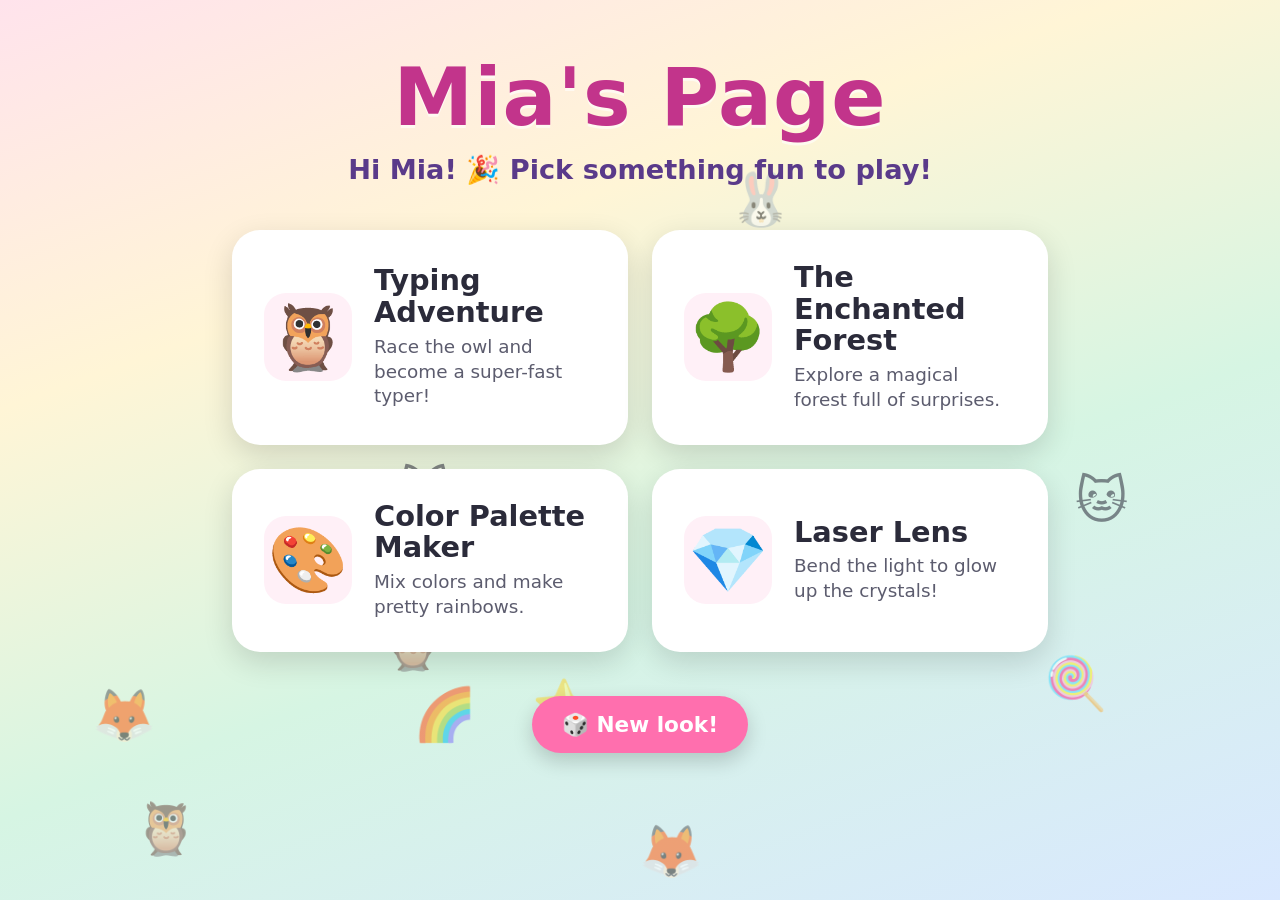
<file: projects/mias_page.html>
<!DOCTYPE html>
<html lang="en">
<head>
  <meta charset="UTF-8" />
  <meta name="viewport" content="width=device-width, initial-scale=1.0" />
  <meta name="robots" content="noindex" />
  <title>Mia's Page ✨</title>
  <style>
    * { box-sizing: border-box; }

    html, body { margin: 0; padding: 0; }

    body {
      font-family: 'Comic Sans MS', 'Chalkboard SE', 'Segoe UI', system-ui, -apple-system, sans-serif;
      min-height: 100vh;
      color: var(--card-text);
      background: var(--bg);
      background-attachment: fixed;
      transition: background 0.6s ease;
      overflow-x: hidden;
      -webkit-tap-highlight-color: transparent;
    }

    /* ---------- Themes (chosen at random on each visit) ---------- */
    body.theme-rainbow {
      --bg: linear-gradient(160deg, #ffe3ec 0%, #fff5d6 30%, #d6f5e3 60%, #d9e8ff 100%);
      --title: #c2348b;
      --greeting: #5a3a8a;
      --accent: #ff6fae;
      --tag-bg: #fff0f7;
      --tag-text: #c2348b;
    }
    body.theme-forest {
      --bg: linear-gradient(160deg, #e7f6e1 0%, #d6efe0 45%, #e6def7 100%);
      --title: #2f7d4f;
      --greeting: #5a3a8a;
      --accent: #4caf73;
      --tag-bg: #eafaf0;
      --tag-text: #2f7d4f;
    }
    body.theme-sea {
      --bg: linear-gradient(160deg, #d4f3f4 0%, #c7eef0 40%, #ffe3d6 100%);
      --title: #0d7a86;
      --greeting: #c2562f;
      --accent: #18a0ad;
      --tag-bg: #e3f8f9;
      --tag-text: #0d7a86;
    }
    body.theme-space {
      --bg: linear-gradient(170deg, #1b1b3a 0%, #2b2b6b 50%, #3a2a66 100%);
      --title: #ffe27a;
      --greeting: #bfe0ff;
      --accent: #7c5cff;
      --tag-bg: rgba(255,255,255,0.14);
      --tag-text: #ffe27a;
    }

    /* shared card text colors stay dark for readability on white cards */
    body { --card-bg: #ffffff; --card-text: #2b2b3a; --card-desc: #5c5c6e; }

    /* ---------- Floating background decorations ---------- */
    #decor { position: fixed; inset: 0; pointer-events: none; z-index: 0; overflow: hidden; }
    .float {
      position: absolute;
      font-size: clamp(1.8rem, 6vw, 3.2rem);
      opacity: 0.55;
      animation: bob var(--dur, 6s) ease-in-out infinite;
      animation-delay: var(--delay, 0s);
      will-change: transform;
    }
    @keyframes bob {
      0%, 100% { transform: translateY(0) rotate(-6deg); }
      50%      { transform: translateY(-22px) rotate(6deg); }
    }

    /* ---------- Layout ---------- */
    .wrap {
      position: relative;
      z-index: 1;
      max-width: 880px;
      margin: 0 auto;
      padding: clamp(24px, 6vw, 56px) clamp(16px, 5vw, 32px) 64px;
    }

    header { text-align: center; margin-bottom: clamp(24px, 5vw, 44px); }

    h1 {
      font-size: clamp(2.6rem, 11vw, 5rem);
      margin: 0;
      color: var(--title);
      line-height: 1.05;
      text-shadow: 0 3px 0 rgba(255,255,255,0.6);
      letter-spacing: 1px;
    }
    .greeting {
      font-size: clamp(1.2rem, 4.5vw, 1.7rem);
      color: var(--greeting);
      margin: 14px 0 0;
      font-weight: bold;
    }

    /* ---------- Cards grid ---------- */
    .cards {
      display: grid;
      grid-template-columns: 1fr;
      gap: clamp(16px, 4vw, 24px);
    }
    @media (min-width: 620px) {
      .cards { grid-template-columns: 1fr 1fr; }
    }

    .card {
      display: flex;
      align-items: center;
      gap: clamp(14px, 4vw, 22px);
      background: var(--card-bg);
      color: var(--card-text);
      text-decoration: none;
      border-radius: 28px;
      padding: clamp(20px, 5vw, 28px);
      min-height: 128px;
      box-shadow: 0 10px 30px rgba(0,0,0,0.14);
      border: 4px solid transparent;
      transition: transform 0.15s ease, box-shadow 0.15s ease, border-color 0.15s ease;
    }
    .card:hover, .card:focus-visible {
      transform: translateY(-4px) scale(1.02);
      box-shadow: 0 16px 40px rgba(0,0,0,0.2);
      border-color: var(--accent);
      outline: none;
    }
    .card:active { transform: scale(0.97); }

    .card .emoji {
      font-size: clamp(2.8rem, 11vw, 4rem);
      flex-shrink: 0;
      width: clamp(64px, 18vw, 88px);
      height: clamp(64px, 18vw, 88px);
      display: grid;
      place-items: center;
      background: var(--tag-bg);
      border-radius: 22px;
    }
    .card .body { min-width: 0; }
    .card h2 {
      margin: 0 0 6px;
      font-size: clamp(1.4rem, 5.5vw, 1.8rem);
      color: var(--card-text);
      line-height: 1.1;
    }
    .card p {
      margin: 0;
      font-size: clamp(1rem, 3.8vw, 1.15rem);
      color: var(--card-desc);
      line-height: 1.35;
    }

    /* ---------- Theme button + grown-up link ---------- */
    .footer-actions {
      margin-top: clamp(28px, 6vw, 44px);
      text-align: center;
    }
    #shuffle-theme {
      font-family: inherit;
      font-size: clamp(1.1rem, 4vw, 1.35rem);
      font-weight: bold;
      color: #fff;
      background: var(--accent);
      border: none;
      border-radius: 999px;
      padding: 16px 30px;
      min-height: 56px;
      cursor: pointer;
      box-shadow: 0 8px 20px rgba(0,0,0,0.18);
      transition: transform 0.12s ease, filter 0.12s ease;
    }
    #shuffle-theme:hover { filter: brightness(1.06); }
    #shuffle-theme:active { transform: scale(0.95); }

    @media (prefers-reduced-motion: reduce) {
      .float { animation: none; }
      .card { transition: none; }
    }
  </style>
</head>
<body>
  <div id="decor" aria-hidden="true"></div>

  <main class="wrap">
    <header>
      <h1>Mia's Page</h1>
      <p class="greeting">Hi Mia! 🎉 Pick something fun to play!</p>
    </header>

    <div class="cards">
      <a class="card" href="typing_game.html">
        <span class="emoji">🦉</span>
        <span class="body">
          <h2>Typing Adventure</h2>
          <p>Race the owl and become a super-fast typer!</p>
        </span>
      </a>

      <a class="card" href="enchanted_forest.html">
        <span class="emoji">🌳</span>
        <span class="body">
          <h2>The Enchanted Forest</h2>
          <p>Explore a magical forest full of surprises.</p>
        </span>
      </a>

      <a class="card" href="color_palette_generator.html">
        <span class="emoji">🎨</span>
        <span class="body">
          <h2>Color Palette Maker</h2>
          <p>Mix colors and make pretty rainbows.</p>
        </span>
      </a>

      <a class="card" href="laser_lens/index.html">
        <span class="emoji">💎</span>
        <span class="body">
          <h2>Laser Lens</h2>
          <p>Bend the light to glow up the crystals!</p>
        </span>
      </a>
    </div>

    <div class="footer-actions">
      <button id="shuffle-theme" type="button">🎲 New look!</button>
    </div>
  </main>

  <script>
    const THEMES = {
      'theme-rainbow': ['🌈', '🦊', '🐱', '🦉', '⭐', '🍭', '🎈', '🐰'],
      'theme-forest':  ['🌳', '🍄', '🦌', '🦋', '✨', '🌿', '🐿️', '🌼'],
      'theme-sea':     ['🐙', '🐠', '🐡', '🫧', '🐚', '⭐', '🦀', '🐬'],
      'theme-space':   ['🚀', '🪐', '⭐', '🌙', '👽', '☄️', '✨', '🛸'],
    };
    const NAMES = Object.keys(THEMES);

    function scatterDecor(themeName) {
      const decor = document.getElementById('decor');
      decor.innerHTML = '';
      const emojis = THEMES[themeName];
      const count = window.innerWidth < 620 ? 7 : 12;
      for (let i = 0; i < count; i++) {
        const span = document.createElement('span');
        span.className = 'float';
        span.textContent = emojis[i % emojis.length];
        span.style.left = Math.random() * 92 + 'vw';
        span.style.top = Math.random() * 92 + 'vh';
        span.style.setProperty('--dur', (4 + Math.random() * 5).toFixed(1) + 's');
        span.style.setProperty('--delay', (Math.random() * 4).toFixed(1) + 's');
        decor.appendChild(span);
      }
    }

    function applyTheme(themeName) {
      NAMES.forEach(n => document.body.classList.remove(n));
      document.body.classList.add(themeName);
      scatterDecor(themeName);
    }

    // Random theme on every visit.
    let currentTheme = NAMES[Math.floor(Math.random() * NAMES.length)];
    applyTheme(currentTheme);

    // "New look!" picks a different theme than the current one.
    document.getElementById('shuffle-theme').addEventListener('click', () => {
      const others = NAMES.filter(n => n !== currentTheme);
      currentTheme = others[Math.floor(Math.random() * others.length)];
      applyTheme(currentTheme);
    });
  </script>
</body>
</html>
</file>
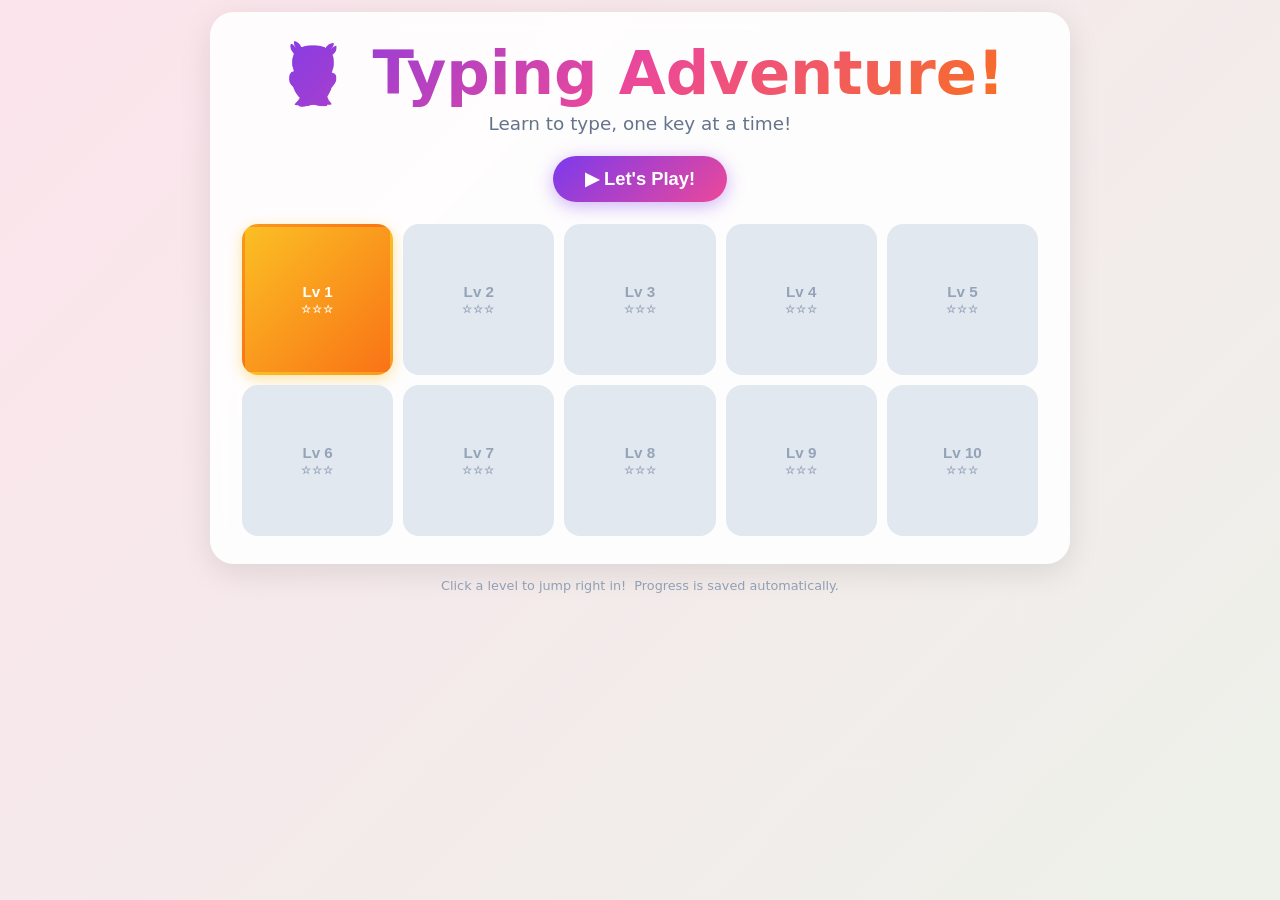
<file: projects/typing_game.html>
<!DOCTYPE html>
<html lang="en">
<head>
<meta charset="UTF-8">
<meta name="viewport" content="width=device-width, initial-scale=1">
<title>🦉 Typing Adventure!</title>
<style>
:root {
  --lp: #c084fc; --lr: #60a5fa; --lm: #4ade80; --li: #facc15;
  --ri: #fb923c; --rm: #2dd4bf; --rr: #f472b6; --rp: #a78bfa; --th: #94a3b8;
}
* { box-sizing: border-box; margin: 0; padding: 0; }

body {
  font-family: 'Segoe UI', 'Comic Sans MS', system-ui, sans-serif;
  min-height: 100vh;
  background: linear-gradient(135deg, #fce4ec 0%, #e8f5e9 33%, #e3f2fd 66%, #fff9c4 100%);
  background-size: 400% 400%;
  animation: bgShift 12s ease infinite;
  display: flex;
  align-items: flex-start;
  justify-content: center;
  padding: 12px;
  overflow-x: hidden;
}
@keyframes bgShift {
  0%,100% { background-position: 0% 50%; }
  50%      { background-position: 100% 50%; }
}

.screen {
  width: 100%;
  max-width: 860px;
  display: flex;
  flex-direction: column;
  align-items: center;
  gap: 14px;
}
.hidden { display: none !important; }

/* ── CARD ── */
.card {
  background: rgba(255,255,255,0.88);
  backdrop-filter: blur(10px);
  border-radius: 24px;
  padding: 28px 32px;
  box-shadow: 0 8px 32px rgba(0,0,0,0.10);
  width: 100%;
  text-align: center;
}

/* ── BUTTONS ── */
.btn {
  display: inline-flex; align-items: center; gap: 6px;
  padding: 12px 32px;
  border-radius: 50px; border: none;
  font-size: 1.15rem; font-weight: 700; cursor: pointer;
  transition: transform 0.1s, box-shadow 0.15s;
}
.btn:active { transform: scale(0.95) !important; }
.btn-primary {
  background: linear-gradient(135deg, #7c3aed, #ec4899);
  color: white;
  box-shadow: 0 4px 18px rgba(124,58,237,0.38);
}
.btn-primary:hover { transform: translateY(-2px); box-shadow: 0 8px 26px rgba(124,58,237,0.5); }
.btn-green {
  background: linear-gradient(135deg, #10b981, #0ea5e9);
  color: white;
  box-shadow: 0 4px 16px rgba(16,185,129,0.35);
}
.btn-green:hover { transform: translateY(-2px); }
.btn-gray { background: #e2e8f0; color: #475569; }
.btn-row { display: flex; gap: 10px; justify-content: center; flex-wrap: wrap; }

/* ── TITLE ── */
#title-heading {
  font-size: clamp(2.4rem, 7vw, 3.8rem);
  font-weight: 900;
  background: linear-gradient(135deg, #7c3aed, #ec4899, #f97316);
  -webkit-background-clip: text; -webkit-text-fill-color: transparent;
  background-clip: text;
  line-height: 1.1; margin-bottom: 6px;
}
.subtitle { font-size: 1.15rem; color: #64748b; margin-bottom: 22px; }

/* ── LEVEL GRID ── */
.level-grid {
  display: grid;
  grid-template-columns: repeat(5, 1fr);
  gap: 10px;
  margin-top: 22px;
}
.level-btn {
  aspect-ratio: 1; border-radius: 16px; border: 3px solid transparent;
  font-size: 0.95rem; font-weight: 700; cursor: pointer;
  transition: transform 0.15s;
  display: flex; flex-direction: column; align-items: center; justify-content: center; gap: 3px;
  padding: 6px 4px;
}
.level-btn.unlocked {
  background: linear-gradient(135deg, #fbbf24, #f97316);
  color: white;
  box-shadow: 0 4px 14px rgba(251,191,36,0.42);
}
.level-btn.unlocked:hover { transform: scale(1.08); }
.level-btn.locked { background: #e2e8f0; color: #94a3b8; cursor: not-allowed; }
.level-btn .star-row { font-size: 0.68rem; letter-spacing: 1px; }

/* ── GAME HEADER ── */
#game-topbar {
  display: flex; align-items: center; gap: 10px; width: 100%;
}
.level-chip {
  font-size: 0.9rem; font-weight: 700; color: #7c3aed;
  background: #f3e8ff; padding: 6px 16px; border-radius: 20px;
  white-space: nowrap;
}

/* ── PROGRESS BUBBLES ── */
.bubbles { display: flex; gap: 5px; flex-wrap: wrap; }
.bubble {
  width: 26px; height: 26px; border-radius: 50%;
  background: #e2e8f0; border: 2px solid #cbd5e1;
  font-size: 0.75rem; display: flex; align-items: center; justify-content: center;
  transition: all 0.25s;
}
.bubble.done {
  background: #22c55e; border-color: #16a34a; color: white;
  animation: popIn 0.35s cubic-bezier(0.34,1.56,0.64,1);
}
@keyframes popIn { 0% { transform: scale(0); } 100% { transform: scale(1); } }

/* ── MASCOT ── */
#mascot {
  font-size: 3.6rem; display: block; user-select: none;
  transition: transform 0.2s; flex-shrink: 0;
}
#mascot.happy { animation: mascotHappy 0.45s ease; }
#mascot.sad   { animation: mascotSad 0.4s ease; }
@keyframes mascotHappy {
  0%   { transform: scale(1) rotate(0); }
  40%  { transform: scale(1.3) rotate(12deg); }
  100% { transform: scale(1) rotate(0); }
}
@keyframes mascotSad {
  0%,100% { transform: translateX(0); }
  25%     { transform: translateX(-9px); }
  75%     { transform: translateX(9px); }
}

/* ── TARGET DISPLAY ── */
#target-display {
  font-size: clamp(2.4rem, 7vw, 4rem);
  font-weight: 900; letter-spacing: 5px;
  min-height: 72px;
  display: flex; align-items: center; justify-content: center; flex-wrap: wrap; gap: 2px;
  padding: 12px 16px;
}
#target-display.shake { animation: shake 0.4s ease; }
@keyframes shake {
  0%,100% { transform: translateX(0); }
  20%     { transform: translateX(-12px); }
  40%     { transform: translateX(12px); }
  60%     { transform: translateX(-9px); }
  80%     { transform: translateX(9px); }
}
.ch-typed   { color: #22c55e; }
.ch-current {
  color: #7c3aed; text-decoration: underline; text-underline-offset: 5px;
  animation: cursorBlink 0.8s ease infinite;
}
@keyframes cursorBlink { 0%,100% { opacity: 1; } 50% { opacity: 0.35; } }
.ch-pending { color: #94a3b8; }

/* ── HINT LINE ── */
#hint-line {
  font-size: 0.95rem; color: #64748b; font-style: italic; margin-top: -4px; min-height: 22px;
}

/* ── KEYBOARD ── */
#keyboard {
  display: flex; flex-direction: column; align-items: center; gap: 5px;
  width: 100%;
}
.key-row { display: flex; gap: 4px; }

.key {
  border-radius: 10px;
  font-size: 0.82rem; font-weight: 700; cursor: default; user-select: none;
  display: flex; align-items: center; justify-content: center;
  border: 2px solid rgba(0,0,0,0.13);
  width: 50px; height: 46px;
  text-transform: uppercase;
  transition: transform 0.1s, box-shadow 0.1s;
  box-shadow: 0 3px 0 rgba(0,0,0,0.14);
  position: relative;
}
.key.key-wide  { width: 66px; }
.key.key-space { width: 220px; height: 42px; font-size: 0.75rem; }

/* finger colors */
.key.lp { background: #f3e8ff; color: #6b21a8; border-color: #c084fc; }
.key.lr { background: #dbeafe; color: #1e40af; border-color: #60a5fa; }
.key.lm { background: #dcfce7; color: #15803d; border-color: #4ade80; }
.key.li { background: #fef9c3; color: #713f12; border-color: #facc15; }
.key.ri { background: #ffedd5; color: #7c2d12; border-color: #fb923c; }
.key.rm { background: #ccfbf1; color: #0f766e; border-color: #2dd4bf; }
.key.rr { background: #fce7f3; color: #9d174d; border-color: #f472b6; }
.key.rp { background: #ede9fe; color: #4c1d95; border-color: #a78bfa; }
.key.th { background: #f1f5f9; color: #475569; border-color: #94a3b8; }

.key.target {
  transform: scale(1.18) translateY(-5px);
  box-shadow: 0 6px 20px rgba(0,0,0,0.22), 0 0 0 3px white, 0 0 0 5px currentColor;
  animation: keyPulse 0.65s ease infinite alternate;
  z-index: 5; font-size: 0.95rem;
}
@keyframes keyPulse {
  from { box-shadow: 0 6px 20px rgba(0,0,0,0.22), 0 0 0 3px white, 0 0 0 5px currentColor; }
  to   { box-shadow: 0 8px 28px rgba(0,0,0,0.3),  0 0 0 3px white, 0 0 0 9px currentColor; }
}
.key.pressed {
  transform: translateY(2px) !important;
  box-shadow: 0 1px 0 rgba(0,0,0,0.14) !important;
  animation: none !important;
}

/* ── FINGER LEGEND ── */
.legend {
  display: flex; flex-wrap: wrap; gap: 6px 14px; justify-content: center; margin-top: 6px;
}
.legend-item { display: flex; align-items: center; gap: 4px; font-size: 0.68rem; color: #64748b; }
.legend-dot  { width: 11px; height: 11px; border-radius: 50%; flex-shrink: 0; }

/* ── PARTICLES ── */
.particle {
  position: fixed; pointer-events: none; font-size: 1.3rem; z-index: 9999;
  animation: particleFly 0.75s ease forwards;
}
@keyframes particleFly {
  0%   { transform: translate(0,0) scale(1); opacity: 1; }
  100% { transform: translate(var(--dx), var(--dy)) scale(0); opacity: 0; }
}

/* ── COMPLETE SCREEN ── */
#complete-emoji { font-size: 3.2rem; margin-bottom: 6px; }
#complete-msg   { font-size: 1.6rem; font-weight: 800; color: #7c3aed; margin-bottom: 4px; }
#complete-stars {
  font-size: 3rem; margin: 12px 0;
  display: block;
  animation: starPop 0.55s cubic-bezier(0.34,1.56,0.64,1);
}
@keyframes starPop { 0% { transform: scale(0); } 100% { transform: scale(1); } }
#complete-detail { color: #64748b; font-size: 1rem; margin-bottom: 22px; }

/* ── ERRORS BADGE ── */
#errors-badge {
  font-size: 0.88rem; color: #64748b;
}
#errors-badge span { color: #ef4444; font-weight: 700; }
</style>
</head>
<body>

<!-- ═══════════════════════════════════════════════════
     TITLE SCREEN
═══════════════════════════════════════════════════ -->
<div id="screen-title" class="screen">
  <div class="card">
    <div id="title-heading">🦉 Typing Adventure!</div>
    <div class="subtitle">Learn to type, one key at a time!</div>
    <button class="btn btn-primary" onclick="startLevel(currentLevel)">▶ Let's Play!</button>
    <div class="level-grid" id="level-grid"></div>
  </div>
  <div style="color:#94a3b8;font-size:0.8rem;text-align:center">
    Click a level to jump right in!&nbsp; Progress is saved automatically.
  </div>
</div>

<!-- ═══════════════════════════════════════════════════
     GAME SCREEN
═══════════════════════════════════════════════════ -->
<div id="screen-game" class="screen hidden">

  <!-- top bar -->
  <div id="game-topbar">
    <button class="btn btn-gray" style="padding:7px 18px;font-size:0.88rem" onclick="goHome()">🏠 Home</button>
    <div class="level-chip" id="level-chip">Level 1</div>
    <div style="flex:1"></div>
    <div class="bubbles" id="bubbles"></div>
  </div>

  <!-- target + mascot -->
  <div class="card" style="padding:20px 24px">
    <div style="font-size:0.88rem;color:#7c3aed;font-weight:700;margin-bottom:6px" id="level-hint-title"></div>
    <div style="display:flex;align-items:center;justify-content:center;gap:18px">
      <span id="mascot">🦉</span>
      <div id="target-display"></div>
    </div>
    <div id="hint-line"></div>
  </div>

  <!-- keyboard -->
  <div class="card" style="padding:16px 20px">
    <div id="keyboard"></div>
    <div class="legend" id="legend"></div>
  </div>

  <div id="errors-badge">Mistakes this level: <span id="err-count">0</span></div>
</div>

<!-- ═══════════════════════════════════════════════════
     LEVEL COMPLETE SCREEN
═══════════════════════════════════════════════════ -->
<div id="screen-complete" class="screen hidden">
  <div class="card">
    <div id="complete-emoji">🎉</div>
    <div id="complete-msg">Level Complete!</div>
    <div id="complete-stars"></div>
    <div id="complete-detail"></div>
    <div class="btn-row">
      <button class="btn btn-primary" id="btn-next" onclick="nextLevel()">Next Level →</button>
      <button class="btn btn-green" onclick="replayLevel()">↩ Try Again</button>
      <button class="btn btn-gray"  onclick="goHome()">🏠 Home</button>
    </div>
  </div>
</div>

<script>
// ═══════════════════════════════════════════════════
// DATA
// ═══════════════════════════════════════════════════

const FINGER_MAP = {
  q:'lp', a:'lp', z:'lp',
  w:'lr', s:'lr', x:'lr',
  e:'lm', d:'lm', c:'lm',
  r:'li', f:'li', v:'li', t:'li', g:'li', b:'li',
  y:'ri', h:'ri', n:'ri', u:'ri', j:'ri', m:'ri',
  i:'rm', k:'rm',
  o:'rr', l:'rr',
  p:'rp',
  ' ':'th',
};

const FINGER_INFO = {
  lp:{ label:'Left Pinky',   color:'#c084fc' },
  lr:{ label:'Left Ring',    color:'#60a5fa' },
  lm:{ label:'Left Middle',  color:'#4ade80' },
  li:{ label:'Left Index',   color:'#facc15' },
  ri:{ label:'Right Index',  color:'#fb923c' },
  rm:{ label:'Right Middle', color:'#2dd4bf' },
  rr:{ label:'Right Ring',   color:'#f472b6' },
  rp:{ label:'Right Pinky',  color:'#a78bfa' },
  th:{ label:'Thumbs',       color:'#94a3b8' },
};

// Keyboard layout rows
const KB_ROWS = [
  ['q','w','e','r','t','y','u','i','o','p'],
  ['a','s','d','f','g','h','j','k','l'],
  ['z','x','c','v','b','n','m'],
  [' '],
];

function shuffle(arr) {
  for (let i = arr.length - 1; i > 0; i--) {
    const j = Math.floor(Math.random() * (i + 1));
    [arr[i], arr[j]] = [arr[j], arr[i]];
  }
  return arr;
}

function makeLetterItems(pool, count = 16) {
  return Array.from({ length: count }, () => pool[Math.floor(Math.random() * pool.length)]);
}

const LEVELS = [
  {
    id: 1,
    title: 'Home Row — Left & Right',
    hint: '🏠 Rest your fingers: A S D F (left) and J K L (right)',
    pool: ['a','s','d','f','j','k','l'],
    type: 'letters',
    needed: 10,
  },
  {
    id: 2,
    title: 'Complete the Home Row!',
    hint: '🖐 Stretch your index fingers inward to reach G and H',
    pool: ['a','s','d','f','g','h','j','k','l'],
    type: 'letters',
    needed: 10,
  },
  {
    id: 3,
    title: 'Reach Up — E and I',
    hint: '☝️ Middle fingers reach up one row for E and I',
    pool: ['a','s','d','e','f','g','h','i','j','k','l'],
    type: 'letters',
    needed: 10,
  },
  {
    id: 4,
    title: 'Ring Fingers Up — R and U',
    hint: '💍 Ring fingers reach up for R and U',
    pool: ['a','d','e','f','g','h','i','j','k','l','r','s','u'],
    type: 'letters',
    needed: 10,
  },
  {
    id: 5,
    title: 'Center Top — T and Y',
    hint: '🎯 Stretch your index fingers up-center for T and Y',
    pool: ['a','d','e','f','g','h','i','j','k','l','r','s','t','u','y'],
    type: 'letters',
    needed: 10,
  },
  {
    id: 6,
    title: 'Outer Top — O and W',
    hint: '🌊 Ring fingers handle O (right) and W (left) — above home',
    pool: ['a','d','e','f','g','h','i','j','k','l','o','r','s','t','u','w','y'],
    type: 'letters',
    needed: 10,
  },
  {
    id: 7,
    title: 'Bottom Row — C, N, M',
    hint: '👇 Reach down to the bottom row for C, N, and M',
    pool: ['a','c','d','e','f','g','h','i','j','k','l','m','n','o','r','s','t','u','w','y'],
    type: 'letters',
    needed: 10,
  },
  {
    id: 8,
    title: 'All Letters!',
    hint: '🎊 Every letter is unlocked — you know them all!',
    pool: 'abcdefghijklmnopqrstuvwxyz'.split(''),
    type: 'letters',
    needed: 12,
  },
  {
    id: 9,
    title: 'Real Words!',
    hint: '📖 Type the whole word — each letter in order!',
    type: 'words',
    words: ['dog','cat','fun','run','ask','lid','jam','fox','big','cup','pen','win','zip',
            'bed','fit','hop','log','map','net','owl','hug','mud','sky','bay','gem'],
    needed: 10,
  },
  {
    id: 10,
    title: 'Full Sentences!',
    hint: '✏️ Type every word and press SPACE between them',
    type: 'sentences',
    sentences: [
      'the dog ran fast',
      'i like my cat',
      'she can run and jump',
      'the big red fox',
      'my owl is fun',
      'we can all win',
      'the cup is hot',
      'he got a new pen',
      'let us fly a kite',
      'the sun is big and bright',
    ],
    needed: 6,
  },
];

function levelItems(lv) {
  if (lv.type === 'letters') return makeLetterItems(lv.pool, 18);
  if (lv.type === 'words') { const w = shuffle([...lv.words]); return w.slice(0, 14); }
  if (lv.type === 'sentences') { const s = shuffle([...lv.sentences]); return s.slice(0, 8); }
  return [];
}

// ═══════════════════════════════════════════════════
// PROGRESS
// ═══════════════════════════════════════════════════

let progress = (() => {
  try { const r = localStorage.getItem('typingAdv_v2'); if (r) return JSON.parse(r); } catch(e) {}
  return { stars: {} };
})();

function saveProgress() {
  try { localStorage.setItem('typingAdv_v2', JSON.stringify(progress)); } catch(e) {}
}

function isUnlocked(idx) {
  return idx === 0 || (progress.stars[idx - 1] || 0) >= 1;
}

let currentLevel = (() => {
  for (let i = 0; i < LEVELS.length; i++) if (!progress.stars[i]) return i;
  return LEVELS.length - 1;
})();

// ═══════════════════════════════════════════════════
// AUDIO
// ═══════════════════════════════════════════════════

let audioCtx = null;
function getAudio() {
  if (!audioCtx) audioCtx = new (window.AudioContext || window.webkitAudioContext)();
  return audioCtx;
}
function tone(freq, dur = 0.12, type = 'sine', vol = 0.18) {
  try {
    const ctx = getAudio();
    const osc = ctx.createOscillator();
    const g   = ctx.createGain();
    osc.connect(g); g.connect(ctx.destination);
    osc.type = type; osc.frequency.value = freq;
    g.gain.setValueAtTime(vol, ctx.currentTime);
    g.gain.exponentialRampToValueAtTime(0.001, ctx.currentTime + dur);
    osc.start(); osc.stop(ctx.currentTime + dur);
  } catch(e) {}
}
const sndCorrect  = () => tone(523, 0.1,  'sine',     0.14);
const sndError    = () => tone(160, 0.15, 'sawtooth', 0.09);
const sndComplete = () => { [523,659,784,1047].forEach((f,i) => setTimeout(() => tone(f,0.2,'sine',0.18), i*130)); };

// ═══════════════════════════════════════════════════
// SCREEN MANAGEMENT
// ═══════════════════════════════════════════════════

function show(id) {
  ['screen-title','screen-game','screen-complete'].forEach(s =>
    document.getElementById(s).classList.toggle('hidden', s !== id)
  );
  if (id === 'screen-game') document.getElementById('keyboard').focus?.();
}

function goHome() {
  renderLevelGrid();
  show('screen-title');
}

// ═══════════════════════════════════════════════════
// TITLE
// ═══════════════════════════════════════════════════

function renderLevelGrid() {
  const grid = document.getElementById('level-grid');
  grid.innerHTML = '';
  LEVELS.forEach((lv, i) => {
    const btn = document.createElement('button');
    const unlocked = isUnlocked(i);
    btn.className = 'level-btn ' + (unlocked ? 'unlocked' : 'locked');
    const s = progress.stars[i] || 0;
    btn.innerHTML = `<span>Lv ${i+1}</span><span class="star-row">${'⭐'.repeat(s)}${'☆'.repeat(3-s)}</span>`;
    btn.title = lv.title;
    if (unlocked) btn.onclick = () => startLevel(i);
    grid.appendChild(btn);
  });
}

// ═══════════════════════════════════════════════════
// GAME STATE
// ═══════════════════════════════════════════════════

let G = {};   // game state

function startLevel(idx) {
  const lv = LEVELS[idx];
  G = {
    levelIdx:       idx,
    items:          levelItems(lv),
    itemIdx:        0,
    charIdx:        0,
    errors:         0,
    completedCount: 0,
  };
  currentLevel = idx;

  document.getElementById('level-chip').textContent   = `Level ${idx+1}: ${lv.title}`;
  document.getElementById('level-hint-title').textContent = lv.hint;
  document.getElementById('err-count').textContent    = '0';

  renderBubbles();
  renderTarget();
  renderKeyboard();
  renderLegend();
  show('screen-game');
}

// ═══════════════════════════════════════════════════
// RENDERING
// ═══════════════════════════════════════════════════

function renderBubbles() {
  const lv   = LEVELS[G.levelIdx];
  const cont = document.getElementById('bubbles');
  cont.innerHTML = '';
  for (let i = 0; i < lv.needed; i++) {
    const b = document.createElement('div');
    b.className = 'bubble' + (i < G.completedCount ? ' done' : '');
    b.textContent = i < G.completedCount ? '✓' : '';
    cont.appendChild(b);
  }
}

function curItem() { return G.items[G.itemIdx] || ''; }
function curChar() { return curItem()[G.charIdx] || ''; }

function renderTarget() {
  const el   = document.getElementById('target-display');
  const item = curItem();
  el.innerHTML = '';

  for (let i = 0; i < item.length; i++) {
    const span = document.createElement('span');
    const ch   = item[i] === ' ' ? '␣' : item[i];
    span.textContent = ch;
    span.className = i < G.charIdx ? 'ch-typed' : i === G.charIdx ? 'ch-current' : 'ch-pending';
    el.appendChild(span);
  }

  const hint = document.getElementById('hint-line');
  const tKey = curChar();
  if (tKey === ' ') {
    hint.textContent = '👇 Press the SPACE BAR with your thumb!';
  } else if (tKey) {
    const f = FINGER_MAP[tKey];
    hint.textContent = f ? `👆 Use your ${FINGER_INFO[f].label} for "${tKey.toUpperCase()}"` : '';
  } else {
    hint.textContent = '';
  }
}

function renderKeyboard() {
  const kb    = document.getElementById('keyboard');
  const tKey  = curChar();
  kb.innerHTML = '';

  KB_ROWS.forEach(row => {
    const rowEl = document.createElement('div');
    rowEl.className = 'key-row';
    row.forEach(k => {
      const el = document.createElement('div');
      const fc = FINGER_MAP[k] || 'th';
      let cls = `key ${fc}`;
      if (k === tKey)   cls += ' target';
      if (k === ' ')    cls += ' key-space';
      el.className = cls;
      el.textContent = k === ' ' ? 'SPACE' : k.toUpperCase();
      rowEl.appendChild(el);
    });
    kb.appendChild(rowEl);
  });
}

function renderLegend() {
  const leg = document.getElementById('legend');
  leg.innerHTML = '';
  Object.entries(FINGER_INFO).forEach(([key, val]) => {
    const item = document.createElement('div');
    item.className = 'legend-item';
    item.innerHTML = `<div class="legend-dot" style="background:${val.color}"></div>${val.label}`;
    leg.appendChild(item);
  });
}

// ═══════════════════════════════════════════════════
// KEYPRESS HANDLER
// ═══════════════════════════════════════════════════

document.addEventListener('keydown', e => {
  if (document.getElementById('screen-game').classList.contains('hidden')) return;
  if (e.ctrlKey || e.metaKey || e.altKey) return;

  const key = e.key === ' ' ? ' ' : (e.key.length === 1 ? e.key.toLowerCase() : null);
  if (!key) return;
  e.preventDefault();

  const expected = curChar();
  if (!expected) return;

  flashKey(key);

  if (key === expected) {
    sndCorrect();
    burstParticles();
    triggerMascot('happy');
    G.charIdx++;

    if (G.charIdx >= curItem().length) {
      // item complete
      G.completedCount++;
      G.charIdx = 0;
      G.itemIdx++;
      renderBubbles();

      const lv = LEVELS[G.levelIdx];
      if (G.completedCount >= lv.needed) {
        setTimeout(completeLevel, 350);
        return;
      }

      if (G.itemIdx >= G.items.length) {
        G.items  = levelItems(lv);
        G.itemIdx = 0;
      }
    }

    renderTarget();
    renderKeyboard();
  } else {
    sndError();
    triggerMascot('sad');
    G.errors++;
    document.getElementById('err-count').textContent = G.errors;

    const disp = document.getElementById('target-display');
    disp.classList.remove('shake');
    void disp.offsetWidth;
    disp.classList.add('shake');
  }
});

// ═══════════════════════════════════════════════════
// HELPERS
// ═══════════════════════════════════════════════════

function flashKey(key) {
  document.querySelectorAll('.key').forEach(el => {
    const match = key === ' ' ? el.classList.contains('key-space')
                              : el.textContent.toLowerCase() === key;
    if (match) {
      el.classList.add('pressed');
      setTimeout(() => el.classList.remove('pressed'), 130);
    }
  });
}

function triggerMascot(mood) {
  const m = document.getElementById('mascot');
  m.classList.remove('happy','sad');
  void m.offsetWidth;
  m.classList.add(mood);
  m.textContent = mood === 'happy' ? '🦉' : '😬';
  setTimeout(() => { m.textContent = '🦉'; m.classList.remove('happy','sad'); }, 550);
}

function burstParticles() {
  const emojis = ['⭐','✨','🌟','💫','🎉'];
  for (let i = 0; i < 6; i++) {
    const p = document.createElement('div');
    p.className = 'particle';
    p.textContent = emojis[Math.floor(Math.random() * emojis.length)];
    const angle = Math.random() * Math.PI * 2;
    const dist  = 60 + Math.random() * 90;
    p.style.setProperty('--dx', `${Math.cos(angle)*dist}px`);
    p.style.setProperty('--dy', `${Math.sin(angle)*dist - 55}px`);
    p.style.left = (window.innerWidth/2  + (Math.random()-0.5)*220) + 'px';
    p.style.top  = (window.innerHeight/2 + (Math.random()-0.5)*120) + 'px';
    document.body.appendChild(p);
    setTimeout(() => p.remove(), 800);
  }
}

// ═══════════════════════════════════════════════════
// LEVEL COMPLETE
// ═══════════════════════════════════════════════════

function completeLevel() {
  const lv        = LEVELS[G.levelIdx];
  const totalKeys = G.items.slice(0, G.itemIdx).reduce((a,s)=>a+s.length,0) || 1;
  const errorRate = G.errors / Math.max(1, totalKeys + G.errors);

  let stars = 1;
  if      (G.errors === 0)    stars = 3;
  else if (errorRate < 0.10)  stars = 2;

  const prev = progress.stars[G.levelIdx] || 0;
  if (stars > prev) { progress.stars[G.levelIdx] = stars; saveProgress(); }

  sndComplete();

  // complete screen
  const msgs = ['Amazing! 🎉','Fantastic! 🌟','You Rock! 🦉','Superstar! ✨','Awesome! 🏆'];
  document.getElementById('complete-emoji').textContent = stars === 3 ? '🏆' : '🎉';
  document.getElementById('complete-msg').textContent   = msgs[Math.floor(Math.random()*msgs.length)];

  const starEl = document.getElementById('complete-stars');
  starEl.textContent = '⭐'.repeat(stars) + '☆'.repeat(3-stars);
  starEl.style.animation = 'none';
  void starEl.offsetWidth;
  starEl.style.animation = '';

  document.getElementById('complete-detail').textContent =
    G.errors === 0
      ? '🎯 Perfect — zero mistakes! Incredible!'
      : `${G.errors} mistake${G.errors===1?'':'s'} · ${stars} star${stars===1?'':'s'} earned`;

  const hasNext = G.levelIdx + 1 < LEVELS.length && isUnlocked(G.levelIdx + 1);
  const btnNext = document.getElementById('btn-next');
  if (hasNext) {
    btnNext.style.display = '';
    btnNext.textContent = `Next Level (${G.levelIdx+2}) →`;
  } else if (G.levelIdx + 1 < LEVELS.length) {
    btnNext.style.display = '';
    btnNext.textContent = `Unlock Level ${G.levelIdx+2}! 🔓`;
  } else {
    btnNext.style.display = 'none';
    document.getElementById('complete-msg').textContent = '🏆 You finished ALL 10 levels!';
  }

  show('screen-complete');
}

function nextLevel() {
  const next = G.levelIdx + 1;
  if (next < LEVELS.length) startLevel(next);
  else goHome();
}

function replayLevel() { startLevel(G.levelIdx); }

// ═══════════════════════════════════════════════════
// BOOT
// ═══════════════════════════════════════════════════

renderLevelGrid();
show('screen-title');
</script>
</body>
</html>
</file>
<file: projects/laser_lens/src/style.css>
:root {
  --bg: #06080f;
  --panel: #0d1220;
  --panel-2: #131a2e;
  --panel-edge: #20283f;
  --grid-line: #1b2236;
  --cell: #0f1424;
  --cell-hi: #161d33;
  --text: #cdd6f4;
  --text-dim: #7b86a8;
  --accent: #36f1cd;
  --accent-2: #ff3d7f;
  --warn: #ffd166;
  --shadow: 0 6px 24px rgba(0, 0, 0, 0.45);
  font-family: "Segoe UI", system-ui, -apple-system, sans-serif;
}

* {
  box-sizing: border-box;
}

html,
body {
  margin: 0;
  height: 100%;
  background: radial-gradient(120% 120% at 50% 0%, #0a1020 0%, var(--bg) 60%);
  color: var(--text);
  overflow: hidden;
}

#app {
  height: 100%;
  display: flex;
  flex-direction: column;
  max-width: 1100px;
  margin: 0 auto;
  padding: 16px;
  gap: 12px;
}

/* ---- Title bar ---- */
#titlebar {
  display: grid;
  grid-template-columns: 1fr auto 1fr;
  align-items: center;
  padding: 10px 18px;
  background: linear-gradient(180deg, var(--panel-2), var(--panel));
  border: 1px solid var(--panel-edge);
  border-radius: 12px;
  box-shadow: var(--shadow);
}

.title-left {
  justify-self: start;
  font-weight: 700;
  letter-spacing: 0.12em;
  color: var(--text-dim);
  font-size: 13px;
}

.title-logo {
  margin: 0;
  font-size: 26px;
  font-weight: 800;
  letter-spacing: 0.04em;
  color: var(--accent-2);
  text-shadow: 0 0 14px rgba(255, 61, 127, 0.55);
}
.title-logo span {
  color: var(--accent);
  text-shadow: 0 0 14px rgba(54, 241, 205, 0.55);
}

.title-right {
  justify-self: end;
  display: flex;
  align-items: baseline;
  gap: 8px;
}
.score-label {
  color: var(--text-dim);
  letter-spacing: 0.12em;
  font-size: 12px;
  font-weight: 700;
}
#score-value {
  font-size: 20px;
  font-weight: 800;
  color: var(--warn);
  min-width: 2ch;
  text-align: right;
}

/* ---- Stage / canvas ---- */
#stage {
  position: relative;
  flex: 1;
  display: flex;
  align-items: center;
  justify-content: center;
  min-height: 0;
}

#field {
  display: block;
  border-radius: 14px;
  box-shadow: var(--shadow);
  touch-action: none;
}

#overlay {
  position: absolute;
  inset: 0;
  display: flex;
  align-items: center;
  justify-content: center;
  pointer-events: none;
}

.banner {
  pointer-events: auto;
  padding: 18px 28px;
  border-radius: 14px;
  background: rgba(13, 18, 32, 0.92);
  border: 1px solid var(--panel-edge);
  box-shadow: var(--shadow);
  text-align: center;
  animation: pop 0.28s cubic-bezier(0.2, 1.4, 0.4, 1);
}
.banner h2 {
  margin: 0 0 4px;
  color: var(--accent);
  text-shadow: 0 0 16px rgba(54, 241, 205, 0.6);
}
.banner p {
  margin: 0;
  color: var(--text-dim);
}

@keyframes pop {
  from {
    transform: scale(0.8);
    opacity: 0;
  }
  to {
    transform: scale(1);
    opacity: 1;
  }
}

/* ---- HUD ---- */
#hud {
  display: grid;
  grid-template-columns: 1fr auto;
  grid-template-areas:
    "inventory controls"
    "hint hint";
  align-items: center;
  gap: 10px 16px;
  padding: 12px 16px;
  background: linear-gradient(180deg, var(--panel-2), var(--panel));
  border: 1px solid var(--panel-edge);
  border-radius: 12px;
  box-shadow: var(--shadow);
}

#inventory {
  grid-area: inventory;
  display: flex;
  gap: 12px;
  flex-wrap: wrap;
  min-height: 64px;
  align-items: center;
}

.inv-slot {
  position: relative;
  width: 60px;
  height: 60px;
  border-radius: 10px;
  background: var(--cell);
  border: 1px solid var(--panel-edge);
  cursor: grab;
  display: grid;
  place-items: center;
  transition: transform 0.08s ease, border-color 0.12s ease,
    box-shadow 0.12s ease;
}
.inv-slot:hover {
  border-color: var(--accent);
  box-shadow: 0 0 12px rgba(54, 241, 205, 0.25);
}
.inv-slot:active {
  cursor: grabbing;
  transform: scale(0.96);
}
.inv-slot.empty {
  opacity: 0.35;
  cursor: default;
  pointer-events: none;
}
.inv-slot canvas {
  width: 44px;
  height: 44px;
}
.inv-count {
  position: absolute;
  right: -6px;
  bottom: -6px;
  min-width: 20px;
  height: 20px;
  padding: 0 5px;
  border-radius: 10px;
  background: var(--accent);
  color: #04120e;
  font-size: 12px;
  font-weight: 800;
  display: grid;
  place-items: center;
  box-shadow: 0 0 8px rgba(54, 241, 205, 0.5);
}

#hint {
  grid-area: hint;
  color: var(--text-dim);
  font-size: 13px;
  min-height: 18px;
}

#controls {
  grid-area: controls;
  display: flex;
  gap: 10px;
}

.btn {
  font-family: inherit;
  font-weight: 700;
  font-size: 15px;
  letter-spacing: 0.03em;
  padding: 12px 22px;
  border-radius: 10px;
  border: 1px solid transparent;
  cursor: pointer;
  transition: transform 0.08s ease, box-shadow 0.12s ease, filter 0.12s ease;
}
.btn:active {
  transform: translateY(1px) scale(0.99);
}
.btn:disabled {
  opacity: 0.4;
  cursor: default;
}
.btn-ghost {
  background: transparent;
  border-color: var(--panel-edge);
  color: var(--text-dim);
}
.btn-ghost:hover:not(:disabled) {
  color: var(--text);
  border-color: var(--text-dim);
}
.btn-fire {
  background: linear-gradient(180deg, #ff5b91, var(--accent-2));
  color: #fff;
  box-shadow: 0 0 18px rgba(255, 61, 127, 0.45);
}
.btn-fire:hover:not(:disabled) {
  filter: brightness(1.08);
  box-shadow: 0 0 26px rgba(255, 61, 127, 0.6);
}
.btn-next {
  background: linear-gradient(180deg, #54ffe0, var(--accent));
  color: #04120e;
  box-shadow: 0 0 18px rgba(54, 241, 205, 0.45);
}
.btn-next:hover:not(:disabled) {
  filter: brightness(1.08);
}

[hidden] {
  display: none !important;
}

/* ---- Narrow / portrait screens ---- */
/* Stack the HUD so the controls get a full-width row and can wrap; this keeps
   the "Next" button visible after a win instead of being clipped off-screen. */
@media (max-width: 600px) {
  #hud {
    grid-template-columns: 1fr;
    grid-template-areas:
      "inventory"
      "controls"
      "hint";
  }
  #controls {
    flex-wrap: wrap;
    justify-content: center;
  }
  .btn {
    padding: 12px 16px;
  }
}

/* ---- Main menu ---- */
#menu {
  position: absolute;
  inset: 0;
  z-index: 20;
  display: flex;
  flex-direction: column;
  align-items: center;
  justify-content: center;
  gap: 10px;
  background: radial-gradient(120% 120% at 50% 0%, #0a1020 0%, var(--bg) 70%);
  padding: 24px;
}

.menu-logo {
  margin: 0;
  font-size: clamp(40px, 8vw, 72px);
  font-weight: 800;
  letter-spacing: 0.03em;
  color: var(--accent-2);
  text-shadow: 0 0 24px rgba(255, 61, 127, 0.55);
}
.menu-logo span {
  color: var(--accent);
  text-shadow: 0 0 24px rgba(54, 241, 205, 0.55);
}
.menu-tagline {
  margin: 0 0 22px;
  color: var(--text-dim);
  font-size: 16px;
  letter-spacing: 0.04em;
}

#menu-packs {
  display: flex;
  gap: 20px;
  flex-wrap: wrap;
  justify-content: center;
}

.pack-card {
  width: 260px;
  padding: 22px 22px 20px;
  border-radius: 16px;
  background: linear-gradient(180deg, var(--panel-2), var(--panel));
  border: 1px solid var(--panel-edge);
  box-shadow: var(--shadow);
  cursor: pointer;
  text-align: left;
  transition: transform 0.12s ease, border-color 0.15s ease, box-shadow 0.15s ease;
  font-family: inherit;
  color: var(--text);
}
.pack-card:hover {
  transform: translateY(-4px);
  border-color: var(--accent);
  box-shadow: 0 10px 32px rgba(0, 0, 0, 0.5), 0 0 18px rgba(54, 241, 205, 0.2);
}
.pack-card .pack-name {
  font-size: 24px;
  font-weight: 800;
  margin-bottom: 6px;
  color: var(--accent);
}
.pack-card.is-campaign .pack-name {
  color: var(--accent-2);
}
.pack-card .pack-sub {
  font-size: 14px;
  color: var(--text-dim);
  line-height: 1.4;
  min-height: 40px;
}
.pack-card .pack-count {
  margin-top: 14px;
  font-size: 12px;
  font-weight: 700;
  letter-spacing: 0.1em;
  color: var(--text-dim);
  text-transform: uppercase;
}

.menu-foot {
  margin-top: 26px;
  color: var(--text-dim);
  font-size: 13px;
  opacity: 0.8;
}
</file>
